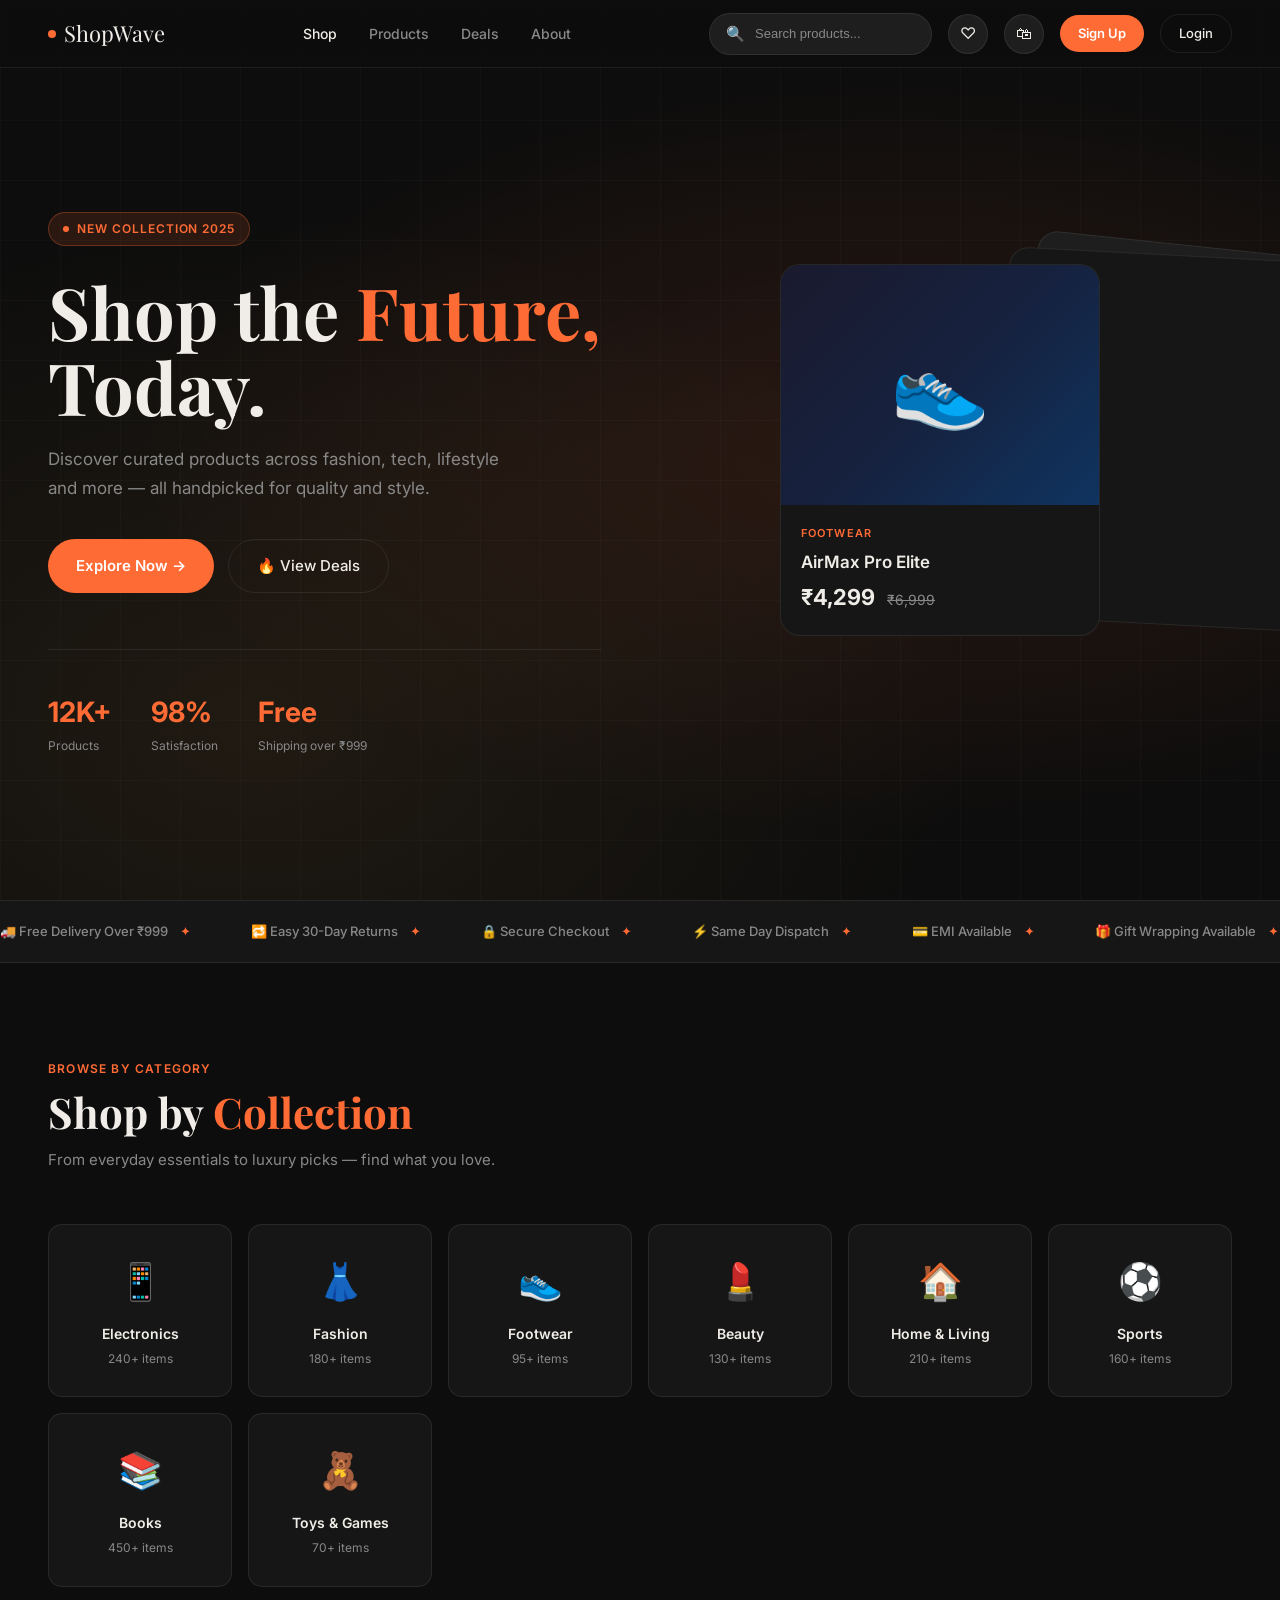
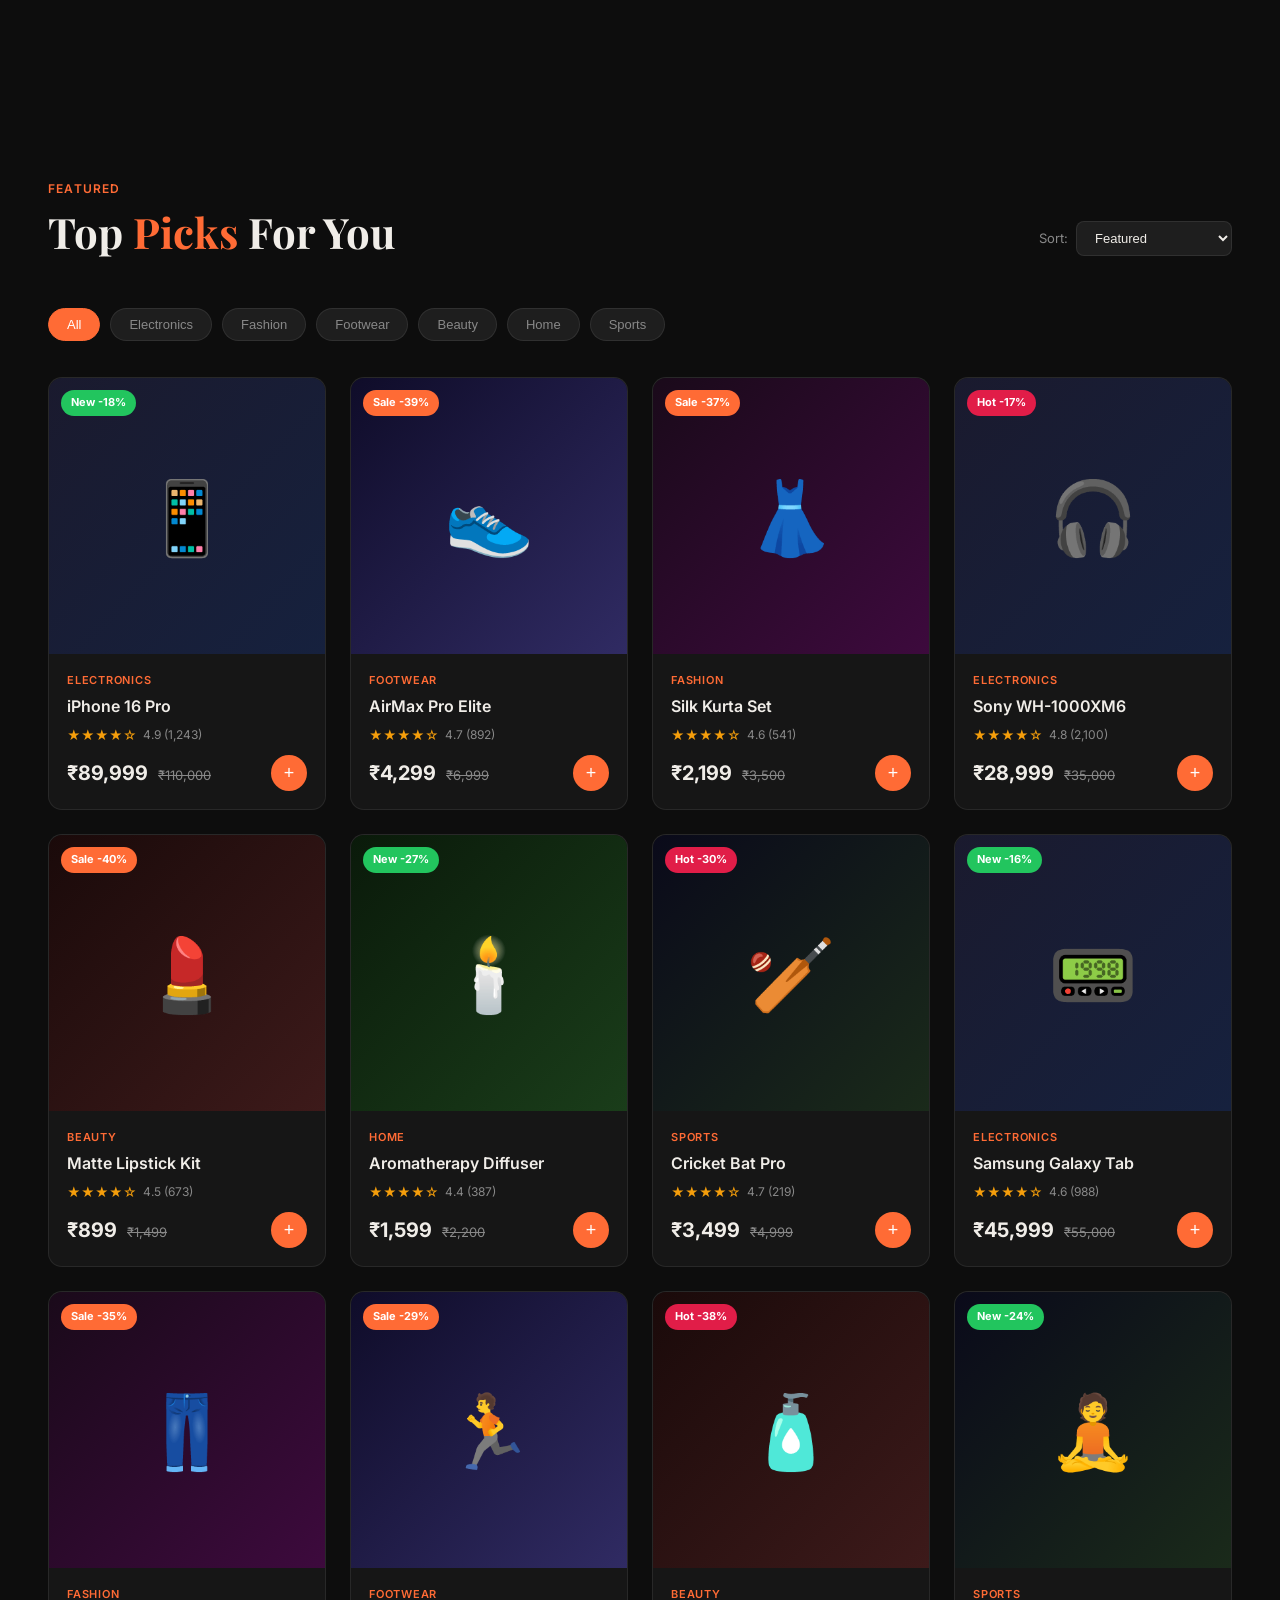
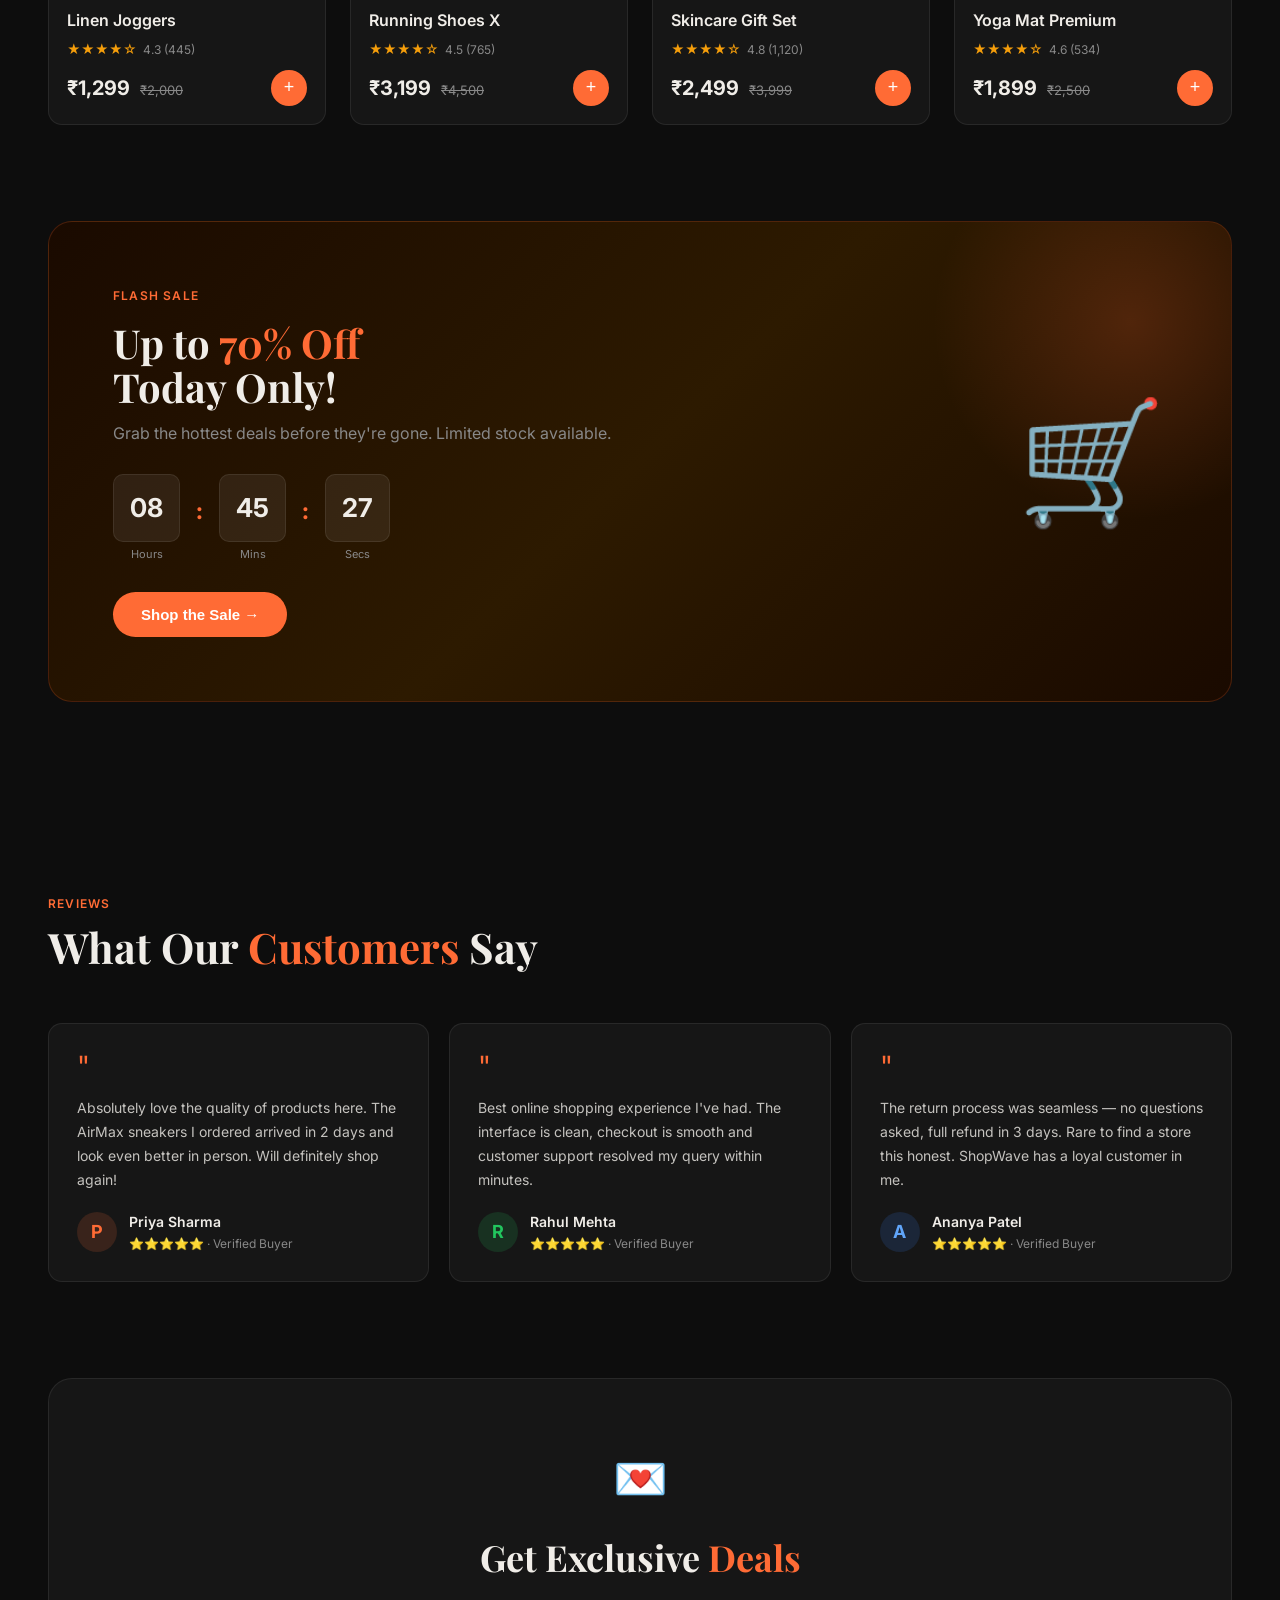
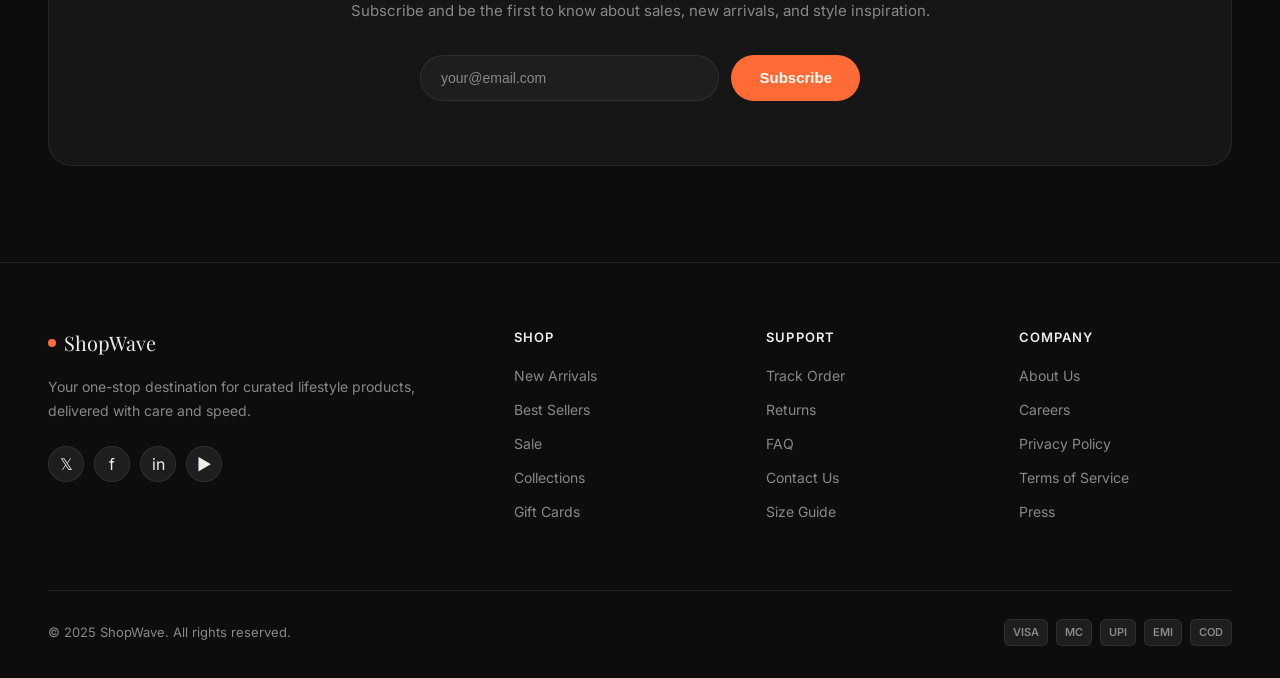
<file: index.html>
<!DOCTYPE html>
<html lang="en">
<head>
  <meta charset="UTF-8">
  <meta name="viewport" content="width=device-width, initial-scale=1.0">
  <title>ShopWave — Modern Shopping</title>
  <link href="https://fonts.googleapis.com/css2?family=Inter:wght@300;400;500;600;700&family=Playfair+Display:wght@700&display=swap" rel="stylesheet">
  <link rel="stylesheet" href="style.css">
</head>
<body>

  <!-- =============================================
       NAVBAR
       ============================================= -->
  <nav id="navbar">
    <a href="#" class="logo">
      <span class="logo-dot"></span>
      ShopWave
    </a>
    <ul class="nav-links">
      <li><a href="#categories" class="active">Shop</a></li>
      <li><a href="#products">Products</a></li>
      <li><a href="#deals">Deals</a></li>
      <li><a href="#about">About</a></li>
    </ul>
    <div class="nav-actions">
      <div class="search-box">
        <span class="search-icon">🔍</span>
        <input type="text" placeholder="Search products..." id="searchInput" oninput="filterSearch()">
      </div>
      <div class="btn-icon" onclick="toggleWishlist()" title="Wishlist">
        ♡
        <span class="badge" id="wishlistBadge" style="display:none">0</span>
      </div>
      <div class="btn-icon" onclick="openCart()" title="Cart">
        🛍
        <span class="badge" id="cartBadge" style="display:none">0</span>
      </div>
      <a href="signup.html" class="btn-primary" style="padding:8px 18px;font-size:13px;text-decoration:none">Sign Up</a>
      <a href="login.html" class="btn-outline" style="padding:8px 18px;font-size:13px;text-decoration:none">Login</a>
    </div>
  </nav>

  <!-- =============================================
       HERO
       ============================================= -->
  <section class="hero">
    <div class="hero-bg"></div>
    <div class="hero-grid-lines"></div>
    <div class="hero-content">
      <div class="hero-eyebrow">
        <span class="eyebrow-dot"></span>
        New Collection 2025
      </div>
      <h1>Shop the <em>Future,</em><br>Today.</h1>
      <p>Discover curated products across fashion, tech, lifestyle and more — all handpicked for quality and style.</p>
      <div class="hero-actions">
        <a href="#products" class="btn-primary">Explore Now →</a>
        <a href="#deals" class="btn-outline">🔥 View Deals</a>
      </div>
      <div class="hero-stats">
        <div class="stat">
          <div class="stat-num text-accent">12K+</div>
          <div class="stat-label">Products</div>
        </div>
        <div class="stat">
          <div class="stat-num text-accent">98%</div>
          <div class="stat-label">Satisfaction</div>
        </div>
        <div class="stat">
          <div class="stat-num text-accent">Free</div>
          <div class="stat-label">Shipping over ₹999</div>
        </div>
      </div>
    </div>
    <div class="hero-visual">
      <div class="hero-card-stack">
        <div class="hero-card-back"></div>
        <div class="hero-card-mid"></div>
        <div class="hero-card hero-card-front">
          <div class="hero-card-img"><span>👟</span></div>
          <div class="hero-card-body">
            <div class="hero-card-tag">Footwear</div>
            <div class="hero-card-name">AirMax Pro Elite</div>
            <div>
              <span class="hero-card-price">₹4,299</span>
              <span class="hero-card-old">₹6,999</span>
            </div>
          </div>
        </div>
      </div>
    </div>
  </section>

  <!-- =============================================
       MARQUEE BANNER
       ============================================= -->
  <div class="marquee-section">
    <div class="marquee-track">
      <span class="marquee-item">🚚 Free Delivery Over ₹999 <span>✦</span></span>
      <span class="marquee-item">🔁 Easy 30-Day Returns <span>✦</span></span>
      <span class="marquee-item">🔒 Secure Checkout <span>✦</span></span>
      <span class="marquee-item">⚡ Same Day Dispatch <span>✦</span></span>
      <span class="marquee-item">💳 EMI Available <span>✦</span></span>
      <span class="marquee-item">🎁 Gift Wrapping Available <span>✦</span></span>
      <span class="marquee-item">🌟 Top Rated Brands <span>✦</span></span>
      <span class="marquee-item">🚚 Free Delivery Over ₹999 <span>✦</span></span>
      <span class="marquee-item">🔁 Easy 30-Day Returns <span>✦</span></span>
      <span class="marquee-item">🔒 Secure Checkout <span>✦</span></span>
      <span class="marquee-item">⚡ Same Day Dispatch <span>✦</span></span>
      <span class="marquee-item">💳 EMI Available <span>✦</span></span>
      <span class="marquee-item">🎁 Gift Wrapping Available <span>✦</span></span>
      <span class="marquee-item">🌟 Top Rated Brands <span>✦</span></span>
    </div>
  </div>

  <!-- =============================================
       CATEGORIES
       ============================================= -->
  <section id="categories">
    <div class="section-header">
      <div class="section-eyebrow">Browse by Category</div>
      <h2 class="section-title">Shop by <em>Collection</em></h2>
      <p class="section-sub">From everyday essentials to luxury picks — find what you love.</p>
    </div>
    <div class="categories-grid">
      <a class="cat-card" href="#products" onclick="filterByCategory('Electronics')">
        <span class="cat-icon">📱</span>
        <div class="cat-name">Electronics</div>
        <div class="cat-count">240+ items</div>
      </a>
      <a class="cat-card" href="#products" onclick="filterByCategory('Fashion')">
        <span class="cat-icon">👗</span>
        <div class="cat-name">Fashion</div>
        <div class="cat-count">180+ items</div>
      </a>
      <a class="cat-card" href="#products" onclick="filterByCategory('Footwear')">
        <span class="cat-icon">👟</span>
        <div class="cat-name">Footwear</div>
        <div class="cat-count">95+ items</div>
      </a>
      <a class="cat-card" href="#products" onclick="filterByCategory('Beauty')">
        <span class="cat-icon">💄</span>
        <div class="cat-name">Beauty</div>
        <div class="cat-count">130+ items</div>
      </a>
      <a class="cat-card" href="#products" onclick="filterByCategory('Home')">
        <span class="cat-icon">🏠</span>
        <div class="cat-name">Home & Living</div>
        <div class="cat-count">210+ items</div>
      </a>
      <a class="cat-card" href="#products" onclick="filterByCategory('Sports')">
        <span class="cat-icon">⚽</span>
        <div class="cat-name">Sports</div>
        <div class="cat-count">160+ items</div>
      </a>
      <a class="cat-card" href="#products" onclick="filterByCategory('Books')">
        <span class="cat-icon">📚</span>
        <div class="cat-name">Books</div>
        <div class="cat-count">450+ items</div>
      </a>
      <a class="cat-card" href="#products" onclick="filterByCategory('Toys')">
        <span class="cat-icon">🧸</span>
        <div class="cat-name">Toys & Games</div>
        <div class="cat-count">70+ items</div>
      </a>
    </div>
  </section>

  <!-- =============================================
       PRODUCTS
       ============================================= -->
  <section id="products">
    <div class="section-header" style="display:flex;align-items:flex-end;justify-content:space-between;flex-wrap:wrap;gap:20px">
      <div>
        <div class="section-eyebrow">Featured</div>
        <h2 class="section-title">Top <em>Picks</em> For You</h2>
      </div>
      <div style="display:flex;gap:8px;align-items:center;">
        <span style="font-size:13px;color:var(--muted);">Sort:</span>
        <select id="sortSelect" onchange="sortProducts()"
          style="background:var(--surface2);border:1px solid var(--border);color:var(--text);padding:8px 14px;border-radius:8px;font-size:13px;outline:none;cursor:pointer">
          <option value="default">Featured</option>
          <option value="price-asc">Price: Low to High</option>
          <option value="price-desc">Price: High to Low</option>
          <option value="rating">Top Rated</option>
        </select>
      </div>
    </div>
    <div class="filter-bar" id="filterBar">
      <button class="filter-btn active" onclick="filterProducts('All',this)">All</button>
      <button class="filter-btn" onclick="filterProducts('Electronics',this)">Electronics</button>
      <button class="filter-btn" onclick="filterProducts('Fashion',this)">Fashion</button>
      <button class="filter-btn" onclick="filterProducts('Footwear',this)">Footwear</button>
      <button class="filter-btn" onclick="filterProducts('Beauty',this)">Beauty</button>
      <button class="filter-btn" onclick="filterProducts('Home',this)">Home</button>
      <button class="filter-btn" onclick="filterProducts('Sports',this)">Sports</button>
    </div>
    <div class="products-grid" id="productsGrid"></div>
  </section>

  <!-- =============================================
       FLASH SALE BANNER
       ============================================= -->
  <div class="banner-section" id="deals">
    <div class="banner">
      <div class="banner-glow"></div>
      <div class="banner-content">
        <div class="section-eyebrow" style="margin-bottom:16px">Flash Sale</div>
        <h2>Up to <em>70% Off</em><br>Today Only!</h2>
        <p>Grab the hottest deals before they're gone. Limited stock available.</p>
        <div class="timer">
          <div class="timer-block">
            <span class="timer-num" id="t-hours">08</span>
            <div class="timer-label">Hours</div>
          </div>
          <div class="timer-sep">:</div>
          <div class="timer-block">
            <span class="timer-num" id="t-mins">45</span>
            <div class="timer-label">Mins</div>
          </div>
          <div class="timer-sep">:</div>
          <div class="timer-block">
            <span class="timer-num" id="t-secs">30</span>
            <div class="timer-label">Secs</div>
          </div>
        </div>
        <button class="btn-primary"
          onclick="filterProducts('All', document.querySelector('.filter-btn')); document.getElementById('products').scrollIntoView({behavior:'smooth'})">
          Shop the Sale →
        </button>
      </div>
      <div class="banner-emoji">🛒</div>
    </div>
  </div>

  <!-- =============================================
       TESTIMONIALS
       ============================================= -->
  <section id="about">
    <div class="section-header">
      <div class="section-eyebrow">Reviews</div>
      <h2 class="section-title">What Our <em>Customers</em> Say</h2>
    </div>
    <div class="testimonials-grid">
      <div class="testimonial-card">
        <div class="t-quote">"</div>
        <p class="t-text">Absolutely love the quality of products here. The AirMax sneakers I ordered arrived in 2 days and look even better in person. Will definitely shop again!</p>
        <div class="t-author">
          <div class="t-avatar" style="background:rgba(255,107,53,0.15);color:var(--accent)">P</div>
          <div>
            <div class="t-name">Priya Sharma</div>
            <div class="t-role">⭐⭐⭐⭐⭐ · Verified Buyer</div>
          </div>
        </div>
      </div>
      <div class="testimonial-card">
        <div class="t-quote">"</div>
        <p class="t-text">Best online shopping experience I've had. The interface is clean, checkout is smooth and customer support resolved my query within minutes.</p>
        <div class="t-author">
          <div class="t-avatar" style="background:rgba(34,197,94,0.15);color:var(--green)">R</div>
          <div>
            <div class="t-name">Rahul Mehta</div>
            <div class="t-role">⭐⭐⭐⭐⭐ · Verified Buyer</div>
          </div>
        </div>
      </div>
      <div class="testimonial-card">
        <div class="t-quote">"</div>
        <p class="t-text">The return process was seamless — no questions asked, full refund in 3 days. Rare to find a store this honest. ShopWave has a loyal customer in me.</p>
        <div class="t-author">
          <div class="t-avatar" style="background:rgba(59,130,246,0.15);color:#60a5fa">A</div>
          <div>
            <div class="t-name">Ananya Patel</div>
            <div class="t-role">⭐⭐⭐⭐⭐ · Verified Buyer</div>
          </div>
        </div>
      </div>
    </div>
  </section>

  <!-- =============================================
       NEWSLETTER
       ============================================= -->
  <div class="newsletter-section">
    <div class="newsletter">
      <div style="font-size:44px;margin-bottom:16px">💌</div>
      <h2>Get Exclusive <span style="color:var(--accent)">Deals</span></h2>
      <p>Subscribe and be the first to know about sales, new arrivals, and style inspiration.</p>
      <div class="newsletter-form">
        <input type="email" class="newsletter-input" placeholder="your@email.com" id="emailInput">
        <button class="btn-primary" onclick="subscribeNewsletter()">Subscribe</button>
      </div>
    </div>
  </div>

  <!-- =============================================
       FOOTER
       ============================================= -->
  <footer>
    <div class="footer-grid">
      <div class="footer-brand">
        <a href="#" class="logo" style="font-size:20px">
          <span class="logo-dot"></span> ShopWave
        </a>
        <p>Your one-stop destination for curated lifestyle products, delivered with care and speed.</p>
        <div class="social-links">
          <div class="social-btn">𝕏</div>
          <div class="social-btn">f</div>
          <div class="social-btn">in</div>
          <div class="social-btn">▶</div>
        </div>
      </div>
      <div class="footer-col">
        <h4>Shop</h4>
        <ul>
          <li><a href="#">New Arrivals</a></li>
          <li><a href="#">Best Sellers</a></li>
          <li><a href="#">Sale</a></li>
          <li><a href="#">Collections</a></li>
          <li><a href="#">Gift Cards</a></li>
        </ul>
      </div>
      <div class="footer-col">
        <h4>Support</h4>
        <ul>
          <li><a href="#">Track Order</a></li>
          <li><a href="#">Returns</a></li>
          <li><a href="#">FAQ</a></li>
          <li><a href="#">Contact Us</a></li>
          <li><a href="#">Size Guide</a></li>
        </ul>
      </div>
      <div class="footer-col">
        <h4>Company</h4>
        <ul>
          <li><a href="#">About Us</a></li>
          <li><a href="#">Careers</a></li>
          <li><a href="#">Privacy Policy</a></li>
          <li><a href="#">Terms of Service</a></li>
          <li><a href="#">Press</a></li>
        </ul>
      </div>
    </div>
    <div class="footer-bottom">
      <div>© 2025 ShopWave. All rights reserved.</div>
      <div class="footer-payments">
        <span class="payment-badge">VISA</span>
        <span class="payment-badge">MC</span>
        <span class="payment-badge">UPI</span>
        <span class="payment-badge">EMI</span>
        <span class="payment-badge">COD</span>
      </div>
    </div>
  </footer>

  <!-- =============================================
       CART SLIDE PANEL
       ============================================= -->
  <div class="cart-overlay" id="cartOverlay" onclick="closeCart()"></div>
  <div class="cart-panel" id="cartPanel">
    <div class="cart-header">
      <h3>Your Cart 🛍</h3>
      <button class="cart-close" onclick="closeCart()">✕</button>
    </div>
    <div id="cartBody" style="display:flex;flex-direction:column;flex:1;overflow:hidden">
      <div class="cart-items" id="cartItems"></div>
      <div class="cart-footer" id="cartFooter" style="display:none">
        <div class="cart-total">
          <span class="cart-total-label">Total</span>
          <span class="cart-total-amount" id="cartTotal">₹0</span>
        </div>
        <button class="btn-primary" style="width:100%;justify-content:center" onclick="checkout()">Checkout →</button>
      </div>
    </div>
  </div>

  <!-- =============================================
       PRODUCT QUICK-VIEW MODAL
       ============================================= -->
  <div class="modal-overlay" id="modalOverlay" onclick="closeModal(event)">
    <div class="modal" id="modal">
      <div class="modal-header">
        <h3 id="modalTitle">Product Details</h3>
        <button class="cart-close" onclick="closeModal(null,true)">✕</button>
      </div>
      <div class="modal-body">
        <div class="modal-img" id="modalImg"></div>
        <div class="modal-info">
          <div class="modal-cat"  id="modalCat"></div>
          <div class="modal-name" id="modalName"></div>
          <div class="modal-rating">
            <span class="stars"  id="modalStars"></span>
            <span id="modalRating" style="font-size:13px;color:var(--muted)"></span>
          </div>
          <div>
            <span class="modal-price"     id="modalPrice"></span>
            <span class="modal-price-old" id="modalOld"></span>
          </div>
          <p class="modal-desc" id="modalDesc"></p>
          <hr class="modal-divider">
          <div class="modal-label">Select Size</div>
          <div class="size-grid" id="sizeGrid"></div>
          <div class="modal-actions">
            <button class="btn-primary"  style="flex:1;justify-content:center" id="modalAddBtn">Add to Cart</button>
            <button class="btn-outline"  style="padding:14px 18px"             id="modalWishBtn">♡</button>
          </div>
        </div>
      </div>
    </div>
  </div>

  <!-- =============================================
       TOAST CONTAINER
       ============================================= -->
  <div class="toast-container" id="toastContainer"></div>

  <!-- =============================================
       SCROLL TO TOP BUTTON
       ============================================= -->
  <div class="scroll-top" id="scrollTop" onclick="window.scrollTo({top:0,behavior:'smooth'})">↑</div>

  <script src="script.js"></script>
</body>
</html>
</file>
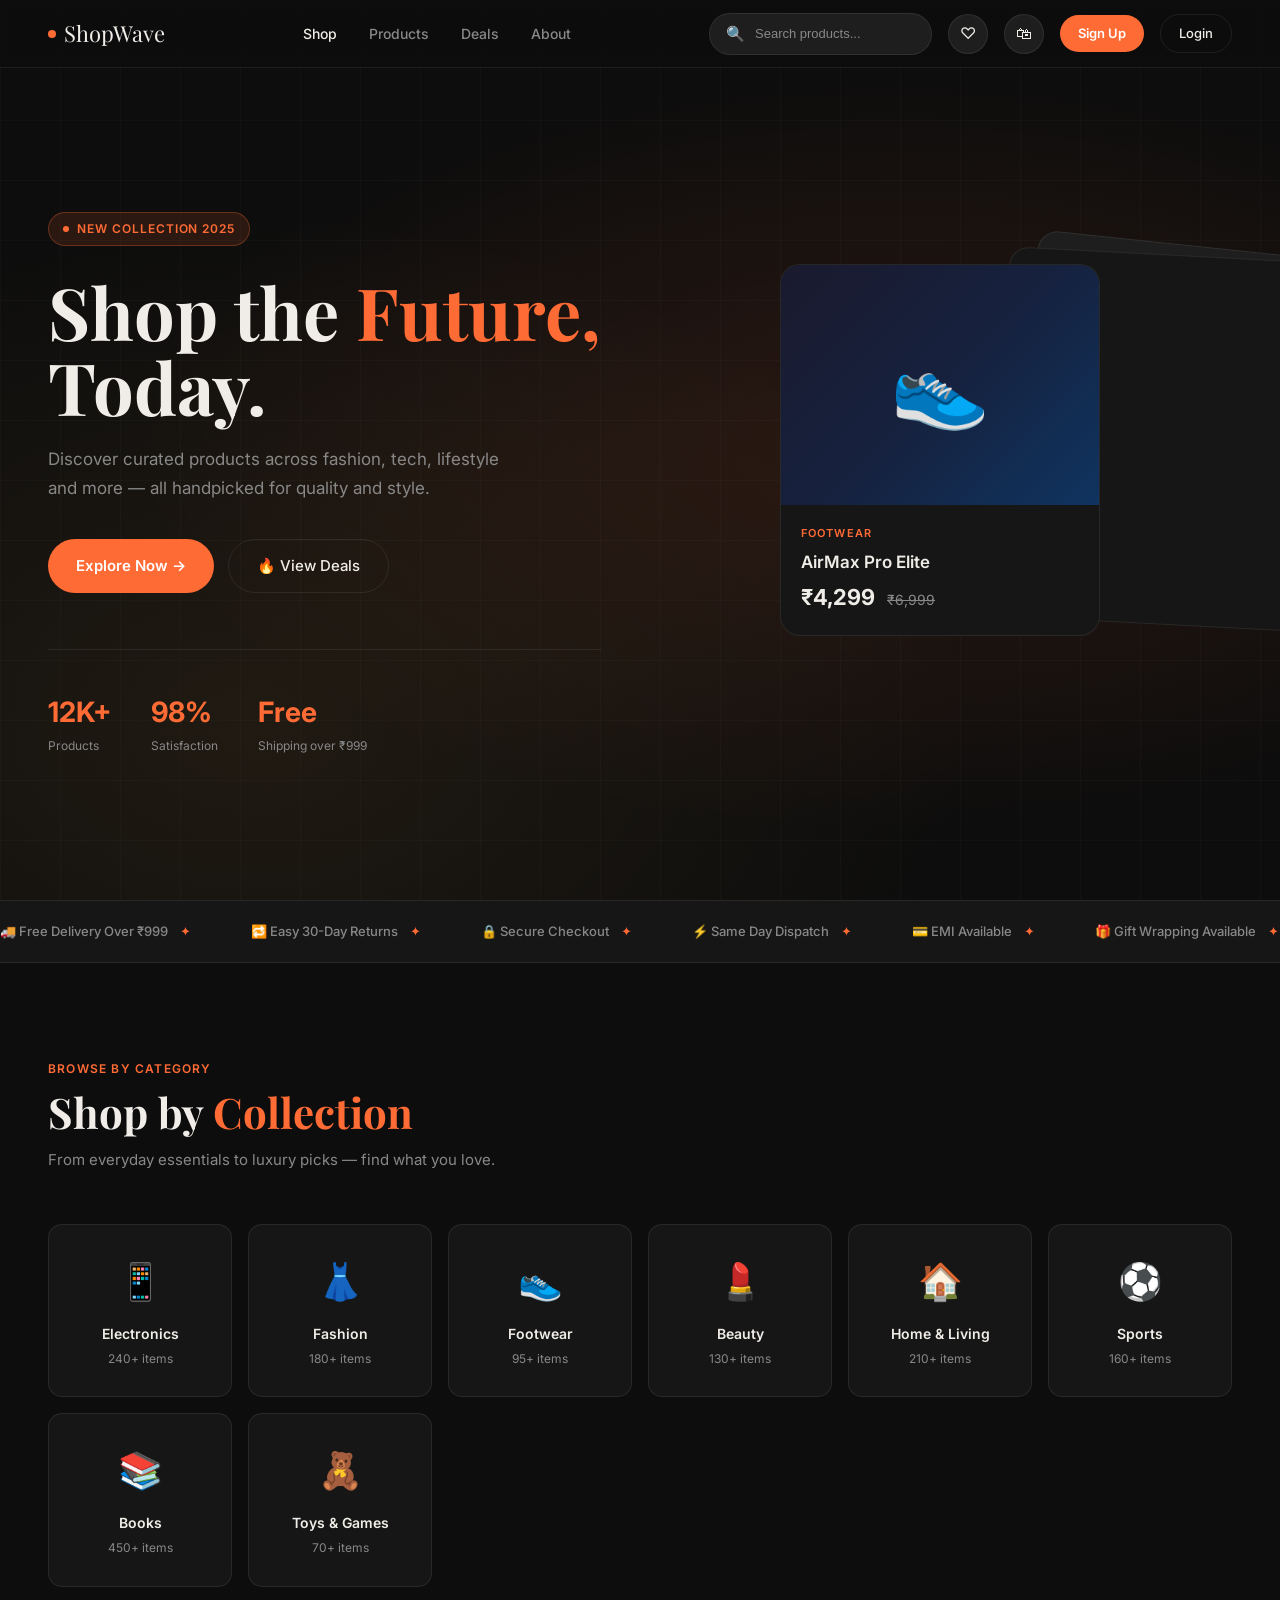
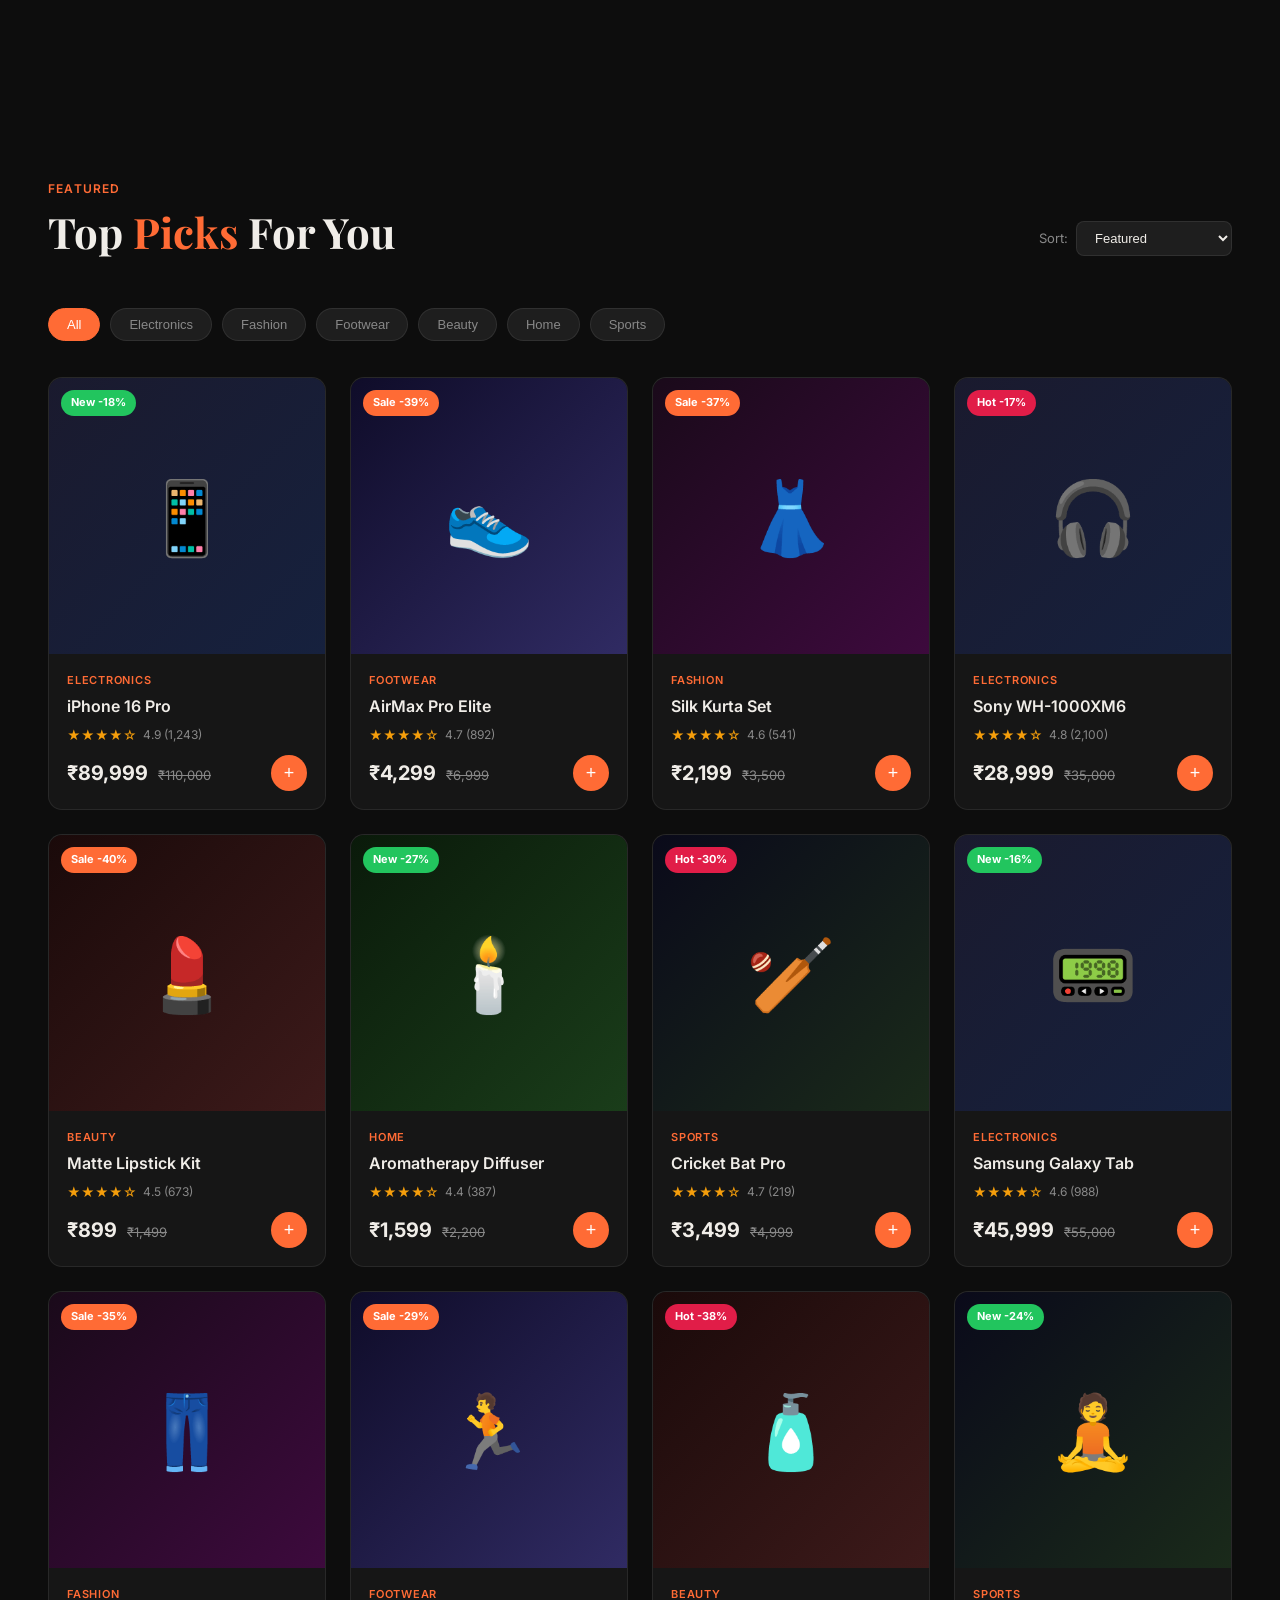
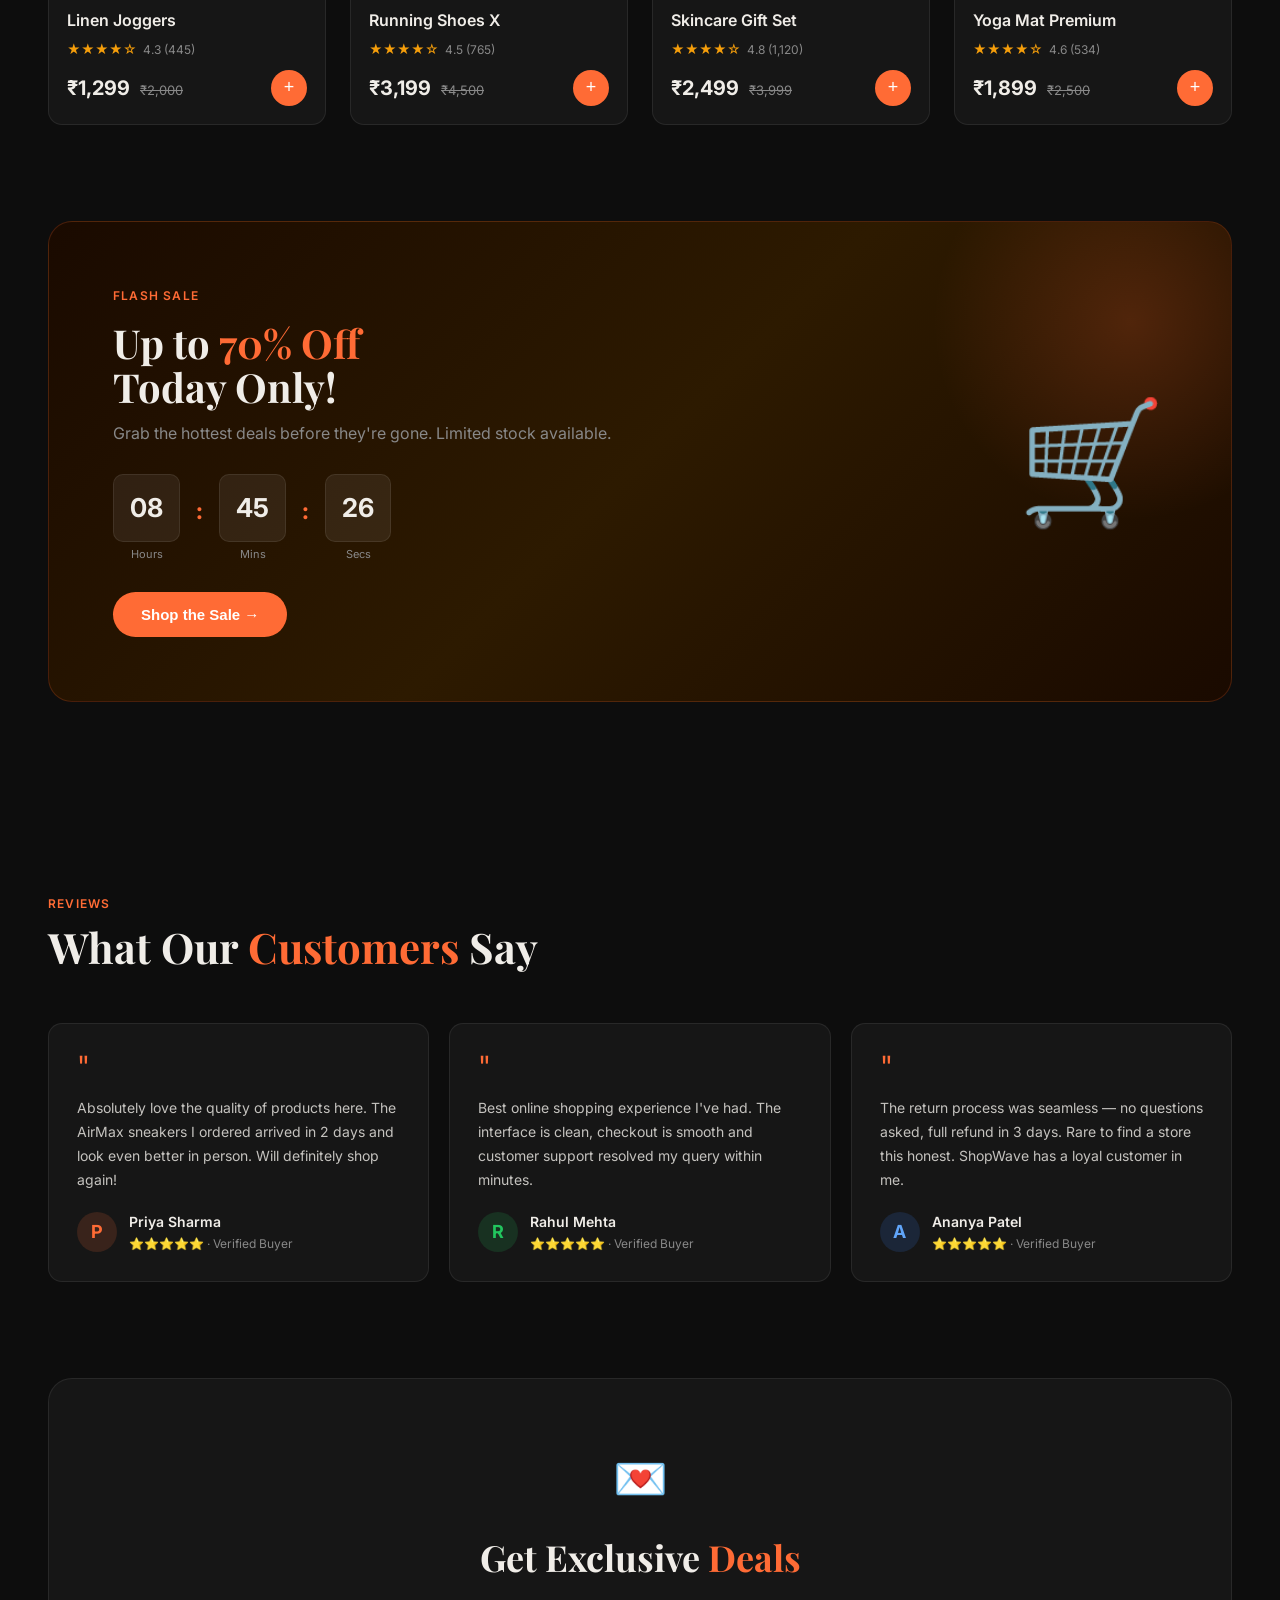
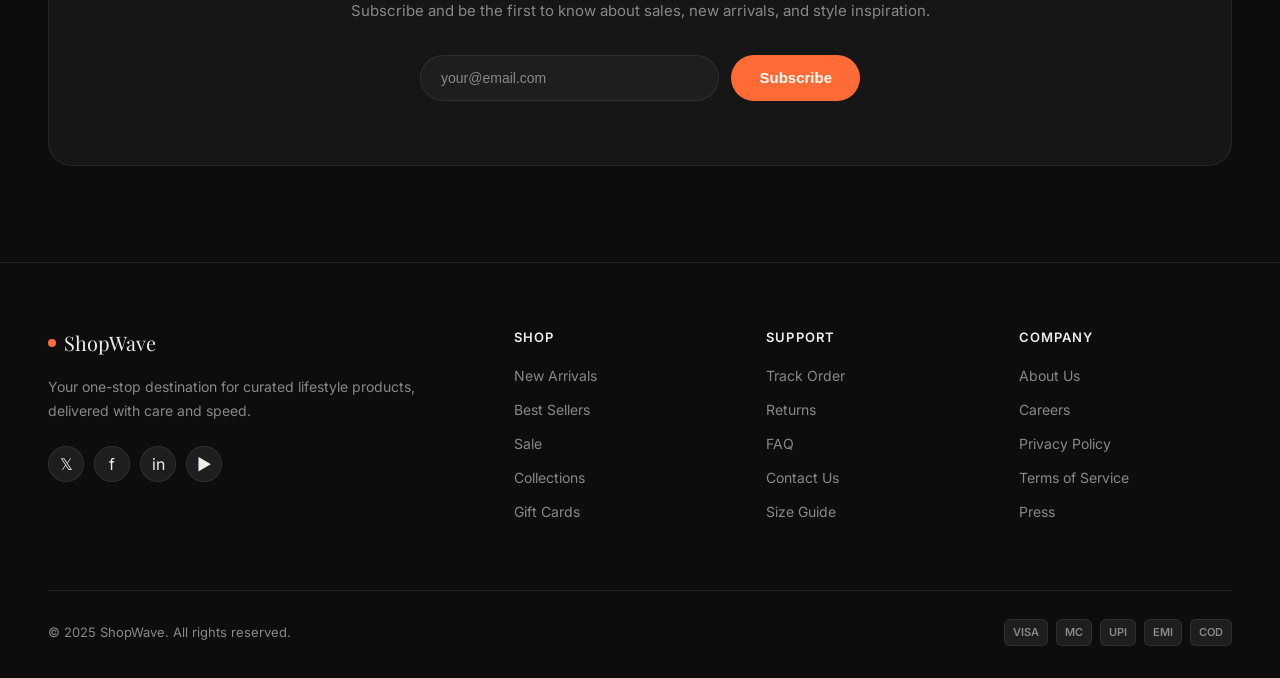
<file: templates/index.html>
<!DOCTYPE html>
<html lang="en">
<head>
  <meta charset="UTF-8">
  <meta name="viewport" content="width=device-width, initial-scale=1.0">
  <title>ShopWave — Modern Shopping</title>
  <link href="https://fonts.googleapis.com/css2?family=Inter:wght@300;400;500;600;700&family=Playfair+Display:wght@700&display=swap" rel="stylesheet">
  <link rel="stylesheet" href="/static/style.css">
</head>
<body>

  <!-- =============================================
       NAVBAR
       ============================================= -->
  <nav id="navbar">
    <a href="#" class="logo">
      <span class="logo-dot"></span>
      ShopWave
    </a>
    <ul class="nav-links">
      <li><a href="#categories" class="active">Shop</a></li>
      <li><a href="#products">Products</a></li>
      <li><a href="#deals">Deals</a></li>
      <li><a href="#about">About</a></li>
    </ul>
    <div class="nav-actions">
      <div class="search-box">
        <span class="search-icon">🔍</span>
        <input type="text" placeholder="Search products..." id="searchInput" oninput="filterSearch()">
      </div>
      <div class="btn-icon" onclick="toggleWishlist()" title="Wishlist">
        ♡
        <span class="badge" id="wishlistBadge" style="display:none">0</span>
      </div>
      <div class="btn-icon" onclick="openCart()" title="Cart">
        🛍
        <span class="badge" id="cartBadge" style="display:none">0</span>
      </div>
      <a href="/signup-page" class="btn-primary" style="padding:8px 18px;font-size:13px;text-decoration:none">Sign Up</a>

        <a href="/login-page" class="btn-outline" style="padding:8px 18px;font-size:13px;text-decoration:none">Login</a>
    </div>
  </nav>

  <!-- =============================================
       HERO
       ============================================= -->
  <section class="hero">
    <div class="hero-bg"></div>
    <div class="hero-grid-lines"></div>
    <div class="hero-content">
      <div class="hero-eyebrow">
        <span class="eyebrow-dot"></span>
        New Collection 2025
      </div>
      <h1>Shop the <em>Future,</em><br>Today.</h1>
      <p>Discover curated products across fashion, tech, lifestyle and more — all handpicked for quality and style.</p>
      <div class="hero-actions">
        <a href="#products" class="btn-primary">Explore Now →</a>
        <a href="#deals" class="btn-outline">🔥 View Deals</a>
      </div>
      <div class="hero-stats">
        <div class="stat">
          <div class="stat-num text-accent">12K+</div>
          <div class="stat-label">Products</div>
        </div>
        <div class="stat">
          <div class="stat-num text-accent">98%</div>
          <div class="stat-label">Satisfaction</div>
        </div>
        <div class="stat">
          <div class="stat-num text-accent">Free</div>
          <div class="stat-label">Shipping over ₹999</div>
        </div>
      </div>
    </div>
    <div class="hero-visual">
      <div class="hero-card-stack">
        <div class="hero-card-back"></div>
        <div class="hero-card-mid"></div>
        <div class="hero-card hero-card-front">
          <div class="hero-card-img"><span>👟</span></div>
          <div class="hero-card-body">
            <div class="hero-card-tag">Footwear</div>
            <div class="hero-card-name">AirMax Pro Elite</div>
            <div>
              <span class="hero-card-price">₹4,299</span>
              <span class="hero-card-old">₹6,999</span>
            </div>
          </div>
        </div>
      </div>
    </div>
  </section>

  <!-- =============================================
       MARQUEE BANNER
       ============================================= -->
  <div class="marquee-section">
    <div class="marquee-track">
      <span class="marquee-item">🚚 Free Delivery Over ₹999 <span>✦</span></span>
      <span class="marquee-item">🔁 Easy 30-Day Returns <span>✦</span></span>
      <span class="marquee-item">🔒 Secure Checkout <span>✦</span></span>
      <span class="marquee-item">⚡ Same Day Dispatch <span>✦</span></span>
      <span class="marquee-item">💳 EMI Available <span>✦</span></span>
      <span class="marquee-item">🎁 Gift Wrapping Available <span>✦</span></span>
      <span class="marquee-item">🌟 Top Rated Brands <span>✦</span></span>
      <span class="marquee-item">🚚 Free Delivery Over ₹999 <span>✦</span></span>
      <span class="marquee-item">🔁 Easy 30-Day Returns <span>✦</span></span>
      <span class="marquee-item">🔒 Secure Checkout <span>✦</span></span>
      <span class="marquee-item">⚡ Same Day Dispatch <span>✦</span></span>
      <span class="marquee-item">💳 EMI Available <span>✦</span></span>
      <span class="marquee-item">🎁 Gift Wrapping Available <span>✦</span></span>
      <span class="marquee-item">🌟 Top Rated Brands <span>✦</span></span>
    </div>
  </div>

  <!-- =============================================
       CATEGORIES
       ============================================= -->
  <section id="categories">
    <div class="section-header">
      <div class="section-eyebrow">Browse by Category</div>
      <h2 class="section-title">Shop by <em>Collection</em></h2>
      <p class="section-sub">From everyday essentials to luxury picks — find what you love.</p>
    </div>
    <div class="categories-grid">
      <a class="cat-card" href="#products" onclick="filterByCategory('Electronics')">
        <span class="cat-icon">📱</span>
        <div class="cat-name">Electronics</div>
        <div class="cat-count">240+ items</div>
      </a>
      <a class="cat-card" href="#products" onclick="filterByCategory('Fashion')">
        <span class="cat-icon">👗</span>
        <div class="cat-name">Fashion</div>
        <div class="cat-count">180+ items</div>
      </a>
      <a class="cat-card" href="#products" onclick="filterByCategory('Footwear')">
        <span class="cat-icon">👟</span>
        <div class="cat-name">Footwear</div>
        <div class="cat-count">95+ items</div>
      </a>
      <a class="cat-card" href="#products" onclick="filterByCategory('Beauty')">
        <span class="cat-icon">💄</span>
        <div class="cat-name">Beauty</div>
        <div class="cat-count">130+ items</div>
      </a>
      <a class="cat-card" href="#products" onclick="filterByCategory('Home')">
        <span class="cat-icon">🏠</span>
        <div class="cat-name">Home & Living</div>
        <div class="cat-count">210+ items</div>
      </a>
      <a class="cat-card" href="#products" onclick="filterByCategory('Sports')">
        <span class="cat-icon">⚽</span>
        <div class="cat-name">Sports</div>
        <div class="cat-count">160+ items</div>
      </a>
      <a class="cat-card" href="#products" onclick="filterByCategory('Books')">
        <span class="cat-icon">📚</span>
        <div class="cat-name">Books</div>
        <div class="cat-count">450+ items</div>
      </a>
      <a class="cat-card" href="#products" onclick="filterByCategory('Toys')">
        <span class="cat-icon">🧸</span>
        <div class="cat-name">Toys & Games</div>
        <div class="cat-count">70+ items</div>
      </a>
    </div>
  </section>

  <!-- =============================================
       PRODUCTS
       ============================================= -->
  <section id="products">
    <div class="section-header" style="display:flex;align-items:flex-end;justify-content:space-between;flex-wrap:wrap;gap:20px">
      <div>
        <div class="section-eyebrow">Featured</div>
        <h2 class="section-title">Top <em>Picks</em> For You</h2>
      </div>
      <div style="display:flex;gap:8px;align-items:center;">
        <span style="font-size:13px;color:var(--muted);">Sort:</span>
        <select id="sortSelect" onchange="sortProducts()"
          style="background:var(--surface2);border:1px solid var(--border);color:var(--text);padding:8px 14px;border-radius:8px;font-size:13px;outline:none;cursor:pointer">
          <option value="default">Featured</option>
          <option value="price-asc">Price: Low to High</option>
          <option value="price-desc">Price: High to Low</option>
          <option value="rating">Top Rated</option>
        </select>
      </div>
    </div>
    <div class="filter-bar" id="filterBar">
      <button class="filter-btn active" onclick="filterProducts('All',this)">All</button>
      <button class="filter-btn" onclick="filterProducts('Electronics',this)">Electronics</button>
      <button class="filter-btn" onclick="filterProducts('Fashion',this)">Fashion</button>
      <button class="filter-btn" onclick="filterProducts('Footwear',this)">Footwear</button>
      <button class="filter-btn" onclick="filterProducts('Beauty',this)">Beauty</button>
      <button class="filter-btn" onclick="filterProducts('Home',this)">Home</button>
      <button class="filter-btn" onclick="filterProducts('Sports',this)">Sports</button>
    </div>
    <div class="products-grid" id="productsGrid"></div>
  </section>

  <!-- =============================================
       FLASH SALE BANNER
       ============================================= -->
  <div class="banner-section" id="deals">
    <div class="banner">
      <div class="banner-glow"></div>
      <div class="banner-content">
        <div class="section-eyebrow" style="margin-bottom:16px">Flash Sale</div>
        <h2>Up to <em>70% Off</em><br>Today Only!</h2>
        <p>Grab the hottest deals before they're gone. Limited stock available.</p>
        <div class="timer">
          <div class="timer-block">
            <span class="timer-num" id="t-hours">08</span>
            <div class="timer-label">Hours</div>
          </div>
          <div class="timer-sep">:</div>
          <div class="timer-block">
            <span class="timer-num" id="t-mins">45</span>
            <div class="timer-label">Mins</div>
          </div>
          <div class="timer-sep">:</div>
          <div class="timer-block">
            <span class="timer-num" id="t-secs">30</span>
            <div class="timer-label">Secs</div>
          </div>
        </div>
        <button class="btn-primary"
          onclick="filterProducts('All', document.querySelector('.filter-btn')); document.getElementById('products').scrollIntoView({behavior:'smooth'})">
          Shop the Sale →
        </button>
      </div>
      <div class="banner-emoji">🛒</div>
    </div>
  </div>

  <!-- =============================================
       TESTIMONIALS
       ============================================= -->
  <section id="about">
    <div class="section-header">
      <div class="section-eyebrow">Reviews</div>
      <h2 class="section-title">What Our <em>Customers</em> Say</h2>
    </div>
    <div class="testimonials-grid">
      <div class="testimonial-card">
        <div class="t-quote">"</div>
        <p class="t-text">Absolutely love the quality of products here. The AirMax sneakers I ordered arrived in 2 days and look even better in person. Will definitely shop again!</p>
        <div class="t-author">
          <div class="t-avatar" style="background:rgba(255,107,53,0.15);color:var(--accent)">P</div>
          <div>
            <div class="t-name">Priya Sharma</div>
            <div class="t-role">⭐⭐⭐⭐⭐ · Verified Buyer</div>
          </div>
        </div>
      </div>
      <div class="testimonial-card">
        <div class="t-quote">"</div>
        <p class="t-text">Best online shopping experience I've had. The interface is clean, checkout is smooth and customer support resolved my query within minutes.</p>
        <div class="t-author">
          <div class="t-avatar" style="background:rgba(34,197,94,0.15);color:var(--green)">R</div>
          <div>
            <div class="t-name">Rahul Mehta</div>
            <div class="t-role">⭐⭐⭐⭐⭐ · Verified Buyer</div>
          </div>
        </div>
      </div>
      <div class="testimonial-card">
        <div class="t-quote">"</div>
        <p class="t-text">The return process was seamless — no questions asked, full refund in 3 days. Rare to find a store this honest. ShopWave has a loyal customer in me.</p>
        <div class="t-author">
          <div class="t-avatar" style="background:rgba(59,130,246,0.15);color:#60a5fa">A</div>
          <div>
            <div class="t-name">Ananya Patel</div>
            <div class="t-role">⭐⭐⭐⭐⭐ · Verified Buyer</div>
          </div>
        </div>
      </div>
    </div>
  </section>

  <!-- =============================================
       NEWSLETTER
       ============================================= -->
  <div class="newsletter-section">
    <div class="newsletter">
      <div style="font-size:44px;margin-bottom:16px">💌</div>
      <h2>Get Exclusive <span style="color:var(--accent)">Deals</span></h2>
      <p>Subscribe and be the first to know about sales, new arrivals, and style inspiration.</p>
      <div class="newsletter-form">
        <input type="email" class="newsletter-input" placeholder="your@email.com" id="emailInput">
        <button class="btn-primary" onclick="subscribeNewsletter()">Subscribe</button>
      </div>
    </div>
  </div>

  <!-- =============================================
       FOOTER
       ============================================= -->
  <footer>
    <div class="footer-grid">
      <div class="footer-brand">
        <a href="#" class="logo" style="font-size:20px">
          <span class="logo-dot"></span> ShopWave
        </a>
        <p>Your one-stop destination for curated lifestyle products, delivered with care and speed.</p>
        <div class="social-links">
          <div class="social-btn">𝕏</div>
          <div class="social-btn">f</div>
          <div class="social-btn">in</div>
          <div class="social-btn">▶</div>
        </div>
      </div>
      <div class="footer-col">
        <h4>Shop</h4>
        <ul>
          <li><a href="#">New Arrivals</a></li>
          <li><a href="#">Best Sellers</a></li>
          <li><a href="#">Sale</a></li>
          <li><a href="#">Collections</a></li>
          <li><a href="#">Gift Cards</a></li>
        </ul>
      </div>
      <div class="footer-col">
        <h4>Support</h4>
        <ul>
          <li><a href="#">Track Order</a></li>
          <li><a href="#">Returns</a></li>
          <li><a href="#">FAQ</a></li>
          <li><a href="#">Contact Us</a></li>
          <li><a href="#">Size Guide</a></li>
        </ul>
      </div>
      <div class="footer-col">
        <h4>Company</h4>
        <ul>
          <li><a href="#">About Us</a></li>
          <li><a href="#">Careers</a></li>
          <li><a href="#">Privacy Policy</a></li>
          <li><a href="#">Terms of Service</a></li>
          <li><a href="#">Press</a></li>
        </ul>
      </div>
    </div>
    <div class="footer-bottom">
      <div>© 2025 ShopWave. All rights reserved.</div>
      <div class="footer-payments">
        <span class="payment-badge">VISA</span>
        <span class="payment-badge">MC</span>
        <span class="payment-badge">UPI</span>
        <span class="payment-badge">EMI</span>
        <span class="payment-badge">COD</span>
      </div>
    </div>
  </footer>

  <!-- =============================================
       CART SLIDE PANEL
       ============================================= -->
  <div class="cart-overlay" id="cartOverlay" onclick="closeCart()"></div>
  <div class="cart-panel" id="cartPanel">
    <div class="cart-header">
      <h3>Your Cart 🛍</h3>
      <button class="cart-close" onclick="closeCart()">✕</button>
    </div>
    <div id="cartBody" style="display:flex;flex-direction:column;flex:1;overflow:hidden">
      <div class="cart-items" id="cartItems"></div>
      <div class="cart-footer" id="cartFooter" style="display:none">
        <div class="cart-total">
          <span class="cart-total-label">Total</span>
          <span class="cart-total-amount" id="cartTotal">₹0</span>
        </div>
        <button class="btn-primary" style="width:100%;justify-content:center" onclick="checkout()">Checkout →</button>
      </div>
    </div>
  </div>

  <!-- =============================================
       PRODUCT QUICK-VIEW MODAL
       ============================================= -->
  <div class="modal-overlay" id="modalOverlay" onclick="closeModal(event)">
    <div class="modal" id="modal">
      <div class="modal-header">
        <h3 id="modalTitle">Product Details</h3>
        <button class="cart-close" onclick="closeModal(null,true)">✕</button>
      </div>
      <div class="modal-body">
        <div class="modal-img" id="modalImg"></div>
        <div class="modal-info">
          <div class="modal-cat"  id="modalCat"></div>
          <div class="modal-name" id="modalName"></div>
          <div class="modal-rating">
            <span class="stars"  id="modalStars"></span>
            <span id="modalRating" style="font-size:13px;color:var(--muted)"></span>
          </div>
          <div>
            <span class="modal-price"     id="modalPrice"></span>
            <span class="modal-price-old" id="modalOld"></span>
          </div>
          <p class="modal-desc" id="modalDesc"></p>
          <hr class="modal-divider">
          <div class="modal-label">Select Size</div>
          <div class="size-grid" id="sizeGrid"></div>
          <div class="modal-actions">
            <button class="btn-primary"  style="flex:1;justify-content:center" id="modalAddBtn">Add to Cart</button>
            <button class="btn-outline"  style="padding:14px 18px"             id="modalWishBtn">♡</button>
          </div>
        </div>
      </div>
    </div>
  </div>

  <!-- =============================================
       TOAST CONTAINER
       ============================================= -->
  <div class="toast-container" id="toastContainer"></div>

  <!-- =============================================
       SCROLL TO TOP BUTTON
       ============================================= -->
  <div class="scroll-top" id="scrollTop" onclick="window.scrollTo({top:0,behavior:'smooth'})">↑</div>

 <script src="/static/script.js"></script>
</body>
</html>
</file>
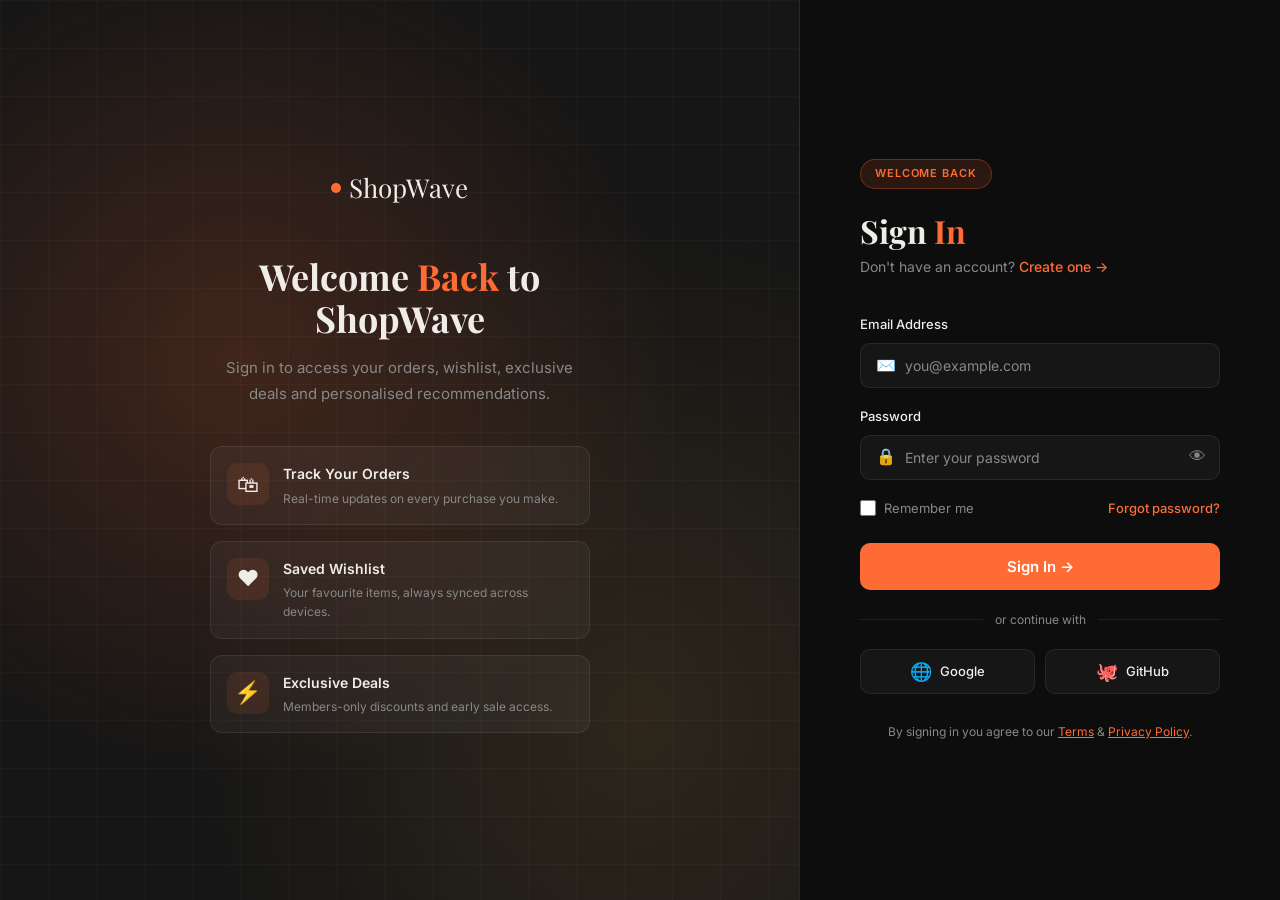
<file: login.html>
<!DOCTYPE html>
<html lang="en">
<head>
  <meta charset="UTF-8">
  <meta name="viewport" content="width=device-width, initial-scale=1.0">
  <title>ShopWave — Login</title>
  <link href="https://fonts.googleapis.com/css2?family=Inter:wght@300;400;500;600;700&family=Playfair+Display:wght@700&display=swap" rel="stylesheet">
  <link rel="stylesheet" href="style.css">
  <style>
    /* ── Auth layout ── */
    body { min-height: 100vh; display: flex; }

    .auth-page {
      display: flex;
      width: 100%;
      min-height: 100vh;
    }

    /* ── Left panel – decorative ── */
    .auth-left {
      flex: 1;
      background:
        radial-gradient(ellipse at 30% 40%, rgba(255,107,53,0.18) 0%, transparent 55%),
        radial-gradient(ellipse at 80% 80%, rgba(255,179,71,0.10) 0%, transparent 50%),
        var(--surface);
      display: flex;
      flex-direction: column;
      align-items: center;
      justify-content: center;
      padding: 60px;
      position: relative;
      overflow: hidden;
      border-right: 1px solid var(--border);
    }

    .auth-left-grid {
      position: absolute; inset: 0;
      background-image:
        linear-gradient(rgba(255,255,255,0.025) 1px, transparent 1px),
        linear-gradient(90deg, rgba(255,255,255,0.025) 1px, transparent 1px);
      background-size: 48px 48px;
    }

    .auth-left-content { position: relative; z-index: 1; text-align: center; max-width: 380px; }

    .auth-brand {
      display: inline-flex; align-items: center; gap: 8px;
      font-family: 'Playfair Display', serif;
      font-size: 26px; color: var(--text);
      text-decoration: none; margin-bottom: 48px;
    }
    .auth-brand-dot { width: 10px; height: 10px; background: var(--accent); border-radius: 50%; }

    .auth-left h2 {
      font-family: 'Playfair Display', serif;
      font-size: 36px; line-height: 1.15;
      margin-bottom: 16px;
    }
    .auth-left h2 em { font-style: normal; color: var(--accent); }
    .auth-left p { color: var(--muted); font-size: 15px; line-height: 1.7; margin-bottom: 40px; }

    .auth-features { display: flex; flex-direction: column; gap: 16px; text-align: left; }
    .auth-feature {
      display: flex; align-items: flex-start; gap: 14px;
      background: rgba(255,255,255,0.04); border: 1px solid var(--border);
      border-radius: 12px; padding: 16px;
    }
    .auth-feature-icon {
      font-size: 22px; flex-shrink: 0;
      width: 42px; height: 42px;
      background: rgba(255,107,53,0.1); border-radius: 10px;
      display: flex; align-items: center; justify-content: center;
    }
    .auth-feature-title { font-size: 14px; font-weight: 600; margin-bottom: 3px; }
    .auth-feature-sub   { font-size: 12px; color: var(--muted); }

    /* ── Right panel – form ── */
    .auth-right {
      width: 480px;
      flex-shrink: 0;
      display: flex;
      flex-direction: column;
      align-items: center;
      justify-content: center;
      padding: 60px 48px;
      background: var(--bg);
    }

    .auth-form-wrap { width: 100%; max-width: 360px; }

    .auth-eyebrow {
      display: inline-flex; align-items: center; gap: 8px;
      background: rgba(255,107,53,0.12); border: 1px solid rgba(255,107,53,0.3);
      border-radius: 30px; padding: 5px 14px;
      font-size: 11px; font-weight: 600; color: var(--accent);
      letter-spacing: 0.08em; text-transform: uppercase;
      margin-bottom: 24px;
    }

    .auth-title {
      font-family: 'Playfair Display', serif;
      font-size: 32px; font-weight: 700;
      margin-bottom: 8px; line-height: 1.1;
    }
    .auth-title em { font-style: normal; color: var(--accent); }
    .auth-sub { color: var(--muted); font-size: 14px; margin-bottom: 36px; }
    .auth-sub a { color: var(--accent); text-decoration: none; font-weight: 500; }
    .auth-sub a:hover { text-decoration: underline; }

    /* ── Form fields ── */
    .form-group { margin-bottom: 18px; }
    .form-label {
      display: block; font-size: 13px; font-weight: 500;
      margin-bottom: 8px; color: var(--text);
    }
    .form-input-wrap { position: relative; }
    .form-input-icon {
      position: absolute; left: 16px; top: 50%; transform: translateY(-50%);
      font-size: 16px; pointer-events: none;
    }
    .form-input {
      width: 100%; padding: 13px 16px 13px 44px;
      background: var(--surface); border: 1px solid var(--border);
      border-radius: 10px; color: var(--text);
      font-size: 14px; font-family: 'Inter', sans-serif;
      outline: none; transition: border-color 0.25s, box-shadow 0.25s;
    }
    .form-input::placeholder { color: var(--muted); }
    .form-input:focus {
      border-color: var(--accent);
      box-shadow: 0 0 0 3px rgba(255,107,53,0.12);
    }
    .form-input.error {
      border-color: #e11d48;
      box-shadow: 0 0 0 3px rgba(225,29,72,0.1);
    }

    /* password toggle */
    .pass-toggle {
      position: absolute; right: 14px; top: 50%; transform: translateY(-50%);
      background: none; border: none; cursor: pointer;
      color: var(--muted); font-size: 17px;
      transition: color 0.2s;
    }
    .pass-toggle:hover { color: var(--text); }

    .field-error {
      font-size: 12px; color: #e11d48;
      margin-top: 6px; display: none;
    }
    .field-error.show { display: block; }

    /* ── Extras row ── */
    .form-extras {
      display: flex; align-items: center; justify-content: space-between;
      margin-bottom: 24px;
    }
    .checkbox-wrap { display: flex; align-items: center; gap: 8px; cursor: pointer; }
    .checkbox-wrap input[type="checkbox"] {
      width: 16px; height: 16px; accent-color: var(--accent); cursor: pointer;
    }
    .checkbox-label { font-size: 13px; color: var(--muted); }
    .forgot-link {
      font-size: 13px; color: var(--accent);
      text-decoration: none; font-weight: 500;
    }
    .forgot-link:hover { text-decoration: underline; }

    /* ── Submit button ── */
    .btn-submit {
      width: 100%; padding: 14px;
      background: var(--accent); color: white;
      border: none; border-radius: 10px;
      font-size: 15px; font-weight: 600;
      font-family: 'Inter', sans-serif;
      cursor: pointer; position: relative; overflow: hidden;
      transition: transform 0.2s, box-shadow 0.2s;
      margin-bottom: 20px;
    }
    .btn-submit:hover {
      transform: translateY(-2px);
      box-shadow: 0 10px 28px rgba(255,107,53,0.35);
    }
    .btn-submit:active { transform: translateY(0); }
    .btn-submit.loading { pointer-events: none; opacity: 0.7; }

    /* spinner inside button */
    .btn-spinner {
      display: none;
      width: 18px; height: 18px;
      border: 2px solid rgba(255,255,255,0.3);
      border-top-color: white;
      border-radius: 50%;
      animation: spin 0.7s linear infinite;
      margin: 0 auto;
    }
    .btn-submit.loading .btn-text   { display: none; }
    .btn-submit.loading .btn-spinner { display: block; }
    @keyframes spin { to { transform: rotate(360deg); } }

    /* ── Divider ── */
    .auth-divider {
      display: flex; align-items: center; gap: 12px;
      margin-bottom: 20px; color: var(--muted); font-size: 12px;
    }
    .auth-divider::before,
    .auth-divider::after {
      content: ''; flex: 1;
      height: 1px; background: var(--border);
    }

    /* ── Social buttons ── */
    .social-btns { display: flex; gap: 10px; margin-bottom: 28px; }
    .btn-social {
      flex: 1; padding: 11px;
      background: var(--surface); border: 1px solid var(--border);
      border-radius: 10px; color: var(--text);
      font-size: 13px; font-weight: 500;
      font-family: 'Inter', sans-serif;
      cursor: pointer; display: flex; align-items: center;
      justify-content: center; gap: 8px;
      transition: border-color 0.2s, background 0.2s;
    }
    .btn-social:hover { border-color: rgba(255,255,255,0.2); background: var(--surface2); }
    .btn-social-icon { font-size: 18px; }

    /* ── Success overlay ── */
    .auth-success {
      display: none;
      flex-direction: column; align-items: center;
      text-align: center; gap: 12px;
    }
    .auth-success.show { display: flex; }
    .success-icon {
      width: 64px; height: 64px; border-radius: 50%;
      background: rgba(34,197,94,0.15); border: 2px solid var(--green);
      display: flex; align-items: center; justify-content: center;
      font-size: 28px;
    }
    .success-title { font-size: 22px; font-weight: 700; }
    .success-sub   { color: var(--muted); font-size: 14px; }

    /* ── Responsive ── */
    @media (max-width: 860px) {
      .auth-left { display: none; }
      .auth-right { width: 100%; padding: 40px 24px; }
    }
  </style>
</head>
<body>
<div class="auth-page">

  <!-- LEFT PANEL -->
  <div class="auth-left">
    <div class="auth-left-grid"></div>
    <div class="auth-left-content">
      <a href="index.html" class="auth-brand">
        <span class="auth-brand-dot"></span>
        ShopWave
      </a>
      <h2>Welcome <em>Back</em> to<br>ShopWave</h2>
      <p>Sign in to access your orders, wishlist, exclusive deals and personalised recommendations.</p>
      <div class="auth-features">
        <div class="auth-feature">
          <div class="auth-feature-icon">🛍</div>
          <div>
            <div class="auth-feature-title">Track Your Orders</div>
            <div class="auth-feature-sub">Real-time updates on every purchase you make.</div>
          </div>
        </div>
        <div class="auth-feature">
          <div class="auth-feature-icon">❤️</div>
          <div>
            <div class="auth-feature-title">Saved Wishlist</div>
            <div class="auth-feature-sub">Your favourite items, always synced across devices.</div>
          </div>
        </div>
        <div class="auth-feature">
          <div class="auth-feature-icon">⚡</div>
          <div>
            <div class="auth-feature-title">Exclusive Deals</div>
            <div class="auth-feature-sub">Members-only discounts and early sale access.</div>
          </div>
        </div>
      </div>
    </div>
  </div>

  <!-- RIGHT PANEL -->
  <div class="auth-right">
    <div class="auth-form-wrap">

      <!-- Default: form -->
      <div id="formView">
        <div class="auth-eyebrow">Welcome Back</div>
        <h1 class="auth-title">Sign <em>In</em></h1>
        <p class="auth-sub">
          Don't have an account? <a href="signup.html">Create one →</a>
        </p>

        <form id="loginForm" novalidate onsubmit="handleLogin(event)">

          <div class="form-group">
            <label class="form-label" for="email">Email Address</label>
            <div class="form-input-wrap">
              <span class="form-input-icon">✉️</span>
              <input
                class="form-input" type="email" id="email"
                placeholder="you@example.com" autocomplete="email">
            </div>
            <div class="field-error" id="emailErr">Please enter a valid email address.</div>
          </div>

          <div class="form-group">
            <label class="form-label" for="password">Password</label>
            <div class="form-input-wrap">
              <span class="form-input-icon">🔒</span>
              <input
                class="form-input" type="password" id="password"
                placeholder="Enter your password" autocomplete="current-password">
              <button type="button" class="pass-toggle" onclick="togglePass('password', this)">👁</button>
            </div>
            <div class="field-error" id="passErr">Password must be at least 6 characters.</div>
          </div>

          <div class="form-extras">
            <label class="checkbox-wrap">
              <input type="checkbox" id="rememberMe">
              <span class="checkbox-label">Remember me</span>
            </label>
            <a href="#" class="forgot-link">Forgot password?</a>
          </div>

          <button type="submit" class="btn-submit" id="loginBtn">
            <span class="btn-text">Sign In →</span>
            <div class="btn-spinner"></div>
          </button>

        </form>

        <div class="auth-divider">or continue with</div>

        <div class="social-btns">
          <button class="btn-social" onclick="socialLogin('Google')">
            <span class="btn-social-icon">🌐</span> Google
          </button>
          <button class="btn-social" onclick="socialLogin('GitHub')">
            <span class="btn-social-icon">🐙</span> GitHub
          </button>
        </div>

        <p style="text-align:center;font-size:12px;color:var(--muted)">
          By signing in you agree to our
          <a href="#" style="color:var(--accent)">Terms</a> &
          <a href="#" style="color:var(--accent)">Privacy Policy</a>.
        </p>
      </div>

      <!-- Success state -->
      <div class="auth-success" id="successView">
        <div class="success-icon">✓</div>
        <div class="success-title">You're in!</div>
        <p class="success-sub">Login successful. Redirecting you to ShopWave…</p>
      </div>

    </div>
  </div>
</div>

<script>
  // ── Toggle password visibility ──
  function togglePass(inputId, btn) {
    const input = document.getElementById(inputId);
    if (input.type === 'password') { input.type = 'text';     btn.textContent = '🙈'; }
    else                           { input.type = 'password'; btn.textContent = '👁';  }
  }

  // ── Validate ──
  function validate() {
    let ok = true;
    const email = document.getElementById('email');
    const pass  = document.getElementById('password');
    const emailErr = document.getElementById('emailErr');
    const passErr  = document.getElementById('passErr');

    // reset
    [email, pass].forEach(el => el.classList.remove('error'));
    [emailErr, passErr].forEach(el => el.classList.remove('show'));

    const emailRe = /^[^\s@]+@[^\s@]+\.[^\s@]+$/;
    if (!emailRe.test(email.value.trim())) {
      email.classList.add('error');
      emailErr.classList.add('show');
      ok = false;
    }
    if (pass.value.length < 6) {
      pass.classList.add('error');
      passErr.classList.add('show');
      ok = false;
    }
    return ok;
  }

  // ── Handle submit ──
  function handleLogin(e) {
    e.preventDefault();
    if (!validate()) return;

    const btn = document.getElementById('loginBtn');
    btn.classList.add('loading');

    // Simulate API call — replace with real fetch() to your FastAPI backend
    setTimeout(() => {
      btn.classList.remove('loading');
      document.getElementById('formView').style.display    = 'none';
      document.getElementById('successView').classList.add('show');
      // Redirect after 1.8s
      setTimeout(() => { window.location.href = 'index.html'; }, 1800);
    }, 1500);
  }

  // ── Social login placeholder ──
  function socialLogin(provider) {
    alert(`${provider} login coming soon!`);
  }

  // ── Real-time validation feedback ──
  document.getElementById('email').addEventListener('input', function () {
    const re = /^[^\s@]+@[^\s@]+\.[^\s@]+$/;
    this.classList.toggle('error', !re.test(this.value.trim()));
    document.getElementById('emailErr').classList.toggle('show', !re.test(this.value.trim()));
  });
  document.getElementById('password').addEventListener('input', function () {
    const ok = this.value.length >= 6;
    this.classList.toggle('error', !ok);
    document.getElementById('passErr').classList.toggle('show', !ok);
  });
</script>
</body>
</html>
</file>
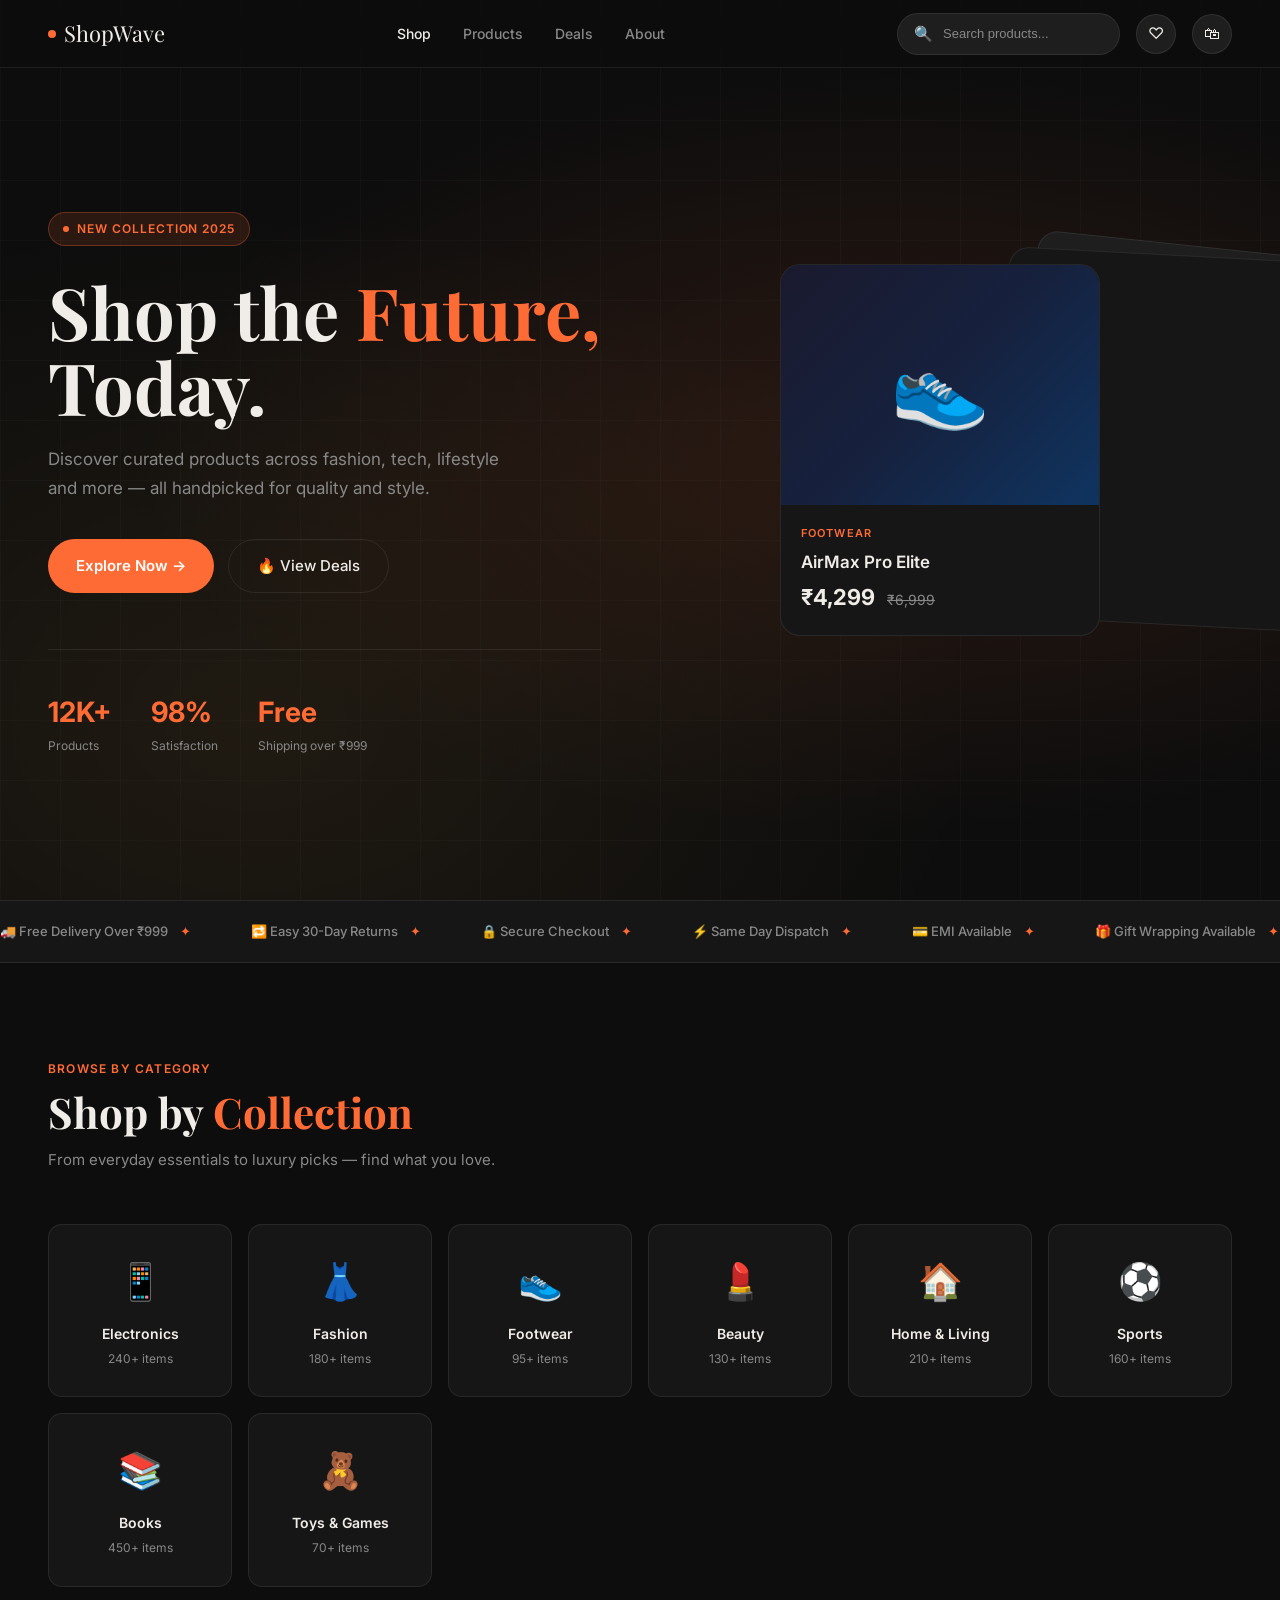
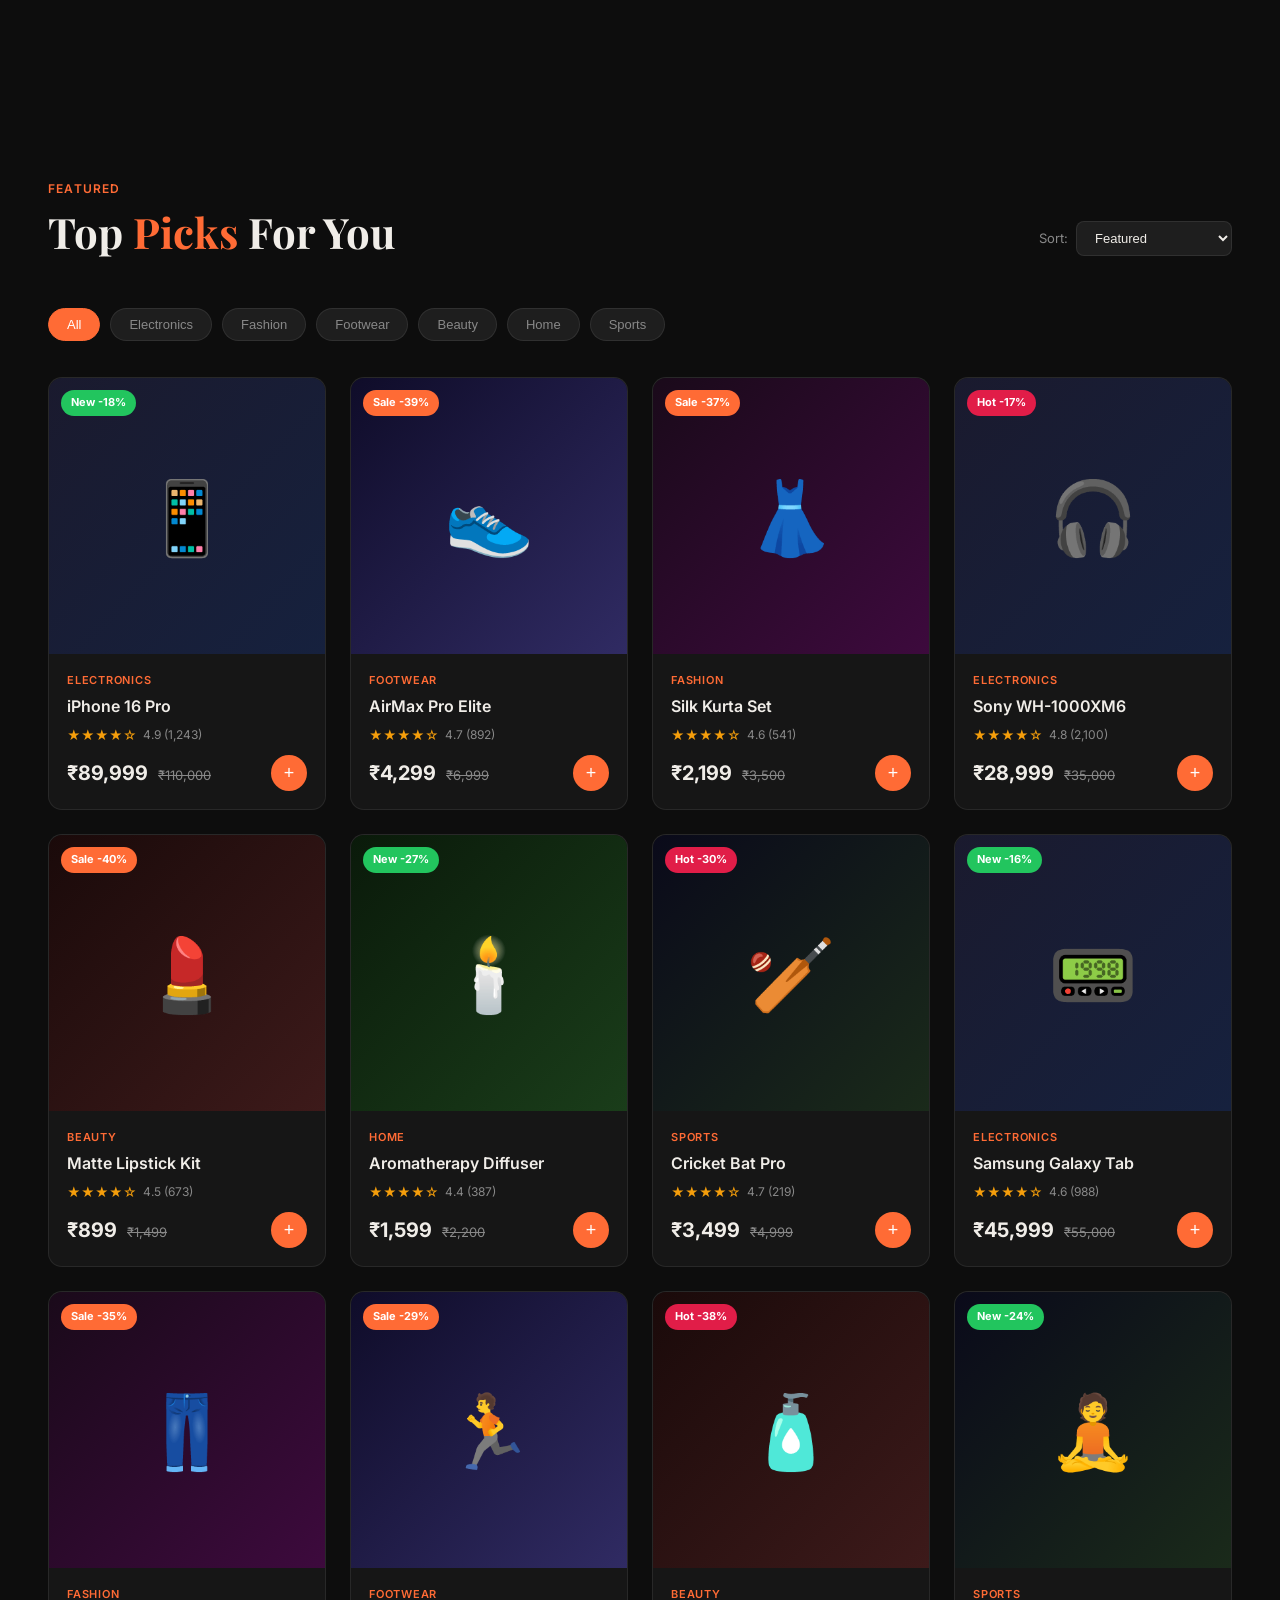
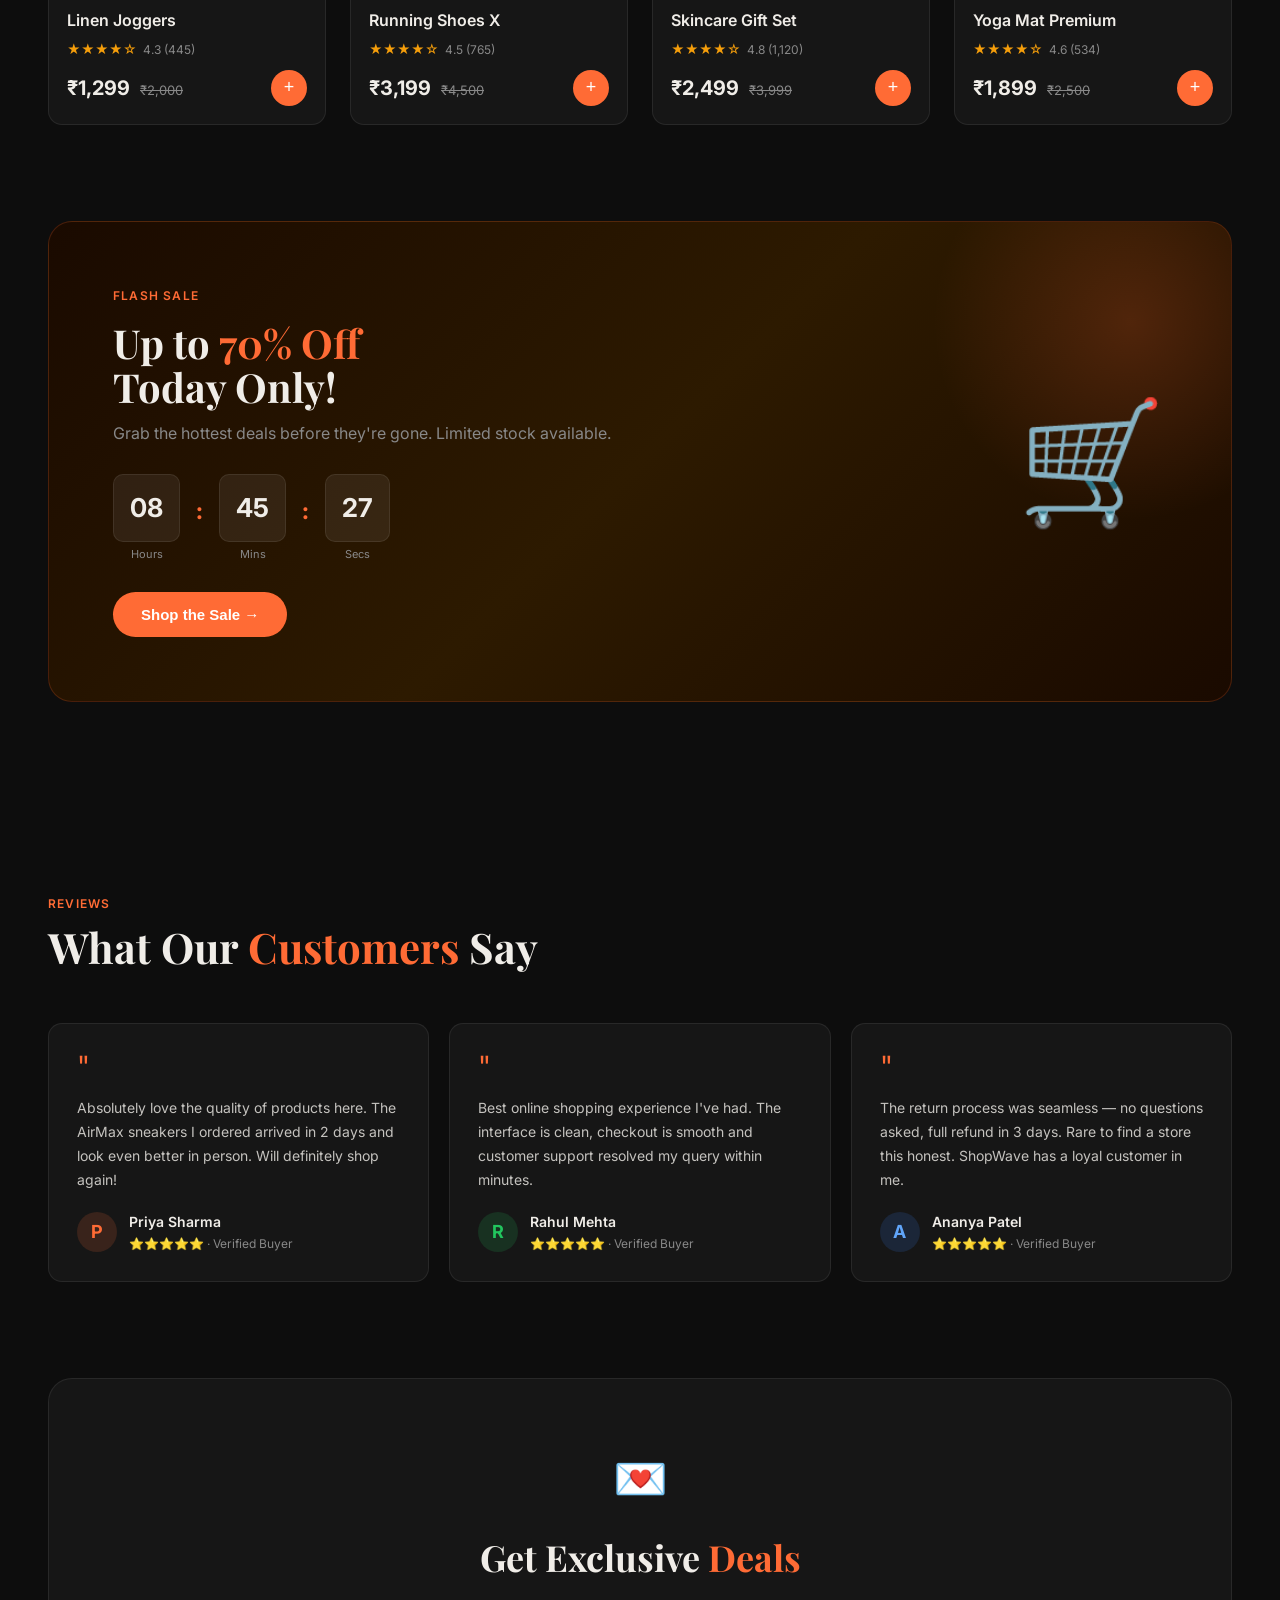
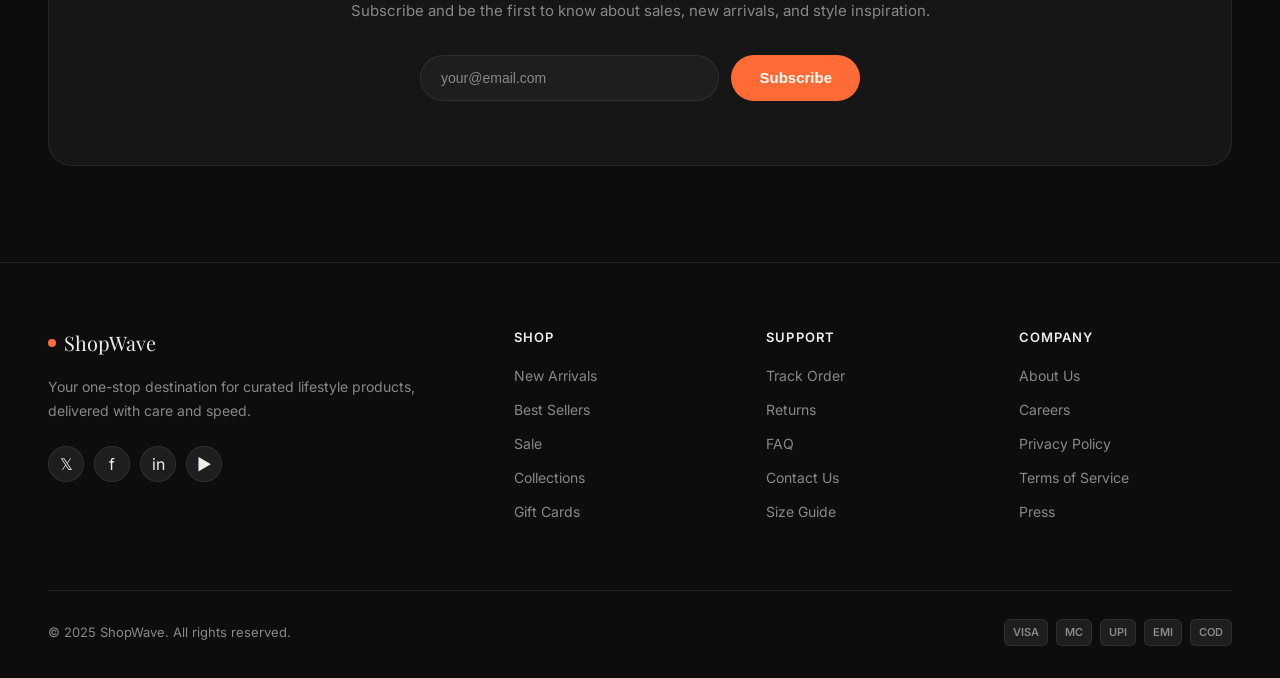
<file: shopwave.html>
<!DOCTYPE html>
<html lang="en">
<head>
<meta charset="UTF-8">
<meta name="viewport" content="width=device-width, initial-scale=1.0">
<title>ShopWave — Modern Shopping</title>
<link href="https://fonts.googleapis.com/css2?family=Inter:wght@300;400;500;600;700&family=Playfair+Display:wght@700&display=swap" rel="stylesheet">
<style>
  :root {
    --bg: #0d0d0d;
    --surface: #161616;
    --surface2: #1e1e1e;
    --border: rgba(255,255,255,0.08);
    --accent: #ff6b35;
    --accent2: #ffb347;
    --text: #f0ede8;
    --muted: #888;
    --green: #22c55e;
    --radius: 14px;
    --radius-sm: 8px;
    --transition: 0.25s cubic-bezier(.4,0,.2,1);
  }
  * { box-sizing: border-box; margin: 0; padding: 0; }
  html { scroll-behavior: smooth; }
  body {
    background: var(--bg);
    color: var(--text);
    font-family: 'Inter', sans-serif;
    font-size: 15px;
    line-height: 1.6;
    overflow-x: hidden;
  }

  /* SCROLLBAR */
  ::-webkit-scrollbar { width: 6px; }
  ::-webkit-scrollbar-track { background: var(--bg); }
  ::-webkit-scrollbar-thumb { background: #333; border-radius: 3px; }

  /* NAV */
  nav {
    position: fixed; top: 0; left: 0; right: 0; z-index: 100;
    display: flex; align-items: center; justify-content: space-between;
    padding: 0 48px;
    height: 68px;
    background: rgba(13,13,13,0.85);
    backdrop-filter: blur(20px);
    border-bottom: 1px solid var(--border);
    transition: background var(--transition);
  }
  .logo {
    font-family: 'Playfair Display', serif;
    font-size: 22px;
    color: var(--text);
    text-decoration: none;
    display: flex; align-items: center; gap: 8px;
  }
  .logo-dot { width: 8px; height: 8px; background: var(--accent); border-radius: 50%; }
  .nav-links {
    display: flex; align-items: center; gap: 32px;
    list-style: none;
  }
  .nav-links a {
    color: var(--muted); text-decoration: none;
    font-size: 14px; font-weight: 500;
    transition: color var(--transition);
  }
  .nav-links a:hover { color: var(--text); }
  .nav-links a.active { color: var(--text); }
  .nav-actions { display: flex; align-items: center; gap: 16px; }
  .search-box {
    display: flex; align-items: center; gap: 10px;
    background: var(--surface2); border: 1px solid var(--border);
    border-radius: 30px; padding: 8px 16px;
    transition: border-color var(--transition);
  }
  .search-box:focus-within { border-color: var(--accent); }
  .search-box input {
    background: none; border: none; outline: none;
    color: var(--text); font-size: 13px; width: 160px;
  }
  .search-box input::placeholder { color: var(--muted); }
  .search-icon { color: var(--muted); font-size: 15px; cursor: pointer; }
  .btn-icon {
    width: 40px; height: 40px; border-radius: 50%;
    background: var(--surface2); border: 1px solid var(--border);
    display: flex; align-items: center; justify-content: center;
    cursor: pointer; color: var(--text); font-size: 16px;
    transition: background var(--transition), transform var(--transition);
    position: relative;
  }
  .btn-icon:hover { background: var(--surface); transform: scale(1.05); }
  .badge {
    position: absolute; top: -4px; right: -4px;
    width: 18px; height: 18px; border-radius: 50%;
    background: var(--accent); color: white;
    font-size: 10px; font-weight: 700;
    display: flex; align-items: center; justify-content: center;
    border: 2px solid var(--bg);
  }

  /* HERO */
  .hero {
    min-height: 100vh;
    display: flex; align-items: center;
    padding: 68px 48px 0;
    position: relative; overflow: hidden;
  }
  .hero-bg {
    position: absolute; inset: 0; z-index: 0;
    background: radial-gradient(ellipse at 70% 50%, rgba(255,107,53,0.12) 0%, transparent 60%),
                radial-gradient(ellipse at 20% 80%, rgba(255,179,71,0.08) 0%, transparent 50%);
  }
  .hero-grid-lines {
    position: absolute; inset: 0; z-index: 0;
    background-image: linear-gradient(rgba(255,255,255,0.02) 1px, transparent 1px),
                      linear-gradient(90deg, rgba(255,255,255,0.02) 1px, transparent 1px);
    background-size: 60px 60px;
  }
  .hero-content { position: relative; z-index: 1; max-width: 600px; }
  .hero-eyebrow {
    display: inline-flex; align-items: center; gap: 8px;
    background: rgba(255,107,53,0.12); border: 1px solid rgba(255,107,53,0.3);
    border-radius: 30px; padding: 6px 14px;
    font-size: 12px; font-weight: 600; color: var(--accent);
    letter-spacing: 0.08em; text-transform: uppercase;
    margin-bottom: 28px;
  }
  .eyebrow-dot { width: 6px; height: 6px; background: var(--accent); border-radius: 50%; animation: pulse 2s infinite; }
  @keyframes pulse { 0%,100%{opacity:1;transform:scale(1)} 50%{opacity:0.5;transform:scale(1.4)} }
  .hero h1 {
    font-family: 'Playfair Display', serif;
    font-size: clamp(42px, 6vw, 72px);
    font-weight: 700; line-height: 1.05;
    margin-bottom: 20px;
  }
  .hero h1 em { font-style: normal; color: var(--accent); }
  .hero p {
    font-size: 17px; color: var(--muted); line-height: 1.7;
    margin-bottom: 36px; max-width: 480px;
  }
  .hero-actions { display: flex; gap: 14px; flex-wrap: wrap; }
  .btn-primary {
    display: inline-flex; align-items: center; gap: 8px;
    background: var(--accent); color: white;
    border: none; border-radius: 30px;
    padding: 14px 28px; font-size: 15px; font-weight: 600;
    cursor: pointer; text-decoration: none;
    transition: transform var(--transition), box-shadow var(--transition);
  }
  .btn-primary:hover { transform: translateY(-2px); box-shadow: 0 12px 32px rgba(255,107,53,0.3); }
  .btn-outline {
    display: inline-flex; align-items: center; gap: 8px;
    background: transparent; color: var(--text);
    border: 1px solid var(--border); border-radius: 30px;
    padding: 14px 28px; font-size: 15px; font-weight: 500;
    cursor: pointer; text-decoration: none;
    transition: border-color var(--transition), background var(--transition);
  }
  .btn-outline:hover { border-color: rgba(255,255,255,0.3); background: rgba(255,255,255,0.04); }
  .hero-stats {
    display: flex; gap: 40px; margin-top: 56px;
    padding-top: 40px; border-top: 1px solid var(--border);
  }
  /* .stat { } */
  .stat-num { font-size: 28px; font-weight: 700; }
  .stat-label { font-size: 12px; color: var(--muted); margin-top: 2px; }
  .hero-visual {
    position: absolute; right: -20px; top: 50%; transform: translateY(-50%);
    z-index: 1; width: 520px;
  }
  .hero-card-stack { position: relative; }
  .hero-card {
    background: var(--surface); border: 1px solid var(--border);
    border-radius: 20px; overflow: hidden;
  }
  .hero-card-back {
    position: absolute; top: -20px; right: -20px;
    width: 300px; height: 360px;
    background: var(--surface2); border: 1px solid var(--border);
    border-radius: 20px; transform: rotate(6deg);
    z-index: 0;
  }
  .hero-card-mid {
    position: absolute; top: -10px; right: -10px;
    width: 310px; height: 370px;
    background: var(--surface); border: 1px solid var(--border);
    border-radius: 20px; transform: rotate(3deg);
    z-index: 1;
  }
  .hero-card-front {
    position: relative; z-index: 2;
    width: 320px;
  }
  .hero-card-img {
    width: 100%; height: 240px;
    background: linear-gradient(135deg, #1a1a2e 0%, #16213e 50%, #0f3460 100%);
    display: flex; align-items: center; justify-content: center;
    font-size: 80px;
  }
  .hero-card-body { padding: 20px; }
  .hero-card-tag {
    font-size: 11px; font-weight: 600; color: var(--accent);
    text-transform: uppercase; letter-spacing: 0.1em;
  }
  .hero-card-name { font-size: 17px; font-weight: 600; margin: 6px 0 4px; }
  .hero-card-price { font-size: 22px; font-weight: 700; }
  .hero-card-old { font-size: 14px; color: var(--muted); text-decoration: line-through; margin-left: 8px; }

  /* MARQUEE */
  .marquee-section {
    padding: 20px 0;
    border-top: 1px solid var(--border);
    border-bottom: 1px solid var(--border);
    overflow: hidden;
    background: var(--surface);
  }
  .marquee-track {
    display: flex; gap: 60px;
    animation: marquee 30s linear infinite;
    white-space: nowrap;
  }
  .marquee-track:hover { animation-play-state: paused; }
  @keyframes marquee { from{transform:translateX(0)} to{transform:translateX(-50%)} }
  .marquee-item {
    font-size: 13px; font-weight: 500; color: var(--muted);
    display: flex; align-items: center; gap: 12px;
  }
  .marquee-item span { color: var(--accent); }

  /* SECTION LAYOUT */
  section { padding: 96px 48px; }
  .section-header { margin-bottom: 52px; }
  .section-eyebrow {
    font-size: 12px; font-weight: 600; color: var(--accent);
    text-transform: uppercase; letter-spacing: 0.1em;
    margin-bottom: 10px;
  }
  .section-title {
    font-family: 'Playfair Display', serif;
    font-size: clamp(28px, 4vw, 42px); font-weight: 700;
    line-height: 1.15;
  }
  .section-title em { font-style: normal; color: var(--accent); }
  .section-sub { color: var(--muted); margin-top: 12px; max-width: 480px; }

  /* CATEGORIES */
  .categories-grid {
    display: grid;
    grid-template-columns: repeat(auto-fill, minmax(180px, 1fr));
    gap: 16px;
  }
  .cat-card {
    background: var(--surface); border: 1px solid var(--border);
    border-radius: var(--radius); padding: 28px 20px;
    text-align: center; cursor: pointer;
    transition: border-color var(--transition), transform var(--transition), background var(--transition);
    text-decoration: none; color: var(--text);
    display: block;
  }
  .cat-card:hover {
    border-color: var(--accent);
    transform: translateY(-4px);
    background: rgba(255,107,53,0.05);
  }
  .cat-icon { font-size: 36px; margin-bottom: 12px; display: block; }
  .cat-name { font-size: 14px; font-weight: 600; margin-bottom: 4px; }
  .cat-count { font-size: 12px; color: var(--muted); }

  /* FILTER BAR */
  .filter-bar {
    display: flex; gap: 10px; flex-wrap: wrap;
    margin-bottom: 36px;
  }
  .filter-btn {
    padding: 8px 18px; border-radius: 30px;
    background: var(--surface2); border: 1px solid var(--border);
    color: var(--muted); font-size: 13px; font-weight: 500;
    cursor: pointer; transition: all var(--transition);
  }
  .filter-btn:hover { border-color: rgba(255,255,255,0.2); color: var(--text); }
  .filter-btn.active { background: var(--accent); border-color: var(--accent); color: white; }

  /* PRODUCTS GRID */
  .products-grid {
    display: grid;
    grid-template-columns: repeat(auto-fill, minmax(260px, 1fr));
    gap: 24px;
  }
  .product-card {
    background: var(--surface); border: 1px solid var(--border);
    border-radius: var(--radius); overflow: hidden;
    transition: border-color var(--transition), transform var(--transition);
    cursor: pointer;
  }
  .product-card:hover { border-color: rgba(255,255,255,0.2); transform: translateY(-4px); }
  .product-img {
    width: 100%; aspect-ratio: 1/1;
    display: flex; align-items: center; justify-content: center;
    font-size: 72px; position: relative; overflow: hidden;
  }
  .product-img-bg { position: absolute; inset: 0; }
  .product-img-emoji { position: relative; z-index: 1; }
  .product-badge {
    position: absolute; top: 12px; left: 12px; z-index: 2;
    font-size: 11px; font-weight: 700;
    padding: 4px 10px; border-radius: 30px;
  }
  .badge-sale { background: var(--accent); color: white; }
  .badge-new { background: var(--green); color: white; }
  .badge-hot { background: #e11d48; color: white; }
  .product-actions {
    position: absolute; top: 12px; right: 12px; z-index: 2;
    display: flex; flex-direction: column; gap: 8px;
    opacity: 0; transform: translateX(10px);
    transition: all var(--transition);
  }
  .product-card:hover .product-actions { opacity: 1; transform: translateX(0); }
  .action-btn {
    width: 34px; height: 34px; border-radius: 50%;
    background: rgba(0,0,0,0.6); backdrop-filter: blur(8px);
    border: 1px solid rgba(255,255,255,0.1);
    display: flex; align-items: center; justify-content: center;
    cursor: pointer; font-size: 16px;
    transition: background var(--transition), transform var(--transition);
  }
  .action-btn:hover { background: var(--accent); transform: scale(1.1); }
  .product-body { padding: 18px; }
  .product-cat { font-size: 11px; color: var(--accent); font-weight: 600; text-transform: uppercase; letter-spacing: 0.07em; }
  .product-name { font-size: 16px; font-weight: 600; margin: 6px 0 8px; line-height: 1.3; }
  .product-rating { display: flex; align-items: center; gap: 6px; margin-bottom: 10px; }
  .stars { color: #f59e0b; font-size: 13px; }
  .rating-count { font-size: 12px; color: var(--muted); }
  .product-footer { display: flex; align-items: center; justify-content: space-between; }
  .product-price { font-size: 20px; font-weight: 700; }
  .product-price-old { font-size: 13px; color: var(--muted); text-decoration: line-through; margin-left: 6px; }
  .add-btn {
    width: 36px; height: 36px; border-radius: 50%;
    background: var(--accent); border: none;
    display: flex; align-items: center; justify-content: center;
    cursor: pointer; font-size: 18px; color: white;
    transition: transform var(--transition), box-shadow var(--transition);
  }
  .add-btn:hover { transform: scale(1.1); box-shadow: 0 6px 20px rgba(255,107,53,0.4); }

  /* BANNER */
  .banner-section {
    padding: 0 48px 96px;
  }
  .banner {
    background: linear-gradient(135deg, #1a0a00 0%, #2d1a00 50%, #1a0a00 100%);
    border: 1px solid rgba(255,107,53,0.2);
    border-radius: 24px;
    padding: 64px;
    display: flex; align-items: center; justify-content: space-between;
    position: relative; overflow: hidden;
  }
  .banner-glow {
    position: absolute; right: -100px; top: -100px;
    width: 400px; height: 400px; border-radius: 50%;
    background: radial-gradient(circle, rgba(255,107,53,0.2), transparent 70%);
    pointer-events: none;
  }
  .banner-content { position: relative; z-index: 1; }
  .banner h2 {
    font-family: 'Playfair Display', serif;
    font-size: 40px; font-weight: 700;
    margin-bottom: 12px; line-height: 1.1;
  }
  .banner h2 em { color: var(--accent); font-style: normal; }
  .banner p { color: var(--muted); margin-bottom: 28px; font-size: 16px; }
  .timer { display: flex; gap: 16px; margin-bottom: 28px; }
  .timer-block { text-align: center; }
  .timer-num {
    background: rgba(255,255,255,0.07); border: 1px solid var(--border);
    border-radius: 10px; padding: 12px 16px;
    font-size: 26px; font-weight: 700; min-width: 60px;
    display: block;
  }
  .timer-label { font-size: 11px; color: var(--muted); margin-top: 4px; }
  .timer-sep { font-size: 24px; font-weight: 700; color: var(--accent); align-self: center; padding-bottom: 16px; }
  .banner-emoji { font-size: 120px; position: relative; z-index: 1; }

  /* TESTIMONIALS */
  .testimonials-grid {
    display: grid; grid-template-columns: repeat(auto-fill, minmax(300px, 1fr));
    gap: 20px;
  }
  .testimonial-card {
    background: var(--surface); border: 1px solid var(--border);
    border-radius: var(--radius); padding: 28px;
    transition: border-color var(--transition);
  }
  .testimonial-card:hover { border-color: rgba(255,255,255,0.15); }
  .t-quote { font-size: 32px; color: var(--accent); margin-bottom: 12px; line-height: 1; }
  .t-text { color: rgba(240,237,232,0.8); line-height: 1.7; margin-bottom: 20px; font-size: 14px; }
  .t-author { display: flex; align-items: center; gap: 12px; }
  .t-avatar {
    width: 40px; height: 40px; border-radius: 50%;
    display: flex; align-items: center; justify-content: center;
    font-size: 18px; font-weight: 700;
    background: var(--surface2);
  }
  .t-name { font-size: 14px; font-weight: 600; }
  .t-role { font-size: 12px; color: var(--muted); }

  /* NEWSLETTER */
  .newsletter-section {
    padding: 0 48px 96px;
  }
  .newsletter {
    background: var(--surface); border: 1px solid var(--border);
    border-radius: 24px; padding: 64px;
    text-align: center;
  }
  .newsletter h2 {
    font-family: 'Playfair Display', serif;
    font-size: 36px; font-weight: 700; margin-bottom: 12px;
  }
  .newsletter p { color: var(--muted); margin-bottom: 32px; }
  .newsletter-form { display: flex; gap: 12px; max-width: 440px; margin: 0 auto; }
  .newsletter-input {
    flex: 1; padding: 14px 20px;
    background: var(--surface2); border: 1px solid var(--border);
    border-radius: 30px; color: var(--text);
    font-size: 14px; outline: none;
    transition: border-color var(--transition);
  }
  .newsletter-input:focus { border-color: var(--accent); }
  .newsletter-input::placeholder { color: var(--muted); }

  /* FOOTER */
  footer {
    border-top: 1px solid var(--border);
    padding: 64px 48px 32px;
  }
  .footer-grid {
    display: grid; grid-template-columns: 2fr 1fr 1fr 1fr;
    gap: 40px; margin-bottom: 56px;
  }
  .footer-brand p { color: var(--muted); margin: 16px 0 24px; font-size: 14px; line-height: 1.7; }
  .social-links { display: flex; gap: 10px; }
  .social-btn {
    width: 36px; height: 36px; border-radius: 50%;
    background: var(--surface2); border: 1px solid var(--border);
    display: flex; align-items: center; justify-content: center;
    cursor: pointer; font-size: 16px;
    transition: background var(--transition), border-color var(--transition);
  }
  .social-btn:hover { background: var(--accent); border-color: var(--accent); }
  .footer-col h4 { font-size: 13px; font-weight: 600; margin-bottom: 16px; text-transform: uppercase; letter-spacing: 0.08em; }
  .footer-col ul { list-style: none; }
  .footer-col li { margin-bottom: 10px; }
  .footer-col a { color: var(--muted); text-decoration: none; font-size: 14px; transition: color var(--transition); }
  .footer-col a:hover { color: var(--text); }
  .footer-bottom {
    border-top: 1px solid var(--border); padding-top: 28px;
    display: flex; align-items: center; justify-content: space-between;
    font-size: 13px; color: var(--muted);
  }
  .footer-payments { display: flex; gap: 8px; }
  .payment-badge {
    background: var(--surface2); border: 1px solid var(--border);
    border-radius: 6px; padding: 4px 8px; font-size: 11px; font-weight: 600;
  }

  /* CART PANEL */
  .cart-overlay {
    position: fixed; inset: 0; background: rgba(0,0,0,0.6);
    z-index: 200; opacity: 0; pointer-events: none;
    transition: opacity var(--transition); backdrop-filter: blur(4px);
  }
  .cart-overlay.open { opacity: 1; pointer-events: all; }
  .cart-panel {
    position: fixed; top: 0; right: 0; bottom: 0;
    width: 420px; background: var(--surface);
    border-left: 1px solid var(--border); z-index: 201;
    display: flex; flex-direction: column;
    transform: translateX(100%); transition: transform var(--transition);
  }
  .cart-panel.open { transform: translateX(0); }
  .cart-header {
    padding: 24px; border-bottom: 1px solid var(--border);
    display: flex; align-items: center; justify-content: space-between;
  }
  .cart-header h3 { font-size: 18px; font-weight: 700; }
  .cart-close {
    background: none; border: none; color: var(--muted);
    font-size: 22px; cursor: pointer; padding: 4px;
    transition: color var(--transition);
  }
  .cart-close:hover { color: var(--text); }
  .cart-items { flex: 1; overflow-y: auto; padding: 16px 24px; }
  .cart-item {
    display: flex; gap: 14px; padding: 14px 0;
    border-bottom: 1px solid var(--border);
  }
  .cart-item:last-child { border-bottom: none; }
  .cart-item-img {
    width: 64px; height: 64px; border-radius: 10px;
    background: var(--surface2); display: flex;
    align-items: center; justify-content: center; font-size: 28px;
    flex-shrink: 0;
  }
  .cart-item-info { flex: 1; }
  .cart-item-name { font-size: 14px; font-weight: 600; margin-bottom: 4px; }
  .cart-item-cat { font-size: 12px; color: var(--muted); }
  .cart-item-footer { display: flex; align-items: center; justify-content: space-between; margin-top: 8px; }
  .cart-item-price { font-size: 16px; font-weight: 700; }
  .qty-control { display: flex; align-items: center; gap: 10px; }
  .qty-btn {
    width: 26px; height: 26px; border-radius: 6px;
    background: var(--surface2); border: 1px solid var(--border);
    display: flex; align-items: center; justify-content: center;
    cursor: pointer; font-size: 15px; color: var(--text);
    transition: background var(--transition);
  }
  .qty-btn:hover { background: var(--accent); border-color: var(--accent); }
  .qty-num { font-size: 14px; font-weight: 600; min-width: 16px; text-align: center; }
  .cart-remove {
    background: none; border: none; color: var(--muted);
    cursor: pointer; font-size: 18px; padding: 2px;
    transition: color var(--transition);
  }
  .cart-remove:hover { color: #e11d48; }
  .cart-footer {
    padding: 24px; border-top: 1px solid var(--border);
  }
  .cart-total {
    display: flex; justify-content: space-between; align-items: center;
    margin-bottom: 16px;
  }
  .cart-total-label { font-size: 14px; color: var(--muted); }
  .cart-total-amount { font-size: 24px; font-weight: 700; }
  .cart-empty {
    flex: 1; display: flex; flex-direction: column;
    align-items: center; justify-content: center;
    gap: 12px; color: var(--muted);
  }
  .cart-empty-icon { font-size: 56px; }
  .cart-empty h4 { font-size: 16px; font-weight: 600; color: var(--text); }
  .cart-empty p { font-size: 14px; text-align: center; }

  /* TOAST */
  .toast-container {
    position: fixed; bottom: 24px; right: 24px; z-index: 300;
    display: flex; flex-direction: column; gap: 10px;
  }
  .toast {
    background: var(--surface); border: 1px solid var(--border);
    border-radius: 12px; padding: 14px 18px;
    display: flex; align-items: center; gap: 12px;
    font-size: 14px; min-width: 260px;
    transform: translateX(100px); opacity: 0;
    animation: toastIn 0.3s forwards;
    box-shadow: 0 8px 32px rgba(0,0,0,0.4);
  }
  @keyframes toastIn { to { transform: translateX(0); opacity: 1; } }
  .toast-icon { font-size: 20px; }
  .toast-title { font-weight: 600; font-size: 14px; }
  .toast-sub { font-size: 12px; color: var(--muted); }

  /* MODAL */
  .modal-overlay {
    position: fixed; inset: 0; background: rgba(0,0,0,0.7);
    z-index: 200; opacity: 0; pointer-events: none;
    transition: opacity var(--transition); backdrop-filter: blur(6px);
    display: flex; align-items: center; justify-content: center;
  }
  .modal-overlay.open { opacity: 1; pointer-events: all; }
  .modal {
    background: var(--surface); border: 1px solid var(--border);
    border-radius: 24px; width: 90%; max-width: 760px;
    max-height: 90vh; overflow: auto;
    transform: scale(0.95); transition: transform var(--transition);
  }
  .modal-overlay.open .modal { transform: scale(1); }
  .modal-header {
    padding: 24px 28px; border-bottom: 1px solid var(--border);
    display: flex; align-items: center; justify-content: space-between;
  }
  .modal-header h3 { font-size: 18px; font-weight: 700; }
  .modal-body { display: flex; }
  .modal-img {
    width: 320px; flex-shrink: 0;
    display: flex; align-items: center; justify-content: center;
    font-size: 100px; padding: 40px;
    border-right: 1px solid var(--border);
  }
  .modal-info { padding: 28px; flex: 1; }
  .modal-cat { font-size: 12px; font-weight: 600; color: var(--accent); text-transform: uppercase; letter-spacing: 0.08em; }
  .modal-name { font-size: 24px; font-weight: 700; margin: 8px 0 6px; }
  .modal-rating { display: flex; align-items: center; gap: 8px; margin-bottom: 16px; }
  .modal-price { font-size: 32px; font-weight: 700; margin-bottom: 6px; }
  .modal-price-old { font-size: 16px; color: var(--muted); text-decoration: line-through; }
  .modal-desc { color: var(--muted); font-size: 14px; line-height: 1.7; margin: 16px 0; }
  .modal-divider { border: none; border-top: 1px solid var(--border); margin: 20px 0; }
  .modal-label { font-size: 12px; font-weight: 600; text-transform: uppercase; letter-spacing: 0.08em; color: var(--muted); margin-bottom: 10px; }
  .size-grid { display: flex; gap: 8px; flex-wrap: wrap; margin-bottom: 20px; }
  .size-btn {
    padding: 8px 16px; border-radius: 8px;
    background: var(--surface2); border: 1px solid var(--border);
    color: var(--text); font-size: 13px; font-weight: 500;
    cursor: pointer; transition: all var(--transition);
  }
  .size-btn:hover, .size-btn.active { background: var(--accent); border-color: var(--accent); }
  .modal-actions { display: flex; gap: 12px; margin-top: 24px; }

  /* WISHLIST HEART */
  .heart-btn { color: var(--muted); transition: color var(--transition); }
  .heart-btn.active { color: #e11d48; }

  /* SCROLL TO TOP */
  .scroll-top {
    position: fixed; bottom: 24px; left: 24px; z-index: 99;
    width: 44px; height: 44px; border-radius: 50%;
    background: var(--surface); border: 1px solid var(--border);
    display: flex; align-items: center; justify-content: center;
    cursor: pointer; font-size: 18px;
    opacity: 0; pointer-events: none; transform: translateY(10px);
    transition: all var(--transition);
  }
  .scroll-top.visible { opacity: 1; pointer-events: all; transform: translateY(0); }
  .scroll-top:hover { background: var(--accent); border-color: var(--accent); }

  /* UTILS */
  .text-accent { color: var(--accent); }
  .hidden { display: none !important; }
  .wishlist-count-display { font-size: 12px; color: var(--muted); margin-left: 4px; }

  @media(max-width: 900px){
    nav { padding: 0 20px; }
    .nav-links { display: none; }
    .search-box input { width: 100px; }
    .hero { padding: 88px 20px 40px; flex-direction: column; text-align: center; min-height: auto; }
    .hero-visual { display: none; }
    .hero-actions { justify-content: center; }
    .hero-stats { justify-content: center; }
    section { padding: 60px 20px; }
    .banner-section, .newsletter-section { padding: 0 20px 60px; }
    .banner { padding: 36px 24px; flex-direction: column; gap: 24px; text-align: center; }
    .banner h2 { font-size: 28px; }
    .footer-grid { grid-template-columns: 1fr 1fr; }
    footer { padding: 48px 20px 24px; }
    .cart-panel { width: 100%; }
    .modal-body { flex-direction: column; }
    .modal-img { width: 100%; border-right: none; border-bottom: 1px solid var(--border); }
  }
</style>
</head>
<body>

<!-- NAV -->
<nav id="navbar">
  <a href="#" class="logo">
    <span class="logo-dot"></span>
    ShopWave
  </a>
  <ul class="nav-links">
    <li><a href="#categories" class="active">Shop</a></li>
    <li><a href="#products">Products</a></li>
    <li><a href="#deals">Deals</a></li>
    <li><a href="#about">About</a></li>
  </ul>
  <div class="nav-actions">
    <div class="search-box">
      <span class="search-icon">🔍</span>
      <input type="text" placeholder="Search products..." id="searchInput" oninput="filterSearch()">
    </div>
    <div class="btn-icon" onclick="toggleWishlist()" title="Wishlist">
      ♡
      <span class="badge" id="wishlistBadge" style="display:none">0</span>
    </div>
    <div class="btn-icon" onclick="openCart()" title="Cart">
      🛍
      <span class="badge" id="cartBadge">0</span>
    </div>
  </div>
</nav>

<!-- HERO -->
<section class="hero">
  <div class="hero-bg"></div>
  <div class="hero-grid-lines"></div>
  <div class="hero-content">
    <div class="hero-eyebrow">
      <span class="eyebrow-dot"></span>
      New Collection 2025
    </div>
    <h1>Shop the <em>Future,</em><br>Today.</h1>
    <p>Discover curated products across fashion, tech, lifestyle and more — all handpicked for quality and style.</p>
    <div class="hero-actions">
      <a href="#products" class="btn-primary">Explore Now →</a>
      <a href="#deals" class="btn-outline">🔥 View Deals</a>
    </div>
    <div class="hero-stats">
      <div class="stat">
        <div class="stat-num text-accent">12K+</div>
        <div class="stat-label">Products</div>
      </div>
      <div class="stat">
        <div class="stat-num text-accent">98%</div>
        <div class="stat-label">Satisfaction</div>
      </div>
      <div class="stat">
        <div class="stat-num text-accent">Free</div>
        <div class="stat-label">Shipping over ₹999</div>
      </div>
    </div>
  </div>
  <div class="hero-visual">
    <div class="hero-card-stack">
      <div class="hero-card-back"></div>
      <div class="hero-card-mid"></div>
      <div class="hero-card hero-card-front">
        <div class="hero-card-img"><span>👟</span></div>
        <div class="hero-card-body">
          <div class="hero-card-tag">Footwear</div>
          <div class="hero-card-name">AirMax Pro Elite</div>
          <div>
            <span class="hero-card-price">₹4,299</span>
            <span class="hero-card-old">₹6,999</span>
          </div>
        </div>
      </div>
    </div>
  </div>
</section>

<!-- MARQUEE -->
<div class="marquee-section">
  <div class="marquee-track" id="marqueeTrack">
    <span class="marquee-item">🚚 Free Delivery Over ₹999 <span>✦</span></span>
    <span class="marquee-item">🔁 Easy 30-Day Returns <span>✦</span></span>
    <span class="marquee-item">🔒 Secure Checkout <span>✦</span></span>
    <span class="marquee-item">⚡ Same Day Dispatch <span>✦</span></span>
    <span class="marquee-item">💳 EMI Available <span>✦</span></span>
    <span class="marquee-item">🎁 Gift Wrapping Available <span>✦</span></span>
    <span class="marquee-item">🌟 Top Rated Brands <span>✦</span></span>
    <span class="marquee-item">🚚 Free Delivery Over ₹999 <span>✦</span></span>
    <span class="marquee-item">🔁 Easy 30-Day Returns <span>✦</span></span>
    <span class="marquee-item">🔒 Secure Checkout <span>✦</span></span>
    <span class="marquee-item">⚡ Same Day Dispatch <span>✦</span></span>
    <span class="marquee-item">💳 EMI Available <span>✦</span></span>
    <span class="marquee-item">🎁 Gift Wrapping Available <span>✦</span></span>
    <span class="marquee-item">🌟 Top Rated Brands <span>✦</span></span>
  </div>
</div>

<!-- CATEGORIES -->
<section id="categories">
  <div class="section-header">
    <div class="section-eyebrow">Browse by Category</div>
    <h2 class="section-title">Shop by <em>Collection</em></h2>
    <p class="section-sub">From everyday essentials to luxury picks — find what you love.</p>
  </div>
  <div class="categories-grid">
    <a class="cat-card" href="#products" onclick="filterByCategory('Electronics')">
      <span class="cat-icon">📱</span>
      <div class="cat-name">Electronics</div>
      <div class="cat-count">240+ items</div>
    </a>
    <a class="cat-card" href="#products" onclick="filterByCategory('Fashion')">
      <span class="cat-icon">👗</span>
      <div class="cat-name">Fashion</div>
      <div class="cat-count">180+ items</div>
    </a>
    <a class="cat-card" href="#products" onclick="filterByCategory('Footwear')">
      <span class="cat-icon">👟</span>
      <div class="cat-name">Footwear</div>
      <div class="cat-count">95+ items</div>
    </a>
    <a class="cat-card" href="#products" onclick="filterByCategory('Beauty')">
      <span class="cat-icon">💄</span>
      <div class="cat-name">Beauty</div>
      <div class="cat-count">130+ items</div>
    </a>
    <a class="cat-card" href="#products" onclick="filterByCategory('Home')">
      <span class="cat-icon">🏠</span>
      <div class="cat-name">Home & Living</div>
      <div class="cat-count">210+ items</div>
    </a>
    <a class="cat-card" href="#products" onclick="filterByCategory('Sports')">
      <span class="cat-icon">⚽</span>
      <div class="cat-name">Sports</div>
      <div class="cat-count">160+ items</div>
    </a>
    <a class="cat-card" href="#products" onclick="filterByCategory('Books')">
      <span class="cat-icon">📚</span>
      <div class="cat-name">Books</div>
      <div class="cat-count">450+ items</div>
    </a>
    <a class="cat-card" href="#products" onclick="filterByCategory('Toys')">
      <span class="cat-icon">🧸</span>
      <div class="cat-name">Toys & Games</div>
      <div class="cat-count">70+ items</div>
    </a>
  </div>
</section>

<!-- PRODUCTS -->
<section id="products">
  <div class="section-header" style="display:flex;align-items:flex-end;justify-content:space-between;flex-wrap:wrap;gap:20px">
    <div>
      <div class="section-eyebrow">Featured</div>
      <h2 class="section-title">Top <em>Picks</em> For You</h2>
    </div>
    <div style="display:flex;gap:8px;align-items:center;">
      <span style="font-size:13px;color:var(--muted);">Sort:</span>
      <select id="sortSelect" onchange="sortProducts()" style="background:var(--surface2);border:1px solid var(--border);color:var(--text);padding:8px 14px;border-radius:8px;font-size:13px;outline:none;cursor:pointer">
        <option value="default">Featured</option>
        <option value="price-asc">Price: Low to High</option>
        <option value="price-desc">Price: High to Low</option>
        <option value="rating">Top Rated</option>
      </select>
    </div>
  </div>
  <div class="filter-bar" id="filterBar">
    <button class="filter-btn active" onclick="filterProducts('All',this)">All</button>
    <button class="filter-btn" onclick="filterProducts('Electronics',this)">Electronics</button>
    <button class="filter-btn" onclick="filterProducts('Fashion',this)">Fashion</button>
    <button class="filter-btn" onclick="filterProducts('Footwear',this)">Footwear</button>
    <button class="filter-btn" onclick="filterProducts('Beauty',this)">Beauty</button>
    <button class="filter-btn" onclick="filterProducts('Home',this)">Home</button>
    <button class="filter-btn" onclick="filterProducts('Sports',this)">Sports</button>
  </div>
  <div class="products-grid" id="productsGrid"></div>
</section>

<!-- DEALS BANNER -->
<div class="banner-section" id="deals">
  <div class="banner">
    <div class="banner-glow"></div>
    <div class="banner-content">
      <div class="section-eyebrow" style="margin-bottom:16px">Flash Sale</div>
      <h2>Up to <em>70% Off</em><br>Today Only!</h2>
      <p>Grab the hottest deals before they're gone. Limited stock available.</p>
      <div class="timer">
        <div class="timer-block">
          <span class="timer-num" id="t-hours">08</span>
          <div class="timer-label">Hours</div>
        </div>
        <div class="timer-sep">:</div>
        <div class="timer-block">
          <span class="timer-num" id="t-mins">45</span>
          <div class="timer-label">Mins</div>
        </div>
        <div class="timer-sep">:</div>
        <div class="timer-block">
          <span class="timer-num" id="t-secs">30</span>
          <div class="timer-label">Secs</div>
        </div>
      </div>
      <button class="btn-primary" onclick="filterProducts('All',document.querySelector('.filter-btn'));document.getElementById('products').scrollIntoView({behavior:'smooth'})">Shop the Sale →</button>
    </div>
    <div class="banner-emoji">🛒</div>
  </div>
</div>

<!-- TESTIMONIALS -->
<section id="about">
  <div class="section-header">
    <div class="section-eyebrow">Reviews</div>
    <h2 class="section-title">What Our <em>Customers</em> Say</h2>
  </div>
  <div class="testimonials-grid">
    <div class="testimonial-card">
      <div class="t-quote">"</div>
      <p class="t-text">Absolutely love the quality of products here. The AirMax sneakers I ordered arrived in 2 days and look even better in person. Will definitely shop again!</p>
      <div class="t-author">
        <div class="t-avatar" style="background:rgba(255,107,53,0.15);color:var(--accent)">P</div>
        <div>
          <div class="t-name">Priya Sharma</div>
          <div class="t-role">⭐⭐⭐⭐⭐ · Verified Buyer</div>
        </div>
      </div>
    </div>
    <div class="testimonial-card">
      <div class="t-quote">"</div>
      <p class="t-text">Best online shopping experience I've had. The interface is clean, checkout is smooth and customer support resolved my query within minutes.</p>
      <div class="t-author">
        <div class="t-avatar" style="background:rgba(34,197,94,0.15);color:var(--green)">R</div>
        <div>
          <div class="t-name">Rahul Mehta</div>
          <div class="t-role">⭐⭐⭐⭐⭐ · Verified Buyer</div>
        </div>
      </div>
    </div>
    <div class="testimonial-card">
      <div class="t-quote">"</div>
      <p class="t-text">The return process was seamless — no questions asked, full refund in 3 days. Rare to find a store this honest. ShopWave has a loyal customer in me.</p>
      <div class="t-author">
        <div class="t-avatar" style="background:rgba(59,130,246,0.15);color:#60a5fa">A</div>
        <div>
          <div class="t-name">Ananya Patel</div>
          <div class="t-role">⭐⭐⭐⭐⭐ · Verified Buyer</div>
        </div>
      </div>
    </div>
  </div>
</section>

<!-- NEWSLETTER -->
<div class="newsletter-section">
  <div class="newsletter">
    <div style="font-size:44px;margin-bottom:16px">💌</div>
    <h2>Get Exclusive <span style="color:var(--accent)">Deals</span></h2>
    <p>Subscribe and be the first to know about sales, new arrivals, and style inspiration.</p>
    <div class="newsletter-form">
      <input type="email" class="newsletter-input" placeholder="your@email.com" id="emailInput">
      <button class="btn-primary" onclick="subscribeNewsletter()">Subscribe</button>
    </div>
  </div>
</div>

<!-- FOOTER -->
<footer>
  <div class="footer-grid">
    <div class="footer-brand">
      <a href="#" class="logo" style="font-size:20px">
        <span class="logo-dot"></span> ShopWave
      </a>
      <p>Your one-stop destination for curated lifestyle products, delivered with care and speed.</p>
      <div class="social-links">
        <div class="social-btn">𝕏</div>
        <div class="social-btn">f</div>
        <div class="social-btn">in</div>
        <div class="social-btn">▶</div>
      </div>
    </div>
    <div class="footer-col">
      <h4>Shop</h4>
      <ul>
        <li><a href="#">New Arrivals</a></li>
        <li><a href="#">Best Sellers</a></li>
        <li><a href="#">Sale</a></li>
        <li><a href="#">Collections</a></li>
        <li><a href="#">Gift Cards</a></li>
      </ul>
    </div>
    <div class="footer-col">
      <h4>Support</h4>
      <ul>
        <li><a href="#">Track Order</a></li>
        <li><a href="#">Returns</a></li>
        <li><a href="#">FAQ</a></li>
        <li><a href="#">Contact Us</a></li>
        <li><a href="#">Size Guide</a></li>
      </ul>
    </div>
    <div class="footer-col">
      <h4>Company</h4>
      <ul>
        <li><a href="#">About Us</a></li>
        <li><a href="#">Careers</a></li>
        <li><a href="#">Privacy Policy</a></li>
        <li><a href="#">Terms of Service</a></li>
        <li><a href="#">Press</a></li>
      </ul>
    </div>
  </div>
  <div class="footer-bottom">
    <div>© 2025 ShopWave. All rights reserved.</div>
    <div class="footer-payments">
      <span class="payment-badge">VISA</span>
      <span class="payment-badge">MC</span>
      <span class="payment-badge">UPI</span>
      <span class="payment-badge">EMI</span>
      <span class="payment-badge">COD</span>
    </div>
  </div>
</footer>

<!-- CART OVERLAY -->
<div class="cart-overlay" id="cartOverlay" onclick="closeCart()"></div>
<div class="cart-panel" id="cartPanel">
  <div class="cart-header">
    <h3>Your Cart 🛍</h3>
    <button class="cart-close" onclick="closeCart()">✕</button>
  </div>
  <div id="cartBody" style="display:flex;flex-direction:column;flex:1;overflow:hidden">
    <div class="cart-items" id="cartItems"></div>
    <div class="cart-footer" id="cartFooter" style="display:none">
      <div class="cart-total">
        <span class="cart-total-label">Total</span>
        <span class="cart-total-amount" id="cartTotal">₹0</span>
      </div>
      <button class="btn-primary" style="width:100%;justify-content:center" onclick="checkout()">Checkout →</button>
    </div>
  </div>
</div>

<!-- PRODUCT MODAL -->
<div class="modal-overlay" id="modalOverlay" onclick="closeModal(event)">
  <div class="modal" id="modal">
    <div class="modal-header">
      <h3 id="modalTitle">Product Details</h3>
      <button class="cart-close" onclick="closeModal(null,true)">✕</button>
    </div>
    <div class="modal-body">
      <div class="modal-img" id="modalImg"></div>
      <div class="modal-info">
        <div class="modal-cat" id="modalCat"></div>
        <div class="modal-name" id="modalName"></div>
        <div class="modal-rating">
          <span class="stars" id="modalStars"></span>
          <span id="modalRating" style="font-size:13px;color:var(--muted)"></span>
        </div>
        <div>
          <span class="modal-price" id="modalPrice"></span>
          <span class="modal-price-old" id="modalOld"></span>
        </div>
        <p class="modal-desc" id="modalDesc"></p>
        <hr class="modal-divider">
        <div class="modal-label">Select Size</div>
        <div class="size-grid" id="sizeGrid"></div>
        <div class="modal-actions">
          <button class="btn-primary" style="flex:1;justify-content:center" id="modalAddBtn">Add to Cart</button>
          <button class="btn-outline" id="modalWishBtn" style="padding:14px 18px">♡</button>
        </div>
      </div>
    </div>
  </div>
</div>

<!-- TOAST -->
<div class="toast-container" id="toastContainer"></div>

<!-- SCROLL TOP -->
<div class="scroll-top" id="scrollTop" onclick="window.scrollTo({top:0,behavior:'smooth'})">↑</div>

<script>
const products = [
  { id:1, name:'iPhone 16 Pro', category:'Electronics', price:89999, oldPrice:110000, rating:4.9, reviews:1243, emoji:'📱', badge:'New', desc:'Titanium design with A18 Pro chip. Stunning camera system with 5x optical zoom.', sizes:['64GB','128GB','256GB','512GB'] },
  { id:2, name:'AirMax Pro Elite', category:'Footwear', price:4299, oldPrice:6999, rating:4.7, reviews:892, emoji:'👟', badge:'Sale', desc:'Engineered mesh upper with responsive cushioning. Perfect for everyday wear or the gym.', sizes:['UK6','UK7','UK8','UK9','UK10','UK11'] },
  { id:3, name:'Silk Kurta Set', category:'Fashion', price:2199, oldPrice:3500, rating:4.6, reviews:541, emoji:'👗', badge:'Sale', desc:'Premium silk with intricate embroidery. Hand-stitched by master craftsmen.', sizes:['XS','S','M','L','XL','XXL'] },
  { id:4, name:'Sony WH-1000XM6', category:'Electronics', price:28999, oldPrice:35000, rating:4.8, reviews:2100, emoji:'🎧', badge:'Hot', desc:'Industry-leading noise cancelling with up to 30 hours of battery life and crystal clear audio.', sizes:['One Size'] },
  { id:5, name:'Matte Lipstick Kit', category:'Beauty', price:899, oldPrice:1499, rating:4.5, reviews:673, emoji:'💄', badge:'Sale', desc:'Long-lasting matte finish in 12 bold shades. Vegan and cruelty-free formula.', sizes:['Shade 1','Shade 2','Shade 3','Shade 4'] },
  { id:6, name:'Aromatherapy Diffuser', category:'Home', price:1599, oldPrice:2200, rating:4.4, reviews:387, emoji:'🕯️', badge:'New', desc:'Ultrasonic diffuser with 7 color LED lights. Creates a calming spa atmosphere at home.', sizes:['300ml','500ml'] },
  { id:7, name:'Cricket Bat Pro', category:'Sports', price:3499, oldPrice:4999, rating:4.7, reviews:219, emoji:'🏏', badge:'Hot', desc:'English willow, Grade A. Perfect balance and sweet spot. Used by state-level players.', sizes:['Short Handle','Long Handle'] },
  { id:8, name:'Samsung Galaxy Tab', category:'Electronics', price:45999, oldPrice:55000, rating:4.6, reviews:988, emoji:'📟', badge:'New', desc:'10.9-inch AMOLED display with S-Pen support. Perfect for creativity and productivity.', sizes:['64GB','128GB','256GB'] },
  { id:9, name:'Linen Joggers', category:'Fashion', price:1299, oldPrice:2000, rating:4.3, reviews:445, emoji:'👖', badge:'Sale', desc:'Breathable linen blend for all-day comfort. Relaxed fit with elastic waistband.', sizes:['XS','S','M','L','XL'] },
  { id:10, name:'Running Shoes X', category:'Footwear', price:3199, oldPrice:4500, rating:4.5, reviews:765, emoji:'🏃', badge:'Sale', desc:'Carbon fiber plate technology for explosive energy return. Ultralight at just 180g.', sizes:['UK6','UK7','UK8','UK9','UK10'] },
  { id:11, name:'Skincare Gift Set', category:'Beauty', price:2499, oldPrice:3999, rating:4.8, reviews:1120, emoji:'🧴', badge:'Hot', desc:'Complete 5-step routine with Vitamin C serum, hyaluronic acid, SPF 50+ and night cream.', sizes:['One Size'] },
  { id:12, name:'Yoga Mat Premium', category:'Sports', price:1899, oldPrice:2500, rating:4.6, reviews:534, emoji:'🧘', badge:'New', desc:'6mm thick with non-slip grip. Eco-friendly natural rubber. Includes carry strap.', sizes:['Standard','XL'] },
];

let cart = [];
let wishlist = [];
let activeFilter = 'All';
let currentProduct = null;
let activeSize = null;
let timerEnd = Date.now() + 8*3600000 + 45*60000 + 30000;

// RENDER PRODUCTS
function renderProducts(list) {
  const grid = document.getElementById('productsGrid');
  if (!list.length) {
    grid.innerHTML = '<div style="grid-column:1/-1;text-align:center;padding:60px 0;color:var(--muted)">No products found 😢</div>';
    return;
  }
  grid.innerHTML = list.map(p => {
    const disc = p.oldPrice ? Math.round((1 - p.price/p.oldPrice)*100) : 0;
    const inWish = wishlist.some(w => w.id===p.id);
    const bgs = {Electronics:'linear-gradient(135deg,#1a1a2e,#16213e)',Footwear:'linear-gradient(135deg,#0f0c29,#302b63)',Fashion:'linear-gradient(135deg,#1a0a1a,#3d0a3d)',Beauty:'linear-gradient(135deg,#1a0a0a,#3d1a1a)',Home:'linear-gradient(135deg,#0a1a0a,#1a3d1a)',Sports:'linear-gradient(135deg,#0a0a1a,#1a2a1a)',default:'linear-gradient(135deg,#1a1a1a,#2a2a2a)'};
    const bg = bgs[p.category]||bgs.default;
    const stars = '★'.repeat(Math.floor(p.rating))+'☆'.repeat(5-Math.floor(p.rating));
    return `<div class="product-card" onclick="openModal(${p.id})">
      <div class="product-img" style="background:${bg}">
        <span class="product-img-emoji">${p.emoji}</span>
        ${p.badge?`<span class="product-badge badge-${p.badge.toLowerCase()}">${p.badge}${disc?' -'+disc+'%':''}</span>`:''}
        <div class="product-actions">
          <div class="action-btn heart-btn ${inWish?'active':''}" onclick="event.stopPropagation();toggleWishlistItem(${p.id},this)" title="Wishlist">♡</div>
          <div class="action-btn" onclick="event.stopPropagation();quickAdd(${p.id})" title="Quick Add">+</div>
        </div>
      </div>
      <div class="product-body">
        <div class="product-cat">${p.category}</div>
        <div class="product-name">${p.name}</div>
        <div class="product-rating">
          <span class="stars">${stars}</span>
          <span class="rating-count">${p.rating} (${p.reviews.toLocaleString()})</span>
        </div>
        <div class="product-footer">
          <div>
            <span class="product-price">₹${p.price.toLocaleString()}</span>
            ${p.oldPrice?`<span class="product-price-old">₹${p.oldPrice.toLocaleString()}</span>`:''}
          </div>
          <button class="add-btn" onclick="event.stopPropagation();quickAdd(${p.id})" title="Add to cart">+</button>
        </div>
      </div>
    </div>`;
  }).join('');
}

function filterProducts(cat, btn) {
  activeFilter = cat;
  document.querySelectorAll('.filter-btn').forEach(b => b.classList.remove('active'));
  btn.classList.add('active');
  applyFilters();
}

function filterByCategory(cat) {
  activeFilter = cat;
  document.querySelectorAll('.filter-btn').forEach(b => {
    b.classList.toggle('active', b.textContent.trim() === cat || (cat!=='' && b.textContent.trim()==='All' && cat==='All'));
  });
  applyFilters();
}

function sortProducts() {
  applyFilters();
}

function filterSearch() {
  applyFilters();
}

function applyFilters() {
  const q = document.getElementById('searchInput').value.toLowerCase();
  const sort = document.getElementById('sortSelect').value;
  let list = products.filter(p =>
    (activeFilter==='All' || p.category===activeFilter) &&
    (p.name.toLowerCase().includes(q) || p.category.toLowerCase().includes(q))
  );
  if (sort==='price-asc') list.sort((a,b)=>a.price-b.price);
  else if (sort==='price-desc') list.sort((a,b)=>b.price-a.price);
  else if (sort==='rating') list.sort((a,b)=>b.rating-a.rating);
  renderProducts(list);
}

// CART
function openCart() {
  document.getElementById('cartOverlay').classList.add('open');
  document.getElementById('cartPanel').classList.add('open');
  renderCart();
}
function closeCart() {
  document.getElementById('cartOverlay').classList.remove('open');
  document.getElementById('cartPanel').classList.remove('open');
}

function renderCart() {
  const items = document.getElementById('cartItems');
  const footer = document.getElementById('cartFooter');
  if (!cart.length) {
    items.innerHTML = `<div class="cart-empty">
      <div class="cart-empty-icon">🛒</div>
      <h4>Your cart is empty</h4>
      <p>Add some products to get started!</p>
    </div>`;
    footer.style.display = 'none';
    return;
  }
  footer.style.display = 'block';
  items.innerHTML = cart.map(item => `
    <div class="cart-item">
      <div class="cart-item-img">${item.emoji}</div>
      <div class="cart-item-info">
        <div class="cart-item-name">${item.name}</div>
        <div class="cart-item-cat">${item.category}${item.size?' · '+item.size:''}</div>
        <div class="cart-item-footer">
          <span class="cart-item-price">₹${(item.price*item.qty).toLocaleString()}</span>
          <div style="display:flex;align-items:center;gap:10px">
            <div class="qty-control">
              <div class="qty-btn" onclick="changeQty(${item.id},'${item.size}',-1)">−</div>
              <span class="qty-num">${item.qty}</span>
              <div class="qty-btn" onclick="changeQty(${item.id},'${item.size}',1)">+</div>
            </div>
            <button class="cart-remove" onclick="removeItem(${item.id},'${item.size}')">🗑</button>
          </div>
        </div>
      </div>
    </div>`).join('');
  const total = cart.reduce((s,i) => s + i.price*i.qty, 0);
  document.getElementById('cartTotal').textContent = '₹' + total.toLocaleString();
}

function addToCart(id, size='') {
  const p = products.find(x => x.id===id);
  if (!p) return;
  const key = id+'-'+size;
  const ex = cart.find(i => i.id===id && i.size===size);
  if (ex) ex.qty++;
  else cart.push({...p, qty:1, size});
  updateCartBadge();
  renderCart();
  showToast('✅','Added to cart',p.name);
}

function quickAdd(id) {
  const p = products.find(x => x.id===id);
  addToCart(id, p.sizes[0]);
}

function changeQty(id, size, delta) {
  const ex = cart.find(i => i.id===id && i.size===size);
  if (!ex) return;
  ex.qty += delta;
  if (ex.qty <= 0) cart = cart.filter(i => !(i.id===id && i.size===size));
  updateCartBadge();
  renderCart();
}

function removeItem(id, size) {
  cart = cart.filter(i => !(i.id===id && i.size===size));
  updateCartBadge();
  renderCart();
}

function updateCartBadge() {
  const total = cart.reduce((s,i) => s+i.qty, 0);
  document.getElementById('cartBadge').textContent = total;
  document.getElementById('cartBadge').style.display = total ? 'flex' : 'none';
}

// WISHLIST
function toggleWishlistItem(id, btn) {
  const p = products.find(x => x.id===id);
  const ex = wishlist.findIndex(w => w.id===id);
  if (ex>=0) {
    wishlist.splice(ex,1);
    btn && btn.classList.remove('active');
    showToast('💔','Removed from wishlist',p.name);
  } else {
    wishlist.push(p);
    btn && btn.classList.add('active');
    showToast('❤️','Added to wishlist',p.name);
  }
  updateWishBadge();
}

function toggleWishlist() {
  showToast('🛍','Wishlist',wishlist.length ? wishlist.map(w=>w.name).join(', ') : 'Empty');
}

function updateWishBadge() {
  const b = document.getElementById('wishlistBadge');
  b.textContent = wishlist.length;
  b.style.display = wishlist.length ? 'flex' : 'none';
}

// MODAL
function openModal(id) {
  const p = products.find(x => x.id===id);
  currentProduct = p;
  activeSize = p.sizes[0];
  const stars = '★'.repeat(Math.floor(p.rating))+'☆'.repeat(5-Math.floor(p.rating));
  document.getElementById('modalTitle').textContent = p.name;
  document.getElementById('modalImg').innerHTML = `<span style="font-size:100px">${p.emoji}</span>`;
  document.getElementById('modalCat').textContent = p.category;
  document.getElementById('modalName').textContent = p.name;
  document.getElementById('modalStars').textContent = stars;
  document.getElementById('modalRating').textContent = `${p.rating} · ${p.reviews.toLocaleString()} reviews`;
  document.getElementById('modalPrice').textContent = '₹'+p.price.toLocaleString();
  document.getElementById('modalOld').textContent = p.oldPrice ? '₹'+p.oldPrice.toLocaleString() : '';
  document.getElementById('modalDesc').textContent = p.desc;
  document.getElementById('sizeGrid').innerHTML = p.sizes.map((s,i) =>
    `<button class="size-btn ${i===0?'active':''}" onclick="selectSize('${s}',this)">${s}</button>`
  ).join('');
  const inWish = wishlist.some(w => w.id===p.id);
  document.getElementById('modalWishBtn').textContent = inWish ? '♥' : '♡';
  document.getElementById('modalWishBtn').onclick = () => {
    toggleWishlistItem(p.id, null);
    document.getElementById('modalWishBtn').textContent = wishlist.some(w=>w.id===p.id) ? '♥' : '♡';
  };
  document.getElementById('modalAddBtn').onclick = () => {
    addToCart(p.id, activeSize);
    closeModal(null, true);
  };
  document.getElementById('modalOverlay').classList.add('open');
}

function selectSize(s, btn) {
  activeSize = s;
  document.querySelectorAll('.size-btn').forEach(b => b.classList.remove('active'));
  btn.classList.add('active');
}

function closeModal(e, force) {
  if (force || !e || e.target===document.getElementById('modalOverlay')) {
    document.getElementById('modalOverlay').classList.remove('open');
  }
}

// TOAST
function showToast(icon, title, sub='') {
  const c = document.getElementById('toastContainer');
  const t = document.createElement('div');
  t.className = 'toast';
  t.innerHTML = `<span class="toast-icon">${icon}</span><div><div class="toast-title">${title}</div>${sub?`<div class="toast-sub">${sub.substring(0,40)}</div>`:''}</div>`;
  c.appendChild(t);
  setTimeout(() => { t.style.opacity='0'; t.style.transform='translateX(100px)'; t.style.transition='all 0.3s'; setTimeout(()=>t.remove(),300); }, 2500);
}

// COUNTDOWN
function updateTimer() {
  const diff = Math.max(0, timerEnd - Date.now());
  const h = Math.floor(diff/3600000);
  const m = Math.floor((diff%3600000)/60000);
  const s = Math.floor((diff%60000)/1000);
  document.getElementById('t-hours').textContent = String(h).padStart(2,'0');
  document.getElementById('t-mins').textContent = String(m).padStart(2,'0');
  document.getElementById('t-secs').textContent = String(s).padStart(2,'0');
}
setInterval(updateTimer, 1000);
updateTimer();

// SCROLL TOP
window.addEventListener('scroll', () => {
  const st = document.getElementById('scrollTop');
  st.classList.toggle('visible', window.scrollY > 400);
});

// NAV SCROLL
window.addEventListener('scroll', () => {
  document.getElementById('navbar').style.background =
    window.scrollY > 50 ? 'rgba(13,13,13,0.95)' : 'rgba(13,13,13,0.85)';
});

// CHECKOUT
function checkout() {
  showToast('🎉','Order placed!','Thank you for shopping with us!');
  cart = [];
  updateCartBadge();
  renderCart();
  closeCart();
}

// NEWSLETTER
function subscribeNewsletter() {
  const v = document.getElementById('emailInput').value;
  if (!v || !v.includes('@')) { showToast('⚠️','Enter a valid email'); return; }
  showToast('🎉','Subscribed!','Welcome to ShopWave deals!');
  document.getElementById('emailInput').value = '';
}

// INIT
renderProducts(products);
updateCartBadge();
updateWishBadge();
</script>
</body>
</html>
</file>
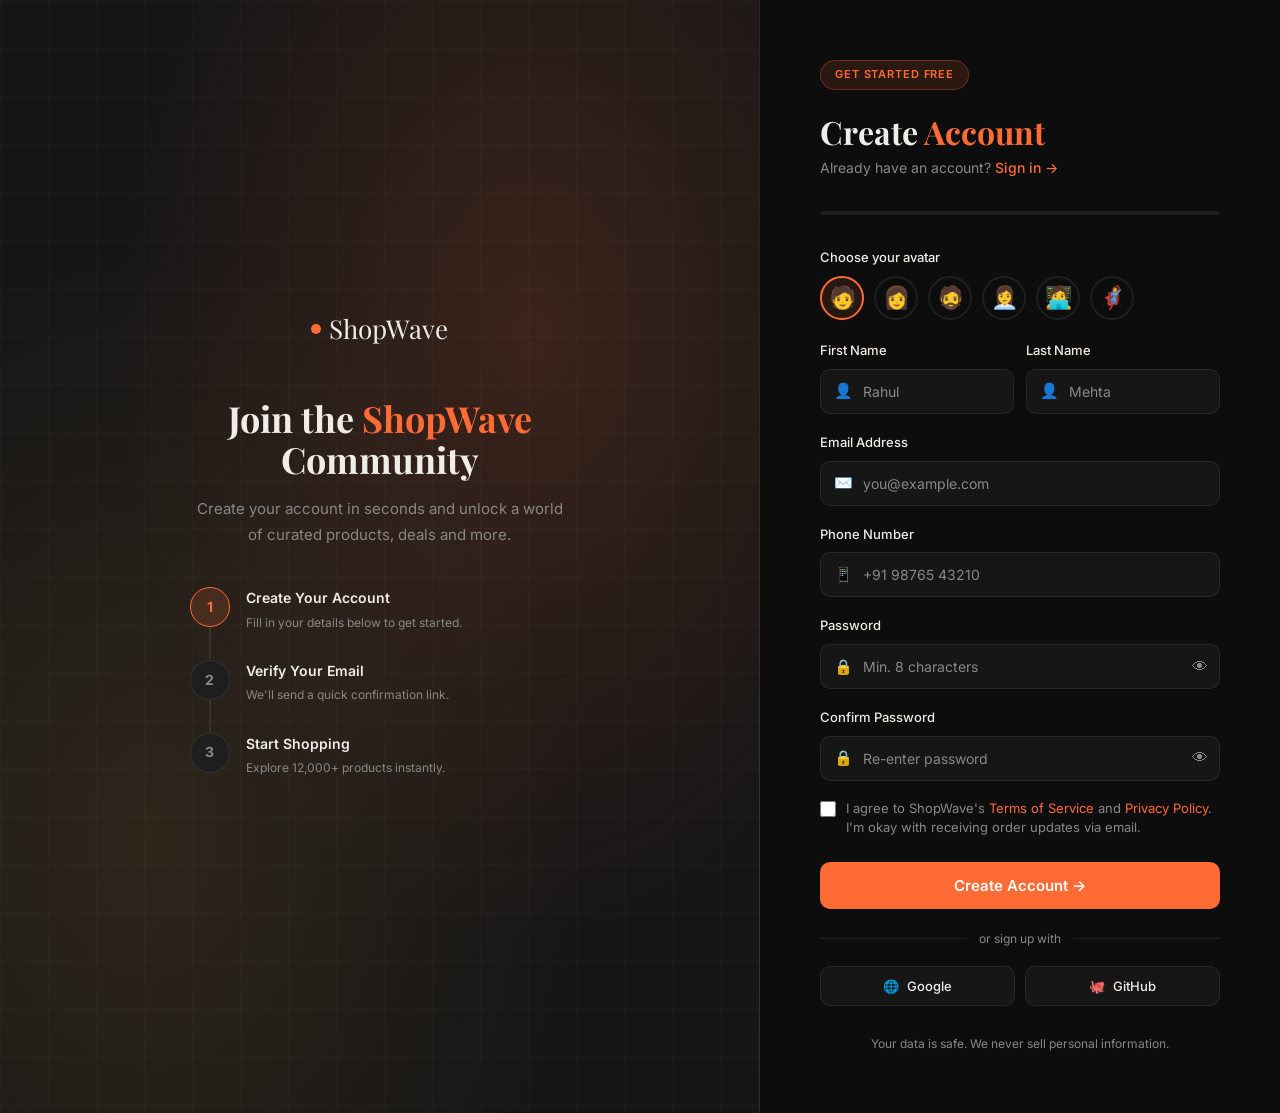
<file: signup.html>
<!DOCTYPE html>
<html lang="en">
<head>
  <meta charset="UTF-8">
  <meta name="viewport" content="width=device-width, initial-scale=1.0">
  <title>ShopWave — Sign Up</title>
  <link href="https://fonts.googleapis.com/css2?family=Inter:wght@300;400;500;600;700&family=Playfair+Display:wght@700&display=swap" rel="stylesheet">
  <link rel="stylesheet" href="style.css">
  <style>
    body { min-height: 100vh; display: flex; }

    .auth-page {
      display: flex;
      width: 100%;
      min-height: 100vh;
    }

    /* ── Left panel ── */
    .auth-left {
      flex: 1;
      background:
        radial-gradient(ellipse at 70% 30%, rgba(255,107,53,0.16) 0%, transparent 55%),
        radial-gradient(ellipse at 20% 75%, rgba(255,179,71,0.10) 0%, transparent 50%),
        var(--surface);
      display: flex;
      flex-direction: column;
      align-items: center;
      justify-content: center;
      padding: 60px;
      position: relative;
      overflow: hidden;
      border-right: 1px solid var(--border);
    }
    .auth-left-grid {
      position: absolute; inset: 0;
      background-image:
        linear-gradient(rgba(255,255,255,0.025) 1px, transparent 1px),
        linear-gradient(90deg, rgba(255,255,255,0.025) 1px, transparent 1px);
      background-size: 48px 48px;
    }
    .auth-left-content { position: relative; z-index: 1; text-align: center; max-width: 380px; }

    .auth-brand {
      display: inline-flex; align-items: center; gap: 8px;
      font-family: 'Playfair Display', serif;
      font-size: 26px; color: var(--text);
      text-decoration: none; margin-bottom: 48px;
    }
    .auth-brand-dot { width: 10px; height: 10px; background: var(--accent); border-radius: 50%; }

    .auth-left h2 {
      font-family: 'Playfair Display', serif;
      font-size: 36px; line-height: 1.15;
      margin-bottom: 16px;
    }
    .auth-left h2 em { font-style: normal; color: var(--accent); }
    .auth-left p { color: var(--muted); font-size: 15px; line-height: 1.7; margin-bottom: 40px; }

    /* Progress steps visual */
    .signup-steps { display: flex; flex-direction: column; gap: 0; text-align: left; }
    .signup-step {
      display: flex; gap: 16px; align-items: flex-start;
      position: relative;
    }
    .signup-step:not(:last-child)::after {
      content: '';
      position: absolute; left: 19px; top: 40px;
      width: 2px; height: 32px;
      background: var(--border);
    }
    .step-num {
      width: 40px; height: 40px; flex-shrink: 0;
      border-radius: 50%; border: 1px solid var(--border);
      background: var(--surface2);
      display: flex; align-items: center; justify-content: center;
      font-size: 14px; font-weight: 700; color: var(--muted);
      transition: all 0.3s;
    }
    .step-num.done {
      background: rgba(255,107,53,0.15);
      border-color: var(--accent); color: var(--accent);
    }
    .step-body { padding-bottom: 28px; }
    .step-title { font-size: 14px; font-weight: 600; margin-bottom: 3px; }
    .step-sub   { font-size: 12px; color: var(--muted); }

    /* ── Right panel – form ── */
    .auth-right {
      width: 520px; flex-shrink: 0;
      display: flex; flex-direction: column;
      align-items: center; justify-content: center;
      padding: 60px 48px;
      background: var(--bg);
      overflow-y: auto;
    }

    .auth-form-wrap { width: 100%; max-width: 400px; }

    .auth-eyebrow {
      display: inline-flex; align-items: center; gap: 8px;
      background: rgba(255,107,53,0.12); border: 1px solid rgba(255,107,53,0.3);
      border-radius: 30px; padding: 5px 14px;
      font-size: 11px; font-weight: 600; color: var(--accent);
      letter-spacing: 0.08em; text-transform: uppercase;
      margin-bottom: 24px;
    }

    .auth-title {
      font-family: 'Playfair Display', serif;
      font-size: 32px; font-weight: 700;
      margin-bottom: 8px; line-height: 1.1;
    }
    .auth-title em { font-style: normal; color: var(--accent); }
    .auth-sub { color: var(--muted); font-size: 14px; margin-bottom: 32px; }
    .auth-sub a { color: var(--accent); text-decoration: none; font-weight: 500; }
    .auth-sub a:hover { text-decoration: underline; }

    /* ── Progress bar ── */
    .progress-bar-wrap {
      height: 4px; background: var(--surface2);
      border-radius: 4px; margin-bottom: 32px; overflow: hidden;
    }
    .progress-bar {
      height: 100%; background: var(--accent);
      border-radius: 4px;
      transition: width 0.4s cubic-bezier(.4,0,.2,1);
      width: 0%;
    }

    /* ── Form fields ── */
    .form-row { display: flex; gap: 12px; }
    .form-row .form-group { flex: 1; }

    .form-group { margin-bottom: 18px; }
    .form-label {
      display: block; font-size: 13px; font-weight: 500;
      margin-bottom: 8px;
    }
    .form-input-wrap { position: relative; }
    .form-input-icon {
      position: absolute; left: 14px; top: 50%; transform: translateY(-50%);
      font-size: 15px; pointer-events: none;
    }
    .form-input {
      width: 100%; padding: 13px 16px 13px 42px;
      background: var(--surface); border: 1px solid var(--border);
      border-radius: 10px; color: var(--text);
      font-size: 14px; font-family: 'Inter', sans-serif;
      outline: none; transition: border-color 0.25s, box-shadow 0.25s;
    }
    .form-input::placeholder { color: var(--muted); }
    .form-input:focus {
      border-color: var(--accent);
      box-shadow: 0 0 0 3px rgba(255,107,53,0.12);
    }
    .form-input.error   { border-color: #e11d48; box-shadow: 0 0 0 3px rgba(225,29,72,0.1); }
    .form-input.success { border-color: var(--green); }

    .pass-toggle {
      position: absolute; right: 12px; top: 50%; transform: translateY(-50%);
      background: none; border: none; cursor: pointer;
      color: var(--muted); font-size: 16px; transition: color 0.2s;
    }
    .pass-toggle:hover { color: var(--text); }

    .field-error {
      font-size: 12px; color: #e11d48;
      margin-top: 5px; display: none;
    }
    .field-error.show { display: block; }

    /* ── Password strength ── */
    .pass-strength-wrap { margin-top: 8px; }
    .pass-strength-bars {
      display: flex; gap: 4px; margin-bottom: 4px;
    }
    .strength-bar {
      flex: 1; height: 3px; border-radius: 3px;
      background: var(--surface2); transition: background 0.3s;
    }
    .strength-bar.weak   { background: #e11d48; }
    .strength-bar.medium { background: #f59e0b; }
    .strength-bar.strong { background: var(--green); }
    .pass-strength-label { font-size: 11px; color: var(--muted); }

    /* ── Terms ── */
    .terms-wrap {
      display: flex; align-items: flex-start; gap: 10px;
      margin-bottom: 24px;
    }
    .terms-wrap input[type="checkbox"] {
      width: 16px; height: 16px; accent-color: var(--accent);
      cursor: pointer; margin-top: 2px; flex-shrink: 0;
    }
    .terms-label { font-size: 13px; color: var(--muted); line-height: 1.5; }
    .terms-label a { color: var(--accent); text-decoration: none; }
    .terms-label a:hover { text-decoration: underline; }

    /* ── Submit ── */
    .btn-submit {
      width: 100%; padding: 14px;
      background: var(--accent); color: white;
      border: none; border-radius: 10px;
      font-size: 15px; font-weight: 600;
      font-family: 'Inter', sans-serif;
      cursor: pointer; position: relative;
      transition: transform 0.2s, box-shadow 0.2s;
      margin-bottom: 20px;
    }
    .btn-submit:hover {
      transform: translateY(-2px);
      box-shadow: 0 10px 28px rgba(255,107,53,0.35);
    }
    .btn-submit.loading { pointer-events: none; opacity: 0.7; }
    .btn-spinner {
      display: none; width: 18px; height: 18px;
      border: 2px solid rgba(255,255,255,0.3);
      border-top-color: white; border-radius: 50%;
      animation: spin 0.7s linear infinite; margin: 0 auto;
    }
    .btn-submit.loading .btn-text    { display: none; }
    .btn-submit.loading .btn-spinner { display: block; }
    @keyframes spin { to { transform: rotate(360deg); } }

    /* ── Divider ── */
    .auth-divider {
      display: flex; align-items: center; gap: 12px;
      margin-bottom: 18px; color: var(--muted); font-size: 12px;
    }
    .auth-divider::before, .auth-divider::after {
      content: ''; flex: 1; height: 1px; background: var(--border);
    }

    /* ── Social ── */
    .social-btns { display: flex; gap: 10px; margin-bottom: 28px; }
    .btn-social {
      flex: 1; padding: 11px;
      background: var(--surface); border: 1px solid var(--border);
      border-radius: 10px; color: var(--text);
      font-size: 13px; font-weight: 500;
      font-family: 'Inter', sans-serif;
      cursor: pointer; display: flex;
      align-items: center; justify-content: center; gap: 8px;
      transition: border-color 0.2s, background 0.2s;
    }
    .btn-social:hover { border-color: rgba(255,255,255,0.2); background: var(--surface2); }

    /* ── Success ── */
    .auth-success {
      display: none; flex-direction: column;
      align-items: center; text-align: center; gap: 16px;
    }
    .auth-success.show { display: flex; }
    .success-icon {
      width: 72px; height: 72px; border-radius: 50%;
      background: rgba(34,197,94,0.15); border: 2px solid var(--green);
      display: flex; align-items: center; justify-content: center;
      font-size: 32px;
    }
    .success-title { font-size: 24px; font-weight: 700; }
    .success-sub   { color: var(--muted); font-size: 14px; line-height: 1.6; }

    /* ── Avatar picker ── */
    .avatar-row {
      display: flex; gap: 10px; margin-bottom: 20px; flex-wrap: wrap;
    }
    .avatar-opt {
      width: 44px; height: 44px; border-radius: 50%;
      border: 2px solid var(--border);
      display: flex; align-items: center; justify-content: center;
      font-size: 22px; cursor: pointer;
      transition: border-color 0.2s, transform 0.2s;
    }
    .avatar-opt:hover  { border-color: rgba(255,255,255,0.3); transform: scale(1.08); }
    .avatar-opt.active { border-color: var(--accent); background: rgba(255,107,53,0.1); }

    @media (max-width: 900px) {
      .auth-left  { display: none; }
      .auth-right { width: 100%; padding: 40px 24px; }
      .form-row   { flex-direction: column; gap: 0; }
    }
  </style>
</head>
<body>
<div class="auth-page">

  <!-- LEFT PANEL -->
  <div class="auth-left">
    <div class="auth-left-grid"></div>
    <div class="auth-left-content">
      <a href="index.html" class="auth-brand">
        <span class="auth-brand-dot"></span>
        ShopWave
      </a>
      <h2>Join the <em>ShopWave</em><br>Community</h2>
      <p>Create your account in seconds and unlock a world of curated products, deals and more.</p>
      <div class="signup-steps">
        <div class="signup-step">
          <div class="step-num done" id="s1">1</div>
          <div class="step-body">
            <div class="step-title">Create Your Account</div>
            <div class="step-sub">Fill in your details below to get started.</div>
          </div>
        </div>
        <div class="signup-step">
          <div class="step-num" id="s2">2</div>
          <div class="step-body">
            <div class="step-title">Verify Your Email</div>
            <div class="step-sub">We'll send a quick confirmation link.</div>
          </div>
        </div>
        <div class="signup-step">
          <div class="step-num" id="s3">3</div>
          <div class="step-body">
            <div class="step-title">Start Shopping</div>
            <div class="step-sub">Explore 12,000+ products instantly.</div>
          </div>
        </div>
      </div>
    </div>
  </div>

  <!-- RIGHT PANEL -->
  <div class="auth-right">
    <div class="auth-form-wrap">

      <!-- Form view -->
      <div id="formView">
        <div class="auth-eyebrow">Get Started Free</div>
        <h1 class="auth-title">Create <em>Account</em></h1>
        <p class="auth-sub">
          Already have an account? <a href="login.html">Sign in →</a>
        </p>

        <!-- Progress bar -->
        <div class="progress-bar-wrap">
          <div class="progress-bar" id="progressBar"></div>
        </div>

        <form id="signupForm" novalidate onsubmit="handleSignup(event)">

          <!-- Avatar picker -->
          <div class="form-group">
            <div class="form-label">Choose your avatar</div>
            <div class="avatar-row" id="avatarRow">
              <div class="avatar-opt active" onclick="pickAvatar(this)">🧑</div>
              <div class="avatar-opt" onclick="pickAvatar(this)">👩</div>
              <div class="avatar-opt" onclick="pickAvatar(this)">🧔</div>
              <div class="avatar-opt" onclick="pickAvatar(this)">👩‍💼</div>
              <div class="avatar-opt" onclick="pickAvatar(this)">🧑‍💻</div>
              <div class="avatar-opt" onclick="pickAvatar(this)">🦸</div>
            </div>
          </div>

          <!-- Name row -->
          <div class="form-row">
            <div class="form-group">
              <label class="form-label" for="firstName">First Name</label>
              <div class="form-input-wrap">
                <span class="form-input-icon">👤</span>
                <input class="form-input" type="text" id="firstName" placeholder="Rahul">
              </div>
              <div class="field-error" id="firstNameErr">First name is required.</div>
            </div>
            <div class="form-group">
              <label class="form-label" for="lastName">Last Name</label>
              <div class="form-input-wrap">
                <span class="form-input-icon">👤</span>
                <input class="form-input" type="text" id="lastName" placeholder="Mehta">
              </div>
              <div class="field-error" id="lastNameErr">Last name is required.</div>
            </div>
          </div>

          <!-- Email -->
          <div class="form-group">
            <label class="form-label" for="email">Email Address</label>
            <div class="form-input-wrap">
              <span class="form-input-icon">✉️</span>
              <input class="form-input" type="email" id="email" placeholder="you@example.com">
            </div>
            <div class="field-error" id="emailErr">Enter a valid email address.</div>
          </div>

          <!-- Phone -->
          <div class="form-group">
            <label class="form-label" for="phone">Phone Number</label>
            <div class="form-input-wrap">
              <span class="form-input-icon">📱</span>
              <input class="form-input" type="tel" id="phone" placeholder="+91 98765 43210">
            </div>
            <div class="field-error" id="phoneErr">Enter a valid 10-digit phone number.</div>
          </div>

          <!-- Password -->
          <div class="form-group">
            <label class="form-label" for="password">Password</label>
            <div class="form-input-wrap">
              <span class="form-input-icon">🔒</span>
              <input class="form-input" type="password" id="password"
                placeholder="Min. 8 characters" oninput="checkStrength(this.value)">
              <button type="button" class="pass-toggle" onclick="togglePass('password', this)">👁</button>
            </div>
            <div class="pass-strength-wrap" id="strengthWrap" style="display:none">
              <div class="pass-strength-bars">
                <div class="strength-bar" id="sb1"></div>
                <div class="strength-bar" id="sb2"></div>
                <div class="strength-bar" id="sb3"></div>
                <div class="strength-bar" id="sb4"></div>
              </div>
              <div class="pass-strength-label" id="strengthLabel"></div>
            </div>
            <div class="field-error" id="passErr">Password must be at least 8 characters.</div>
          </div>

          <!-- Confirm password -->
          <div class="form-group">
            <label class="form-label" for="confirmPass">Confirm Password</label>
            <div class="form-input-wrap">
              <span class="form-input-icon">🔒</span>
              <input class="form-input" type="password" id="confirmPass" placeholder="Re-enter password">
              <button type="button" class="pass-toggle" onclick="togglePass('confirmPass', this)">👁</button>
            </div>
            <div class="field-error" id="confirmErr">Passwords do not match.</div>
          </div>

          <!-- Terms -->
          <div class="terms-wrap">
            <input type="checkbox" id="terms">
            <label class="terms-label" for="terms">
              I agree to ShopWave's <a href="#">Terms of Service</a> and
              <a href="#">Privacy Policy</a>. I'm okay with receiving order updates via email.
            </label>
          </div>
          <div class="field-error" id="termsErr" style="margin-top:-12px;margin-bottom:16px">
            Please accept the terms to continue.
          </div>

          <button type="submit" class="btn-submit" id="signupBtn">
            <span class="btn-text">Create Account →</span>
            <div class="btn-spinner"></div>
          </button>

        </form>

        <div class="auth-divider">or sign up with</div>

        <div class="social-btns">
          <button class="btn-social" onclick="socialSignup('Google')">
            <span>🌐</span> Google
          </button>
          <button class="btn-social" onclick="socialSignup('GitHub')">
            <span>🐙</span> GitHub
          </button>
        </div>

        <p style="text-align:center;font-size:12px;color:var(--muted)">
          Your data is safe. We never sell personal information.
        </p>
      </div>

      <!-- Success state -->
      <div class="auth-success" id="successView">
        <div class="success-icon">🎉</div>
        <div class="success-title">Account Created!</div>
        <p class="success-sub">
          Welcome to ShopWave! Check your email to verify your account.<br>
          Redirecting you to the store…
        </p>
      </div>

    </div>
  </div>
</div>

<script>
  // ── Avatar picker ──
  function pickAvatar(el) {
    document.querySelectorAll('.avatar-opt').forEach(a => a.classList.remove('active'));
    el.classList.add('active');
  }

  // ── Password visibility toggle ──
  function togglePass(id, btn) {
    const input = document.getElementById(id);
    if (input.type === 'password') { input.type = 'text';     btn.textContent = '🙈'; }
    else                           { input.type = 'password'; btn.textContent = '👁';  }
  }

  // ── Password strength ──
  function checkStrength(val) {
    const wrap  = document.getElementById('strengthWrap');
    const label = document.getElementById('strengthLabel');
    const bars  = [document.getElementById('sb1'), document.getElementById('sb2'),
                   document.getElementById('sb3'), document.getElementById('sb4')];

    if (!val) { wrap.style.display = 'none'; return; }
    wrap.style.display = 'block';

    let score = 0;
    if (val.length >= 8)           score++;
    if (/[A-Z]/.test(val))         score++;
    if (/[0-9]/.test(val))         score++;
    if (/[^A-Za-z0-9]/.test(val))  score++;

    const levels = ['weak','weak','medium','strong','strong'];
    const labels = ['Too short','Weak','Fair','Good','Strong 💪'];
    bars.forEach((b, i) => {
      b.className = 'strength-bar';
      if (i < score) b.classList.add(levels[score]);
    });
    label.textContent = labels[score];
    updateProgress();
  }

  // ── Live progress bar ──
  function updateProgress() {
    const fields = ['firstName','lastName','email','phone','password','confirmPass'];
    let filled = fields.filter(id => document.getElementById(id).value.trim() !== '').length;
    const pct = Math.round((filled / fields.length) * 100);
    document.getElementById('progressBar').style.width = pct + '%';
  }
  document.querySelectorAll('.form-input').forEach(el => el.addEventListener('input', updateProgress));

  // ── Validate ──
  function validate() {
    let ok = true;
    const show  = (errId)       => { document.getElementById(errId).classList.add('show'); ok = false; };
    const clear = (inputId, errId) => {
      document.getElementById(inputId).classList.remove('error','success');
      document.getElementById(errId).classList.remove('show');
    };
    const markErr  = (inputId) => document.getElementById(inputId).classList.add('error');
    const markOk   = (inputId) => document.getElementById(inputId).classList.add('success');

    const v = id => document.getElementById(id).value.trim();
    const emailRe = /^[^\s@]+@[^\s@]+\.[^\s@]+$/;
    const phoneRe = /^[+\d\s\-]{10,15}$/;

    // reset all
    ['firstName','lastName','email','phone','password','confirmPass'].forEach(id => {
      document.getElementById(id).classList.remove('error','success');
    });
    ['firstNameErr','lastNameErr','emailErr','phoneErr','passErr','confirmErr','termsErr']
      .forEach(id => document.getElementById(id).classList.remove('show'));

    if (!v('firstName'))              { markErr('firstName'); show('firstNameErr'); }
    else                               markOk('firstName');

    if (!v('lastName'))               { markErr('lastName');  show('lastNameErr');  }
    else                               markOk('lastName');

    if (!emailRe.test(v('email')))    { markErr('email');     show('emailErr');     }
    else                               markOk('email');

    if (!phoneRe.test(v('phone')))    { markErr('phone');     show('phoneErr');     }
    else                               markOk('phone');

    if (v('password').length < 8)     { markErr('password');  show('passErr');      }
    else                               markOk('password');

    if (document.getElementById('confirmPass').value !== document.getElementById('password').value) {
      markErr('confirmPass'); show('confirmErr');
    } else if (document.getElementById('confirmPass').value) {
      markOk('confirmPass');
    }

    if (!document.getElementById('terms').checked) { show('termsErr'); ok = false; }

    return ok;
  }

  // ── Handle submit ──
  function handleSignup(e) {
    e.preventDefault();
    if (!validate()) return;

    const btn = document.getElementById('signupBtn');
    btn.classList.add('loading');

    // Simulate API call — replace with real fetch() to your FastAPI /signup endpoint
    setTimeout(() => {
      btn.classList.remove('loading');
      document.getElementById('formView').style.display = 'none';
      document.getElementById('successView').classList.add('show');
      document.getElementById('s2').classList.add('done');
      setTimeout(() => {
        document.getElementById('s3').classList.add('done');
      }, 800);
      setTimeout(() => { window.location.href = 'login.html'; }, 2500);
    }, 1800);
  }

  // ── Social ──
  function socialSignup(provider) {
    alert(`${provider} signup coming soon!`);
  }
</script>
</body>
</html>
</file>
<file: style.css>
:root {
  --bg: #0d0d0d;
  --surface: #161616;
  --surface2: #1e1e1e;
  --border: rgba(255,255,255,0.08);
  --accent: #ff6b35;
  --accent2: #ffb347;
  --text: #f0ede8;
  --muted: #888;
  --green: #22c55e;
  --radius: 14px;
  --radius-sm: 8px;
  --transition: 0.25s cubic-bezier(.4,0,.2,1);
}

* { box-sizing: border-box; margin: 0; padding: 0; }
html { scroll-behavior: smooth; }
body {
  background: var(--bg);
  color: var(--text);
  font-family: 'Inter', sans-serif;
  font-size: 15px;
  line-height: 1.6;
  overflow-x: hidden;
}

/* ---- SCROLLBAR ---- */
::-webkit-scrollbar { width: 6px; }
::-webkit-scrollbar-track { background: var(--bg); }
::-webkit-scrollbar-thumb { background: #333; border-radius: 3px; }

/* =============================================
   NAVBAR
   ============================================= */
nav {
  position: fixed; top: 0; left: 0; right: 0; z-index: 100;
  display: flex; align-items: center; justify-content: space-between;
  padding: 0 48px;
  height: 68px;
  background: rgba(13,13,13,0.85);
  backdrop-filter: blur(20px);
  border-bottom: 1px solid var(--border);
  transition: background var(--transition);
}
.logo {
  font-family: 'Playfair Display', serif;
  font-size: 22px;
  color: var(--text);
  text-decoration: none;
  display: flex; align-items: center; gap: 8px;
}
.logo-dot { width: 8px; height: 8px; background: var(--accent); border-radius: 50%; }
.nav-links {
  display: flex; align-items: center; gap: 32px;
  list-style: none;
}
.nav-links a {
  color: var(--muted); text-decoration: none;
  font-size: 14px; font-weight: 500;
  transition: color var(--transition);
}
.nav-links a:hover { color: var(--text); }
.nav-links a.active { color: var(--text); }
.nav-actions { display: flex; align-items: center; gap: 16px; }
.search-box {
  display: flex; align-items: center; gap: 10px;
  background: var(--surface2); border: 1px solid var(--border);
  border-radius: 30px; padding: 8px 16px;
  transition: border-color var(--transition);
}
.search-box:focus-within { border-color: var(--accent); }
.search-box input {
  background: none; border: none; outline: none;
  color: var(--text); font-size: 13px; width: 160px;
}
.search-box input::placeholder { color: var(--muted); }
.search-icon { color: var(--muted); font-size: 15px; cursor: pointer; }
.btn-icon {
  width: 40px; height: 40px; border-radius: 50%;
  background: var(--surface2); border: 1px solid var(--border);
  display: flex; align-items: center; justify-content: center;
  cursor: pointer; color: var(--text); font-size: 16px;
  transition: background var(--transition), transform var(--transition);
  position: relative;
}
.btn-icon:hover { background: var(--surface); transform: scale(1.05); }
.badge {
  position: absolute; top: -4px; right: -4px;
  width: 18px; height: 18px; border-radius: 50%;
  background: var(--accent); color: white;
  font-size: 10px; font-weight: 700;
  display: flex; align-items: center; justify-content: center;
  border: 2px solid var(--bg);
}

/* =============================================
   HERO
   ============================================= */
.hero {
  min-height: 100vh;
  display: flex; align-items: center;
  padding: 68px 48px 0;
  position: relative; overflow: hidden;
}
.hero-bg {
  position: absolute; inset: 0; z-index: 0;
  background: radial-gradient(ellipse at 70% 50%, rgba(255,107,53,0.12) 0%, transparent 60%),
              radial-gradient(ellipse at 20% 80%, rgba(255,179,71,0.08) 0%, transparent 50%);
}
.hero-grid-lines {
  position: absolute; inset: 0; z-index: 0;
  background-image: linear-gradient(rgba(255,255,255,0.02) 1px, transparent 1px),
                    linear-gradient(90deg, rgba(255,255,255,0.02) 1px, transparent 1px);
  background-size: 60px 60px;
}
.hero-content { position: relative; z-index: 1; max-width: 600px; }
.hero-eyebrow {
  display: inline-flex; align-items: center; gap: 8px;
  background: rgba(255,107,53,0.12); border: 1px solid rgba(255,107,53,0.3);
  border-radius: 30px; padding: 6px 14px;
  font-size: 12px; font-weight: 600; color: var(--accent);
  letter-spacing: 0.08em; text-transform: uppercase;
  margin-bottom: 28px;
}
.eyebrow-dot {
  width: 6px; height: 6px; background: var(--accent);
  border-radius: 50%; animation: pulse 2s infinite;
}
@keyframes pulse {
  0%,100% { opacity: 1; transform: scale(1); }
  50%      { opacity: 0.5; transform: scale(1.4); }
}
.hero h1 {
  font-family: 'Playfair Display', serif;
  font-size: clamp(42px, 6vw, 72px);
  font-weight: 700; line-height: 1.05;
  margin-bottom: 20px;
}
.hero h1 em { font-style: normal; color: var(--accent); }
.hero p {
  font-size: 17px; color: var(--muted); line-height: 1.7;
  margin-bottom: 36px; max-width: 480px;
}
.hero-actions { display: flex; gap: 14px; flex-wrap: wrap; }

/* Shared buttons */
.btn-primary {
  display: inline-flex; align-items: center; gap: 8px;
  background: var(--accent); color: white;
  border: none; border-radius: 30px;
  padding: 14px 28px; font-size: 15px; font-weight: 600;
  cursor: pointer; text-decoration: none;
  transition: transform var(--transition), box-shadow var(--transition);
}
.btn-primary:hover { transform: translateY(-2px); box-shadow: 0 12px 32px rgba(255,107,53,0.3); }
.btn-outline {
  display: inline-flex; align-items: center; gap: 8px;
  background: transparent; color: var(--text);
  border: 1px solid var(--border); border-radius: 30px;
  padding: 14px 28px; font-size: 15px; font-weight: 500;
  cursor: pointer; text-decoration: none;
  transition: border-color var(--transition), background var(--transition);
}
.btn-outline:hover { border-color: rgba(255,255,255,0.3); background: rgba(255,255,255,0.04); }

.hero-stats {
  display: flex; gap: 40px; margin-top: 56px;
  padding-top: 40px; border-top: 1px solid var(--border);
}
.stat-num { font-size: 28px; font-weight: 700; }
.stat-label { font-size: 12px; color: var(--muted); margin-top: 2px; }
.hero-visual {
  position: absolute; right: -20px; top: 50%; transform: translateY(-50%);
  z-index: 1; width: 520px;
}
.hero-card-stack { position: relative; }
.hero-card {
  background: var(--surface); border: 1px solid var(--border);
  border-radius: 20px; overflow: hidden;
}
.hero-card-back {
  position: absolute; top: -20px; right: -20px;
  width: 300px; height: 360px;
  background: var(--surface2); border: 1px solid var(--border);
  border-radius: 20px; transform: rotate(6deg); z-index: 0;
}
.hero-card-mid {
  position: absolute; top: -10px; right: -10px;
  width: 310px; height: 370px;
  background: var(--surface); border: 1px solid var(--border);
  border-radius: 20px; transform: rotate(3deg); z-index: 1;
}
.hero-card-front { position: relative; z-index: 2; width: 320px; }
.hero-card-img {
  width: 100%; height: 240px;
  background: linear-gradient(135deg, #1a1a2e 0%, #16213e 50%, #0f3460 100%);
  display: flex; align-items: center; justify-content: center;
  font-size: 80px;
}
.hero-card-body { padding: 20px; }
.hero-card-tag {
  font-size: 11px; font-weight: 600; color: var(--accent);
  text-transform: uppercase; letter-spacing: 0.1em;
}
.hero-card-name { font-size: 17px; font-weight: 600; margin: 6px 0 4px; }
.hero-card-price { font-size: 22px; font-weight: 700; }
.hero-card-old { font-size: 14px; color: var(--muted); text-decoration: line-through; margin-left: 8px; }

/* =============================================
   MARQUEE
   ============================================= */
.marquee-section {
  padding: 20px 0;
  border-top: 1px solid var(--border);
  border-bottom: 1px solid var(--border);
  overflow: hidden;
  background: var(--surface);
}
.marquee-track {
  display: flex; gap: 60px;
  animation: marquee 30s linear infinite;
  white-space: nowrap;
}
.marquee-track:hover { animation-play-state: paused; }
@keyframes marquee { from { transform: translateX(0); } to { transform: translateX(-50%); } }
.marquee-item {
  font-size: 13px; font-weight: 500; color: var(--muted);
  display: flex; align-items: center; gap: 12px;
}
.marquee-item span { color: var(--accent); }

/* =============================================
   SECTIONS
   ============================================= */
section { padding: 96px 48px; }
.section-header { margin-bottom: 52px; }
.section-eyebrow {
  font-size: 12px; font-weight: 600; color: var(--accent);
  text-transform: uppercase; letter-spacing: 0.1em;
  margin-bottom: 10px;
}
.section-title {
  font-family: 'Playfair Display', serif;
  font-size: clamp(28px, 4vw, 42px); font-weight: 700;
  line-height: 1.15;
}
.section-title em { font-style: normal; color: var(--accent); }
.section-sub { color: var(--muted); margin-top: 12px; max-width: 480px; }

/* =============================================
   CATEGORIES
   ============================================= */
.categories-grid {
  display: grid;
  grid-template-columns: repeat(auto-fill, minmax(180px, 1fr));
  gap: 16px;
}
.cat-card {
  background: var(--surface); border: 1px solid var(--border);
  border-radius: var(--radius); padding: 28px 20px;
  text-align: center; cursor: pointer;
  transition: border-color var(--transition), transform var(--transition), background var(--transition);
  text-decoration: none; color: var(--text);
  display: block;
}
.cat-card:hover {
  border-color: var(--accent);
  transform: translateY(-4px);
  background: rgba(255,107,53,0.05);
}
.cat-icon { font-size: 36px; margin-bottom: 12px; display: block; }
.cat-name { font-size: 14px; font-weight: 600; margin-bottom: 4px; }
.cat-count { font-size: 12px; color: var(--muted); }

/* =============================================
   FILTER BAR & PRODUCTS
   ============================================= */
.filter-bar { display: flex; gap: 10px; flex-wrap: wrap; margin-bottom: 36px; }
.filter-btn {
  padding: 8px 18px; border-radius: 30px;
  background: var(--surface2); border: 1px solid var(--border);
  color: var(--muted); font-size: 13px; font-weight: 500;
  cursor: pointer; transition: all var(--transition);
}
.filter-btn:hover { border-color: rgba(255,255,255,0.2); color: var(--text); }
.filter-btn.active { background: var(--accent); border-color: var(--accent); color: white; }

.products-grid {
  display: grid;
  grid-template-columns: repeat(auto-fill, minmax(260px, 1fr));
  gap: 24px;
}
.product-card {
  background: var(--surface); border: 1px solid var(--border);
  border-radius: var(--radius); overflow: hidden;
  transition: border-color var(--transition), transform var(--transition);
  cursor: pointer;
}
.product-card:hover { border-color: rgba(255,255,255,0.2); transform: translateY(-4px); }
.product-img {
  width: 100%; aspect-ratio: 1/1;
  display: flex; align-items: center; justify-content: center;
  font-size: 72px; position: relative; overflow: hidden;
}
.product-badge {
  position: absolute; top: 12px; left: 12px; z-index: 2;
  font-size: 11px; font-weight: 700;
  padding: 4px 10px; border-radius: 30px;
}
.badge-sale { background: var(--accent); color: white; }
.badge-new  { background: var(--green);  color: white; }
.badge-hot  { background: #e11d48;       color: white; }
.product-actions {
  position: absolute; top: 12px; right: 12px; z-index: 2;
  display: flex; flex-direction: column; gap: 8px;
  opacity: 0; transform: translateX(10px);
  transition: all var(--transition);
}
.product-card:hover .product-actions { opacity: 1; transform: translateX(0); }
.action-btn {
  width: 34px; height: 34px; border-radius: 50%;
  background: rgba(0,0,0,0.6); backdrop-filter: blur(8px);
  border: 1px solid rgba(255,255,255,0.1);
  display: flex; align-items: center; justify-content: center;
  cursor: pointer; font-size: 16px;
  transition: background var(--transition), transform var(--transition);
}
.action-btn:hover { background: var(--accent); transform: scale(1.1); }
.product-body { padding: 18px; }
.product-cat { font-size: 11px; color: var(--accent); font-weight: 600; text-transform: uppercase; letter-spacing: 0.07em; }
.product-name { font-size: 16px; font-weight: 600; margin: 6px 0 8px; line-height: 1.3; }
.product-rating { display: flex; align-items: center; gap: 6px; margin-bottom: 10px; }
.stars { color: #f59e0b; font-size: 13px; }
.rating-count { font-size: 12px; color: var(--muted); }
.product-footer { display: flex; align-items: center; justify-content: space-between; }
.product-price { font-size: 20px; font-weight: 700; }
.product-price-old { font-size: 13px; color: var(--muted); text-decoration: line-through; margin-left: 6px; }
.add-btn {
  width: 36px; height: 36px; border-radius: 50%;
  background: var(--accent); border: none;
  display: flex; align-items: center; justify-content: center;
  cursor: pointer; font-size: 18px; color: white;
  transition: transform var(--transition), box-shadow var(--transition);
}
.add-btn:hover { transform: scale(1.1); box-shadow: 0 6px 20px rgba(255,107,53,0.4); }

/* =============================================
   BANNER / FLASH SALE
   ============================================= */
.banner-section { padding: 0 48px 96px; }
.banner {
  background: linear-gradient(135deg, #1a0a00 0%, #2d1a00 50%, #1a0a00 100%);
  border: 1px solid rgba(255,107,53,0.2);
  border-radius: 24px; padding: 64px;
  display: flex; align-items: center; justify-content: space-between;
  position: relative; overflow: hidden;
}
.banner-glow {
  position: absolute; right: -100px; top: -100px;
  width: 400px; height: 400px; border-radius: 50%;
  background: radial-gradient(circle, rgba(255,107,53,0.2), transparent 70%);
  pointer-events: none;
}
.banner-content { position: relative; z-index: 1; }
.banner h2 {
  font-family: 'Playfair Display', serif;
  font-size: 40px; font-weight: 700;
  margin-bottom: 12px; line-height: 1.1;
}
.banner h2 em { color: var(--accent); font-style: normal; }
.banner p { color: var(--muted); margin-bottom: 28px; font-size: 16px; }
.timer { display: flex; gap: 16px; margin-bottom: 28px; }
.timer-block { text-align: center; }
.timer-num {
  background: rgba(255,255,255,0.07); border: 1px solid var(--border);
  border-radius: 10px; padding: 12px 16px;
  font-size: 26px; font-weight: 700; min-width: 60px;
  display: block;
}
.timer-label { font-size: 11px; color: var(--muted); margin-top: 4px; }
.timer-sep { font-size: 24px; font-weight: 700; color: var(--accent); align-self: center; padding-bottom: 16px; }
.banner-emoji { font-size: 120px; position: relative; z-index: 1; }

/* =============================================
   TESTIMONIALS
   ============================================= */
.testimonials-grid {
  display: grid; grid-template-columns: repeat(auto-fill, minmax(300px, 1fr));
  gap: 20px;
}
.testimonial-card {
  background: var(--surface); border: 1px solid var(--border);
  border-radius: var(--radius); padding: 28px;
  transition: border-color var(--transition);
}
.testimonial-card:hover { border-color: rgba(255,255,255,0.15); }
.t-quote { font-size: 32px; color: var(--accent); margin-bottom: 12px; line-height: 1; }
.t-text { color: rgba(240,237,232,0.8); line-height: 1.7; margin-bottom: 20px; font-size: 14px; }
.t-author { display: flex; align-items: center; gap: 12px; }
.t-avatar {
  width: 40px; height: 40px; border-radius: 50%;
  display: flex; align-items: center; justify-content: center;
  font-size: 18px; font-weight: 700; background: var(--surface2);
}
.t-name { font-size: 14px; font-weight: 600; }
.t-role { font-size: 12px; color: var(--muted); }

/* =============================================
   NEWSLETTER
   ============================================= */
.newsletter-section { padding: 0 48px 96px; }
.newsletter {
  background: var(--surface); border: 1px solid var(--border);
  border-radius: 24px; padding: 64px; text-align: center;
}
.newsletter h2 {
  font-family: 'Playfair Display', serif;
  font-size: 36px; font-weight: 700; margin-bottom: 12px;
}
.newsletter p { color: var(--muted); margin-bottom: 32px; }
.newsletter-form { display: flex; gap: 12px; max-width: 440px; margin: 0 auto; }
.newsletter-input {
  flex: 1; padding: 14px 20px;
  background: var(--surface2); border: 1px solid var(--border);
  border-radius: 30px; color: var(--text);
  font-size: 14px; outline: none;
  transition: border-color var(--transition);
}
.newsletter-input:focus { border-color: var(--accent); }
.newsletter-input::placeholder { color: var(--muted); }

/* =============================================
   FOOTER
   ============================================= */
footer { border-top: 1px solid var(--border); padding: 64px 48px 32px; }
.footer-grid {
  display: grid; grid-template-columns: 2fr 1fr 1fr 1fr;
  gap: 40px; margin-bottom: 56px;
}
.footer-brand p { color: var(--muted); margin: 16px 0 24px; font-size: 14px; line-height: 1.7; }
.social-links { display: flex; gap: 10px; }
.social-btn {
  width: 36px; height: 36px; border-radius: 50%;
  background: var(--surface2); border: 1px solid var(--border);
  display: flex; align-items: center; justify-content: center;
  cursor: pointer; font-size: 16px;
  transition: background var(--transition), border-color var(--transition);
}
.social-btn:hover { background: var(--accent); border-color: var(--accent); }
.footer-col h4 { font-size: 13px; font-weight: 600; margin-bottom: 16px; text-transform: uppercase; letter-spacing: 0.08em; }
.footer-col ul { list-style: none; }
.footer-col li { margin-bottom: 10px; }
.footer-col a { color: var(--muted); text-decoration: none; font-size: 14px; transition: color var(--transition); }
.footer-col a:hover { color: var(--text); }
.footer-bottom {
  border-top: 1px solid var(--border); padding-top: 28px;
  display: flex; align-items: center; justify-content: space-between;
  font-size: 13px; color: var(--muted);
}
.footer-payments { display: flex; gap: 8px; }
.payment-badge {
  background: var(--surface2); border: 1px solid var(--border);
  border-radius: 6px; padding: 4px 8px; font-size: 11px; font-weight: 600;
}

/* =============================================
   CART PANEL
   ============================================= */
.cart-overlay {
  position: fixed; inset: 0; background: rgba(0,0,0,0.6);
  z-index: 200; opacity: 0; pointer-events: none;
  transition: opacity var(--transition); backdrop-filter: blur(4px);
}
.cart-overlay.open { opacity: 1; pointer-events: all; }
.cart-panel {
  position: fixed; top: 0; right: 0; bottom: 0;
  width: 420px; background: var(--surface);
  border-left: 1px solid var(--border); z-index: 201;
  display: flex; flex-direction: column;
  transform: translateX(100%); transition: transform var(--transition);
}
.cart-panel.open { transform: translateX(0); }
.cart-header {
  padding: 24px; border-bottom: 1px solid var(--border);
  display: flex; align-items: center; justify-content: space-between;
}
.cart-header h3 { font-size: 18px; font-weight: 700; }
.cart-close {
  background: none; border: none; color: var(--muted);
  font-size: 22px; cursor: pointer; padding: 4px;
  transition: color var(--transition);
}
.cart-close:hover { color: var(--text); }
.cart-items { flex: 1; overflow-y: auto; padding: 16px 24px; }
.cart-item {
  display: flex; gap: 14px; padding: 14px 0;
  border-bottom: 1px solid var(--border);
}
.cart-item:last-child { border-bottom: none; }
.cart-item-img {
  width: 64px; height: 64px; border-radius: 10px;
  background: var(--surface2); display: flex;
  align-items: center; justify-content: center; font-size: 28px;
  flex-shrink: 0;
}
.cart-item-info { flex: 1; }
.cart-item-name { font-size: 14px; font-weight: 600; margin-bottom: 4px; }
.cart-item-cat { font-size: 12px; color: var(--muted); }
.cart-item-footer { display: flex; align-items: center; justify-content: space-between; margin-top: 8px; }
.cart-item-price { font-size: 16px; font-weight: 700; }
.qty-control { display: flex; align-items: center; gap: 10px; }
.qty-btn {
  width: 26px; height: 26px; border-radius: 6px;
  background: var(--surface2); border: 1px solid var(--border);
  display: flex; align-items: center; justify-content: center;
  cursor: pointer; font-size: 15px; color: var(--text);
  transition: background var(--transition);
}
.qty-btn:hover { background: var(--accent); border-color: var(--accent); }
.qty-num { font-size: 14px; font-weight: 600; min-width: 16px; text-align: center; }
.cart-remove {
  background: none; border: none; color: var(--muted);
  cursor: pointer; font-size: 18px; padding: 2px;
  transition: color var(--transition);
}
.cart-remove:hover { color: #e11d48; }
.cart-footer { padding: 24px; border-top: 1px solid var(--border); }
.cart-total {
  display: flex; justify-content: space-between; align-items: center;
  margin-bottom: 16px;
}
.cart-total-label { font-size: 14px; color: var(--muted); }
.cart-total-amount { font-size: 24px; font-weight: 700; }
.cart-empty {
  flex: 1; display: flex; flex-direction: column;
  align-items: center; justify-content: center;
  gap: 12px; color: var(--muted);
}
.cart-empty-icon { font-size: 56px; }
.cart-empty h4 { font-size: 16px; font-weight: 600; color: var(--text); }
.cart-empty p { font-size: 14px; text-align: center; }

/* =============================================
   TOAST
   ============================================= */
.toast-container {
  position: fixed; bottom: 24px; right: 24px; z-index: 300;
  display: flex; flex-direction: column; gap: 10px;
}
.toast {
  background: var(--surface); border: 1px solid var(--border);
  border-radius: 12px; padding: 14px 18px;
  display: flex; align-items: center; gap: 12px;
  font-size: 14px; min-width: 260px;
  transform: translateX(100px); opacity: 0;
  animation: toastIn 0.3s forwards;
  box-shadow: 0 8px 32px rgba(0,0,0,0.4);
}
@keyframes toastIn { to { transform: translateX(0); opacity: 1; } }
.toast-icon { font-size: 20px; }
.toast-title { font-weight: 600; font-size: 14px; }
.toast-sub { font-size: 12px; color: var(--muted); }

/* =============================================
   PRODUCT MODAL
   ============================================= */
.modal-overlay {
  position: fixed; inset: 0; background: rgba(0,0,0,0.7);
  z-index: 200; opacity: 0; pointer-events: none;
  transition: opacity var(--transition); backdrop-filter: blur(6px);
  display: flex; align-items: center; justify-content: center;
}
.modal-overlay.open { opacity: 1; pointer-events: all; }
.modal {
  background: var(--surface); border: 1px solid var(--border);
  border-radius: 24px; width: 90%; max-width: 760px;
  max-height: 90vh; overflow: auto;
  transform: scale(0.95); transition: transform var(--transition);
}
.modal-overlay.open .modal { transform: scale(1); }
.modal-header {
  padding: 24px 28px; border-bottom: 1px solid var(--border);
  display: flex; align-items: center; justify-content: space-between;
}
.modal-header h3 { font-size: 18px; font-weight: 700; }
.modal-body { display: flex; }
.modal-img {
  width: 320px; flex-shrink: 0;
  display: flex; align-items: center; justify-content: center;
  font-size: 100px; padding: 40px;
  border-right: 1px solid var(--border);
}
.modal-info { padding: 28px; flex: 1; }
.modal-cat { font-size: 12px; font-weight: 600; color: var(--accent); text-transform: uppercase; letter-spacing: 0.08em; }
.modal-name { font-size: 24px; font-weight: 700; margin: 8px 0 6px; }
.modal-rating { display: flex; align-items: center; gap: 8px; margin-bottom: 16px; }
.modal-price { font-size: 32px; font-weight: 700; margin-bottom: 6px; }
.modal-price-old { font-size: 16px; color: var(--muted); text-decoration: line-through; }
.modal-desc { color: var(--muted); font-size: 14px; line-height: 1.7; margin: 16px 0; }
.modal-divider { border: none; border-top: 1px solid var(--border); margin: 20px 0; }
.modal-label { font-size: 12px; font-weight: 600; text-transform: uppercase; letter-spacing: 0.08em; color: var(--muted); margin-bottom: 10px; }
.size-grid { display: flex; gap: 8px; flex-wrap: wrap; margin-bottom: 20px; }
.size-btn {
  padding: 8px 16px; border-radius: 8px;
  background: var(--surface2); border: 1px solid var(--border);
  color: var(--text); font-size: 13px; font-weight: 500;
  cursor: pointer; transition: all var(--transition);
}
.size-btn:hover, .size-btn.active { background: var(--accent); border-color: var(--accent); }
.modal-actions { display: flex; gap: 12px; margin-top: 24px; }

/* =============================================
   MISC UTILITIES
   ============================================= */
.heart-btn { color: var(--muted); transition: color var(--transition); }
.heart-btn.active { color: #e11d48; }
.text-accent { color: var(--accent); }
.hidden { display: none !important; }

.scroll-top {
  position: fixed; bottom: 24px; left: 24px; z-index: 99;
  width: 44px; height: 44px; border-radius: 50%;
  background: var(--surface); border: 1px solid var(--border);
  display: flex; align-items: center; justify-content: center;
  cursor: pointer; font-size: 18px;
  opacity: 0; pointer-events: none; transform: translateY(10px);
  transition: all var(--transition);
}
.scroll-top.visible { opacity: 1; pointer-events: all; transform: translateY(0); }
.scroll-top:hover { background: var(--accent); border-color: var(--accent); }

/* =============================================
   RESPONSIVE
   ============================================= */
@media (max-width: 900px) {
  nav { padding: 0 20px; }
  .nav-links { display: none; }
  .search-box input { width: 100px; }
  .hero { padding: 88px 20px 40px; flex-direction: column; text-align: center; min-height: auto; }
  .hero-visual { display: none; }
  .hero-actions { justify-content: center; }
  .hero-stats { justify-content: center; }
  section { padding: 60px 20px; }
  .banner-section, .newsletter-section { padding: 0 20px 60px; }
  .banner { padding: 36px 24px; flex-direction: column; gap: 24px; text-align: center; }
  .banner h2 { font-size: 28px; }
  .footer-grid { grid-template-columns: 1fr 1fr; }
  footer { padding: 48px 20px 24px; }
  .cart-panel { width: 100%; }
  .modal-body { flex-direction: column; }
  .modal-img { width: 100%; border-right: none; border-bottom: 1px solid var(--border); }
}
</file>
<file: static/style.css>
:root {
  --bg: #0d0d0d;
  --surface: #161616;
  --surface2: #1e1e1e;
  --border: rgba(255,255,255,0.08);
  --accent: #ff6b35;
  --accent2: #ffb347;
  --text: #f0ede8;
  --muted: #888;
  --green: #22c55e;
  --radius: 14px;
  --radius-sm: 8px;
  --transition: 0.25s cubic-bezier(.4,0,.2,1);
}

* { box-sizing: border-box; margin: 0; padding: 0; }
html { scroll-behavior: smooth; }
body {
  background: var(--bg);
  color: var(--text);
  font-family: 'Inter', sans-serif;
  font-size: 15px;
  line-height: 1.6;
  overflow-x: hidden;
}

/* ---- SCROLLBAR ---- */
::-webkit-scrollbar { width: 6px; }
::-webkit-scrollbar-track { background: var(--bg); }
::-webkit-scrollbar-thumb { background: #333; border-radius: 3px; }

/* =============================================
   NAVBAR
   ============================================= */
nav {
  position: fixed; top: 0; left: 0; right: 0; z-index: 100;
  display: flex; align-items: center; justify-content: space-between;
  padding: 0 48px;
  height: 68px;
  background: rgba(13,13,13,0.85);
  backdrop-filter: blur(20px);
  border-bottom: 1px solid var(--border);
  transition: background var(--transition);
}
.logo {
  font-family: 'Playfair Display', serif;
  font-size: 22px;
  color: var(--text);
  text-decoration: none;
  display: flex; align-items: center; gap: 8px;
}
.logo-dot { width: 8px; height: 8px; background: var(--accent); border-radius: 50%; }
.nav-links {
  display: flex; align-items: center; gap: 32px;
  list-style: none;
}
.nav-links a {
  color: var(--muted); text-decoration: none;
  font-size: 14px; font-weight: 500;
  transition: color var(--transition);
}
.nav-links a:hover { color: var(--text); }
.nav-links a.active { color: var(--text); }
.nav-actions { display: flex; align-items: center; gap: 16px; }
.search-box {
  display: flex; align-items: center; gap: 10px;
  background: var(--surface2); border: 1px solid var(--border);
  border-radius: 30px; padding: 8px 16px;
  transition: border-color var(--transition);
}
.search-box:focus-within { border-color: var(--accent); }
.search-box input {
  background: none; border: none; outline: none;
  color: var(--text); font-size: 13px; width: 160px;
}
.search-box input::placeholder { color: var(--muted); }
.search-icon { color: var(--muted); font-size: 15px; cursor: pointer; }
.btn-icon {
  width: 40px; height: 40px; border-radius: 50%;
  background: var(--surface2); border: 1px solid var(--border);
  display: flex; align-items: center; justify-content: center;
  cursor: pointer; color: var(--text); font-size: 16px;
  transition: background var(--transition), transform var(--transition);
  position: relative;
}
.btn-icon:hover { background: var(--surface); transform: scale(1.05); }
.badge {
  position: absolute; top: -4px; right: -4px;
  width: 18px; height: 18px; border-radius: 50%;
  background: var(--accent); color: white;
  font-size: 10px; font-weight: 700;
  display: flex; align-items: center; justify-content: center;
  border: 2px solid var(--bg);
}

/* =============================================
   HERO
   ============================================= */
.hero {
  min-height: 100vh;
  display: flex; align-items: center;
  padding: 68px 48px 0;
  position: relative; overflow: hidden;
}
.hero-bg {
  position: absolute; inset: 0; z-index: 0;
  background: radial-gradient(ellipse at 70% 50%, rgba(255,107,53,0.12) 0%, transparent 60%),
              radial-gradient(ellipse at 20% 80%, rgba(255,179,71,0.08) 0%, transparent 50%);
}
.hero-grid-lines {
  position: absolute; inset: 0; z-index: 0;
  background-image: linear-gradient(rgba(255,255,255,0.02) 1px, transparent 1px),
                    linear-gradient(90deg, rgba(255,255,255,0.02) 1px, transparent 1px);
  background-size: 60px 60px;
}
.hero-content { position: relative; z-index: 1; max-width: 600px; }
.hero-eyebrow {
  display: inline-flex; align-items: center; gap: 8px;
  background: rgba(255,107,53,0.12); border: 1px solid rgba(255,107,53,0.3);
  border-radius: 30px; padding: 6px 14px;
  font-size: 12px; font-weight: 600; color: var(--accent);
  letter-spacing: 0.08em; text-transform: uppercase;
  margin-bottom: 28px;
}
.eyebrow-dot {
  width: 6px; height: 6px; background: var(--accent);
  border-radius: 50%; animation: pulse 2s infinite;
}
@keyframes pulse {
  0%,100% { opacity: 1; transform: scale(1); }
  50%      { opacity: 0.5; transform: scale(1.4); }
}
.hero h1 {
  font-family: 'Playfair Display', serif;
  font-size: clamp(42px, 6vw, 72px);
  font-weight: 700; line-height: 1.05;
  margin-bottom: 20px;
}
.hero h1 em { font-style: normal; color: var(--accent); }
.hero p {
  font-size: 17px; color: var(--muted); line-height: 1.7;
  margin-bottom: 36px; max-width: 480px;
}
.hero-actions { display: flex; gap: 14px; flex-wrap: wrap; }

/* Shared buttons */
.btn-primary {
  display: inline-flex; align-items: center; gap: 8px;
  background: var(--accent); color: white;
  border: none; border-radius: 30px;
  padding: 14px 28px; font-size: 15px; font-weight: 600;
  cursor: pointer; text-decoration: none;
  transition: transform var(--transition), box-shadow var(--transition);
}
.btn-primary:hover { transform: translateY(-2px); box-shadow: 0 12px 32px rgba(255,107,53,0.3); }
.btn-outline {
  display: inline-flex; align-items: center; gap: 8px;
  background: transparent; color: var(--text);
  border: 1px solid var(--border); border-radius: 30px;
  padding: 14px 28px; font-size: 15px; font-weight: 500;
  cursor: pointer; text-decoration: none;
  transition: border-color var(--transition), background var(--transition);
}
.btn-outline:hover { border-color: rgba(255,255,255,0.3); background: rgba(255,255,255,0.04); }

.hero-stats {
  display: flex; gap: 40px; margin-top: 56px;
  padding-top: 40px; border-top: 1px solid var(--border);
}
.stat-num { font-size: 28px; font-weight: 700; }
.stat-label { font-size: 12px; color: var(--muted); margin-top: 2px; }
.hero-visual {
  position: absolute; right: -20px; top: 50%; transform: translateY(-50%);
  z-index: 1; width: 520px;
}
.hero-card-stack { position: relative; }
.hero-card {
  background: var(--surface); border: 1px solid var(--border);
  border-radius: 20px; overflow: hidden;
}
.hero-card-back {
  position: absolute; top: -20px; right: -20px;
  width: 300px; height: 360px;
  background: var(--surface2); border: 1px solid var(--border);
  border-radius: 20px; transform: rotate(6deg); z-index: 0;
}
.hero-card-mid {
  position: absolute; top: -10px; right: -10px;
  width: 310px; height: 370px;
  background: var(--surface); border: 1px solid var(--border);
  border-radius: 20px; transform: rotate(3deg); z-index: 1;
}
.hero-card-front { position: relative; z-index: 2; width: 320px; }
.hero-card-img {
  width: 100%; height: 240px;
  background: linear-gradient(135deg, #1a1a2e 0%, #16213e 50%, #0f3460 100%);
  display: flex; align-items: center; justify-content: center;
  font-size: 80px;
}
.hero-card-body { padding: 20px; }
.hero-card-tag {
  font-size: 11px; font-weight: 600; color: var(--accent);
  text-transform: uppercase; letter-spacing: 0.1em;
}
.hero-card-name { font-size: 17px; font-weight: 600; margin: 6px 0 4px; }
.hero-card-price { font-size: 22px; font-weight: 700; }
.hero-card-old { font-size: 14px; color: var(--muted); text-decoration: line-through; margin-left: 8px; }

/* =============================================
   MARQUEE
   ============================================= */
.marquee-section {
  padding: 20px 0;
  border-top: 1px solid var(--border);
  border-bottom: 1px solid var(--border);
  overflow: hidden;
  background: var(--surface);
}
.marquee-track {
  display: flex; gap: 60px;
  animation: marquee 30s linear infinite;
  white-space: nowrap;
}
.marquee-track:hover { animation-play-state: paused; }
@keyframes marquee { from { transform: translateX(0); } to { transform: translateX(-50%); } }
.marquee-item {
  font-size: 13px; font-weight: 500; color: var(--muted);
  display: flex; align-items: center; gap: 12px;
}
.marquee-item span { color: var(--accent); }

/* =============================================
   SECTIONS
   ============================================= */
section { padding: 96px 48px; }
.section-header { margin-bottom: 52px; }
.section-eyebrow {
  font-size: 12px; font-weight: 600; color: var(--accent);
  text-transform: uppercase; letter-spacing: 0.1em;
  margin-bottom: 10px;
}
.section-title {
  font-family: 'Playfair Display', serif;
  font-size: clamp(28px, 4vw, 42px); font-weight: 700;
  line-height: 1.15;
}
.section-title em { font-style: normal; color: var(--accent); }
.section-sub { color: var(--muted); margin-top: 12px; max-width: 480px; }

/* =============================================
   CATEGORIES
   ============================================= */
.categories-grid {
  display: grid;
  grid-template-columns: repeat(auto-fill, minmax(180px, 1fr));
  gap: 16px;
}
.cat-card {
  background: var(--surface); border: 1px solid var(--border);
  border-radius: var(--radius); padding: 28px 20px;
  text-align: center; cursor: pointer;
  transition: border-color var(--transition), transform var(--transition), background var(--transition);
  text-decoration: none; color: var(--text);
  display: block;
}
.cat-card:hover {
  border-color: var(--accent);
  transform: translateY(-4px);
  background: rgba(255,107,53,0.05);
}
.cat-icon { font-size: 36px; margin-bottom: 12px; display: block; }
.cat-name { font-size: 14px; font-weight: 600; margin-bottom: 4px; }
.cat-count { font-size: 12px; color: var(--muted); }

/* =============================================
   FILTER BAR & PRODUCTS
   ============================================= */
.filter-bar { display: flex; gap: 10px; flex-wrap: wrap; margin-bottom: 36px; }
.filter-btn {
  padding: 8px 18px; border-radius: 30px;
  background: var(--surface2); border: 1px solid var(--border);
  color: var(--muted); font-size: 13px; font-weight: 500;
  cursor: pointer; transition: all var(--transition);
}
.filter-btn:hover { border-color: rgba(255,255,255,0.2); color: var(--text); }
.filter-btn.active { background: var(--accent); border-color: var(--accent); color: white; }

.products-grid {
  display: grid;
  grid-template-columns: repeat(auto-fill, minmax(260px, 1fr));
  gap: 24px;
}
.product-card {
  background: var(--surface); border: 1px solid var(--border);
  border-radius: var(--radius); overflow: hidden;
  transition: border-color var(--transition), transform var(--transition);
  cursor: pointer;
}
.product-card:hover { border-color: rgba(255,255,255,0.2); transform: translateY(-4px); }
.product-img {
  width: 100%; aspect-ratio: 1/1;
  display: flex; align-items: center; justify-content: center;
  font-size: 72px; position: relative; overflow: hidden;
}
.product-badge {
  position: absolute; top: 12px; left: 12px; z-index: 2;
  font-size: 11px; font-weight: 700;
  padding: 4px 10px; border-radius: 30px;
}
.badge-sale { background: var(--accent); color: white; }
.badge-new  { background: var(--green);  color: white; }
.badge-hot  { background: #e11d48;       color: white; }
.product-actions {
  position: absolute; top: 12px; right: 12px; z-index: 2;
  display: flex; flex-direction: column; gap: 8px;
  opacity: 0; transform: translateX(10px);
  transition: all var(--transition);
}
.product-card:hover .product-actions { opacity: 1; transform: translateX(0); }
.action-btn {
  width: 34px; height: 34px; border-radius: 50%;
  background: rgba(0,0,0,0.6); backdrop-filter: blur(8px);
  border: 1px solid rgba(255,255,255,0.1);
  display: flex; align-items: center; justify-content: center;
  cursor: pointer; font-size: 16px;
  transition: background var(--transition), transform var(--transition);
}
.action-btn:hover { background: var(--accent); transform: scale(1.1); }
.product-body { padding: 18px; }
.product-cat { font-size: 11px; color: var(--accent); font-weight: 600; text-transform: uppercase; letter-spacing: 0.07em; }
.product-name { font-size: 16px; font-weight: 600; margin: 6px 0 8px; line-height: 1.3; }
.product-rating { display: flex; align-items: center; gap: 6px; margin-bottom: 10px; }
.stars { color: #f59e0b; font-size: 13px; }
.rating-count { font-size: 12px; color: var(--muted); }
.product-footer { display: flex; align-items: center; justify-content: space-between; }
.product-price { font-size: 20px; font-weight: 700; }
.product-price-old { font-size: 13px; color: var(--muted); text-decoration: line-through; margin-left: 6px; }
.add-btn {
  width: 36px; height: 36px; border-radius: 50%;
  background: var(--accent); border: none;
  display: flex; align-items: center; justify-content: center;
  cursor: pointer; font-size: 18px; color: white;
  transition: transform var(--transition), box-shadow var(--transition);
}
.add-btn:hover { transform: scale(1.1); box-shadow: 0 6px 20px rgba(255,107,53,0.4); }

/* =============================================
   BANNER / FLASH SALE
   ============================================= */
.banner-section { padding: 0 48px 96px; }
.banner {
  background: linear-gradient(135deg, #1a0a00 0%, #2d1a00 50%, #1a0a00 100%);
  border: 1px solid rgba(255,107,53,0.2);
  border-radius: 24px; padding: 64px;
  display: flex; align-items: center; justify-content: space-between;
  position: relative; overflow: hidden;
}
.banner-glow {
  position: absolute; right: -100px; top: -100px;
  width: 400px; height: 400px; border-radius: 50%;
  background: radial-gradient(circle, rgba(255,107,53,0.2), transparent 70%);
  pointer-events: none;
}
.banner-content { position: relative; z-index: 1; }
.banner h2 {
  font-family: 'Playfair Display', serif;
  font-size: 40px; font-weight: 700;
  margin-bottom: 12px; line-height: 1.1;
}
.banner h2 em { color: var(--accent); font-style: normal; }
.banner p { color: var(--muted); margin-bottom: 28px; font-size: 16px; }
.timer { display: flex; gap: 16px; margin-bottom: 28px; }
.timer-block { text-align: center; }
.timer-num {
  background: rgba(255,255,255,0.07); border: 1px solid var(--border);
  border-radius: 10px; padding: 12px 16px;
  font-size: 26px; font-weight: 700; min-width: 60px;
  display: block;
}
.timer-label { font-size: 11px; color: var(--muted); margin-top: 4px; }
.timer-sep { font-size: 24px; font-weight: 700; color: var(--accent); align-self: center; padding-bottom: 16px; }
.banner-emoji { font-size: 120px; position: relative; z-index: 1; }

/* =============================================
   TESTIMONIALS
   ============================================= */
.testimonials-grid {
  display: grid; grid-template-columns: repeat(auto-fill, minmax(300px, 1fr));
  gap: 20px;
}
.testimonial-card {
  background: var(--surface); border: 1px solid var(--border);
  border-radius: var(--radius); padding: 28px;
  transition: border-color var(--transition);
}
.testimonial-card:hover { border-color: rgba(255,255,255,0.15); }
.t-quote { font-size: 32px; color: var(--accent); margin-bottom: 12px; line-height: 1; }
.t-text { color: rgba(240,237,232,0.8); line-height: 1.7; margin-bottom: 20px; font-size: 14px; }
.t-author { display: flex; align-items: center; gap: 12px; }
.t-avatar {
  width: 40px; height: 40px; border-radius: 50%;
  display: flex; align-items: center; justify-content: center;
  font-size: 18px; font-weight: 700; background: var(--surface2);
}
.t-name { font-size: 14px; font-weight: 600; }
.t-role { font-size: 12px; color: var(--muted); }

/* =============================================
   NEWSLETTER
   ============================================= */
.newsletter-section { padding: 0 48px 96px; }
.newsletter {
  background: var(--surface); border: 1px solid var(--border);
  border-radius: 24px; padding: 64px; text-align: center;
}
.newsletter h2 {
  font-family: 'Playfair Display', serif;
  font-size: 36px; font-weight: 700; margin-bottom: 12px;
}
.newsletter p { color: var(--muted); margin-bottom: 32px; }
.newsletter-form { display: flex; gap: 12px; max-width: 440px; margin: 0 auto; }
.newsletter-input {
  flex: 1; padding: 14px 20px;
  background: var(--surface2); border: 1px solid var(--border);
  border-radius: 30px; color: var(--text);
  font-size: 14px; outline: none;
  transition: border-color var(--transition);
}
.newsletter-input:focus { border-color: var(--accent); }
.newsletter-input::placeholder { color: var(--muted); }

/* =============================================
   FOOTER
   ============================================= */
footer { border-top: 1px solid var(--border); padding: 64px 48px 32px; }
.footer-grid {
  display: grid; grid-template-columns: 2fr 1fr 1fr 1fr;
  gap: 40px; margin-bottom: 56px;
}
.footer-brand p { color: var(--muted); margin: 16px 0 24px; font-size: 14px; line-height: 1.7; }
.social-links { display: flex; gap: 10px; }
.social-btn {
  width: 36px; height: 36px; border-radius: 50%;
  background: var(--surface2); border: 1px solid var(--border);
  display: flex; align-items: center; justify-content: center;
  cursor: pointer; font-size: 16px;
  transition: background var(--transition), border-color var(--transition);
}
.social-btn:hover { background: var(--accent); border-color: var(--accent); }
.footer-col h4 { font-size: 13px; font-weight: 600; margin-bottom: 16px; text-transform: uppercase; letter-spacing: 0.08em; }
.footer-col ul { list-style: none; }
.footer-col li { margin-bottom: 10px; }
.footer-col a { color: var(--muted); text-decoration: none; font-size: 14px; transition: color var(--transition); }
.footer-col a:hover { color: var(--text); }
.footer-bottom {
  border-top: 1px solid var(--border); padding-top: 28px;
  display: flex; align-items: center; justify-content: space-between;
  font-size: 13px; color: var(--muted);
}
.footer-payments { display: flex; gap: 8px; }
.payment-badge {
  background: var(--surface2); border: 1px solid var(--border);
  border-radius: 6px; padding: 4px 8px; font-size: 11px; font-weight: 600;
}

/* =============================================
   CART PANEL
   ============================================= */
.cart-overlay {
  position: fixed; inset: 0; background: rgba(0,0,0,0.6);
  z-index: 200; opacity: 0; pointer-events: none;
  transition: opacity var(--transition); backdrop-filter: blur(4px);
}
.cart-overlay.open { opacity: 1; pointer-events: all; }
.cart-panel {
  position: fixed; top: 0; right: 0; bottom: 0;
  width: 420px; background: var(--surface);
  border-left: 1px solid var(--border); z-index: 201;
  display: flex; flex-direction: column;
  transform: translateX(100%); transition: transform var(--transition);
}
.cart-panel.open { transform: translateX(0); }
.cart-header {
  padding: 24px; border-bottom: 1px solid var(--border);
  display: flex; align-items: center; justify-content: space-between;
}
.cart-header h3 { font-size: 18px; font-weight: 700; }
.cart-close {
  background: none; border: none; color: var(--muted);
  font-size: 22px; cursor: pointer; padding: 4px;
  transition: color var(--transition);
}
.cart-close:hover { color: var(--text); }
.cart-items { flex: 1; overflow-y: auto; padding: 16px 24px; }
.cart-item {
  display: flex; gap: 14px; padding: 14px 0;
  border-bottom: 1px solid var(--border);
}
.cart-item:last-child { border-bottom: none; }
.cart-item-img {
  width: 64px; height: 64px; border-radius: 10px;
  background: var(--surface2); display: flex;
  align-items: center; justify-content: center; font-size: 28px;
  flex-shrink: 0;
}
.cart-item-info { flex: 1; }
.cart-item-name { font-size: 14px; font-weight: 600; margin-bottom: 4px; }
.cart-item-cat { font-size: 12px; color: var(--muted); }
.cart-item-footer { display: flex; align-items: center; justify-content: space-between; margin-top: 8px; }
.cart-item-price { font-size: 16px; font-weight: 700; }
.qty-control { display: flex; align-items: center; gap: 10px; }
.qty-btn {
  width: 26px; height: 26px; border-radius: 6px;
  background: var(--surface2); border: 1px solid var(--border);
  display: flex; align-items: center; justify-content: center;
  cursor: pointer; font-size: 15px; color: var(--text);
  transition: background var(--transition);
}
.qty-btn:hover { background: var(--accent); border-color: var(--accent); }
.qty-num { font-size: 14px; font-weight: 600; min-width: 16px; text-align: center; }
.cart-remove {
  background: none; border: none; color: var(--muted);
  cursor: pointer; font-size: 18px; padding: 2px;
  transition: color var(--transition);
}
.cart-remove:hover { color: #e11d48; }
.cart-footer { padding: 24px; border-top: 1px solid var(--border); }
.cart-total {
  display: flex; justify-content: space-between; align-items: center;
  margin-bottom: 16px;
}
.cart-total-label { font-size: 14px; color: var(--muted); }
.cart-total-amount { font-size: 24px; font-weight: 700; }
.cart-empty {
  flex: 1; display: flex; flex-direction: column;
  align-items: center; justify-content: center;
  gap: 12px; color: var(--muted);
}
.cart-empty-icon { font-size: 56px; }
.cart-empty h4 { font-size: 16px; font-weight: 600; color: var(--text); }
.cart-empty p { font-size: 14px; text-align: center; }

/* =============================================
   TOAST
   ============================================= */
.toast-container {
  position: fixed; bottom: 24px; right: 24px; z-index: 300;
  display: flex; flex-direction: column; gap: 10px;
}
.toast {
  background: var(--surface); border: 1px solid var(--border);
  border-radius: 12px; padding: 14px 18px;
  display: flex; align-items: center; gap: 12px;
  font-size: 14px; min-width: 260px;
  transform: translateX(100px); opacity: 0;
  animation: toastIn 0.3s forwards;
  box-shadow: 0 8px 32px rgba(0,0,0,0.4);
}
@keyframes toastIn { to { transform: translateX(0); opacity: 1; } }
.toast-icon { font-size: 20px; }
.toast-title { font-weight: 600; font-size: 14px; }
.toast-sub { font-size: 12px; color: var(--muted); }

/* =============================================
   PRODUCT MODAL
   ============================================= */
.modal-overlay {
  position: fixed; inset: 0; background: rgba(0,0,0,0.7);
  z-index: 200; opacity: 0; pointer-events: none;
  transition: opacity var(--transition); backdrop-filter: blur(6px);
  display: flex; align-items: center; justify-content: center;
}
.modal-overlay.open { opacity: 1; pointer-events: all; }
.modal {
  background: var(--surface); border: 1px solid var(--border);
  border-radius: 24px; width: 90%; max-width: 760px;
  max-height: 90vh; overflow: auto;
  transform: scale(0.95); transition: transform var(--transition);
}
.modal-overlay.open .modal { transform: scale(1); }
.modal-header {
  padding: 24px 28px; border-bottom: 1px solid var(--border);
  display: flex; align-items: center; justify-content: space-between;
}
.modal-header h3 { font-size: 18px; font-weight: 700; }
.modal-body { display: flex; }
.modal-img {
  width: 320px; flex-shrink: 0;
  display: flex; align-items: center; justify-content: center;
  font-size: 100px; padding: 40px;
  border-right: 1px solid var(--border);
}
.modal-info { padding: 28px; flex: 1; }
.modal-cat { font-size: 12px; font-weight: 600; color: var(--accent); text-transform: uppercase; letter-spacing: 0.08em; }
.modal-name { font-size: 24px; font-weight: 700; margin: 8px 0 6px; }
.modal-rating { display: flex; align-items: center; gap: 8px; margin-bottom: 16px; }
.modal-price { font-size: 32px; font-weight: 700; margin-bottom: 6px; }
.modal-price-old { font-size: 16px; color: var(--muted); text-decoration: line-through; }
.modal-desc { color: var(--muted); font-size: 14px; line-height: 1.7; margin: 16px 0; }
.modal-divider { border: none; border-top: 1px solid var(--border); margin: 20px 0; }
.modal-label { font-size: 12px; font-weight: 600; text-transform: uppercase; letter-spacing: 0.08em; color: var(--muted); margin-bottom: 10px; }
.size-grid { display: flex; gap: 8px; flex-wrap: wrap; margin-bottom: 20px; }
.size-btn {
  padding: 8px 16px; border-radius: 8px;
  background: var(--surface2); border: 1px solid var(--border);
  color: var(--text); font-size: 13px; font-weight: 500;
  cursor: pointer; transition: all var(--transition);
}
.size-btn:hover, .size-btn.active { background: var(--accent); border-color: var(--accent); }
.modal-actions { display: flex; gap: 12px; margin-top: 24px; }

/* =============================================
   MISC UTILITIES
   ============================================= */
.heart-btn { color: var(--muted); transition: color var(--transition); }
.heart-btn.active { color: #e11d48; }
.text-accent { color: var(--accent); }
.hidden { display: none !important; }

.scroll-top {
  position: fixed; bottom: 24px; left: 24px; z-index: 99;
  width: 44px; height: 44px; border-radius: 50%;
  background: var(--surface); border: 1px solid var(--border);
  display: flex; align-items: center; justify-content: center;
  cursor: pointer; font-size: 18px;
  opacity: 0; pointer-events: none; transform: translateY(10px);
  transition: all var(--transition);
}
.scroll-top.visible { opacity: 1; pointer-events: all; transform: translateY(0); }
.scroll-top:hover { background: var(--accent); border-color: var(--accent); }

/* =============================================
   RESPONSIVE
   ============================================= */
@media (max-width: 900px) {
  nav { padding: 0 20px; }
  .nav-links { display: none; }
  .search-box input { width: 100px; }
  .hero { padding: 88px 20px 40px; flex-direction: column; text-align: center; min-height: auto; }
  .hero-visual { display: none; }
  .hero-actions { justify-content: center; }
  .hero-stats { justify-content: center; }
  section { padding: 60px 20px; }
  .banner-section, .newsletter-section { padding: 0 20px 60px; }
  .banner { padding: 36px 24px; flex-direction: column; gap: 24px; text-align: center; }
  .banner h2 { font-size: 28px; }
  .footer-grid { grid-template-columns: 1fr 1fr; }
  footer { padding: 48px 20px 24px; }
  .cart-panel { width: 100%; }
  .modal-body { flex-direction: column; }
  .modal-img { width: 100%; border-right: none; border-bottom: 1px solid var(--border); }
}
</file>
